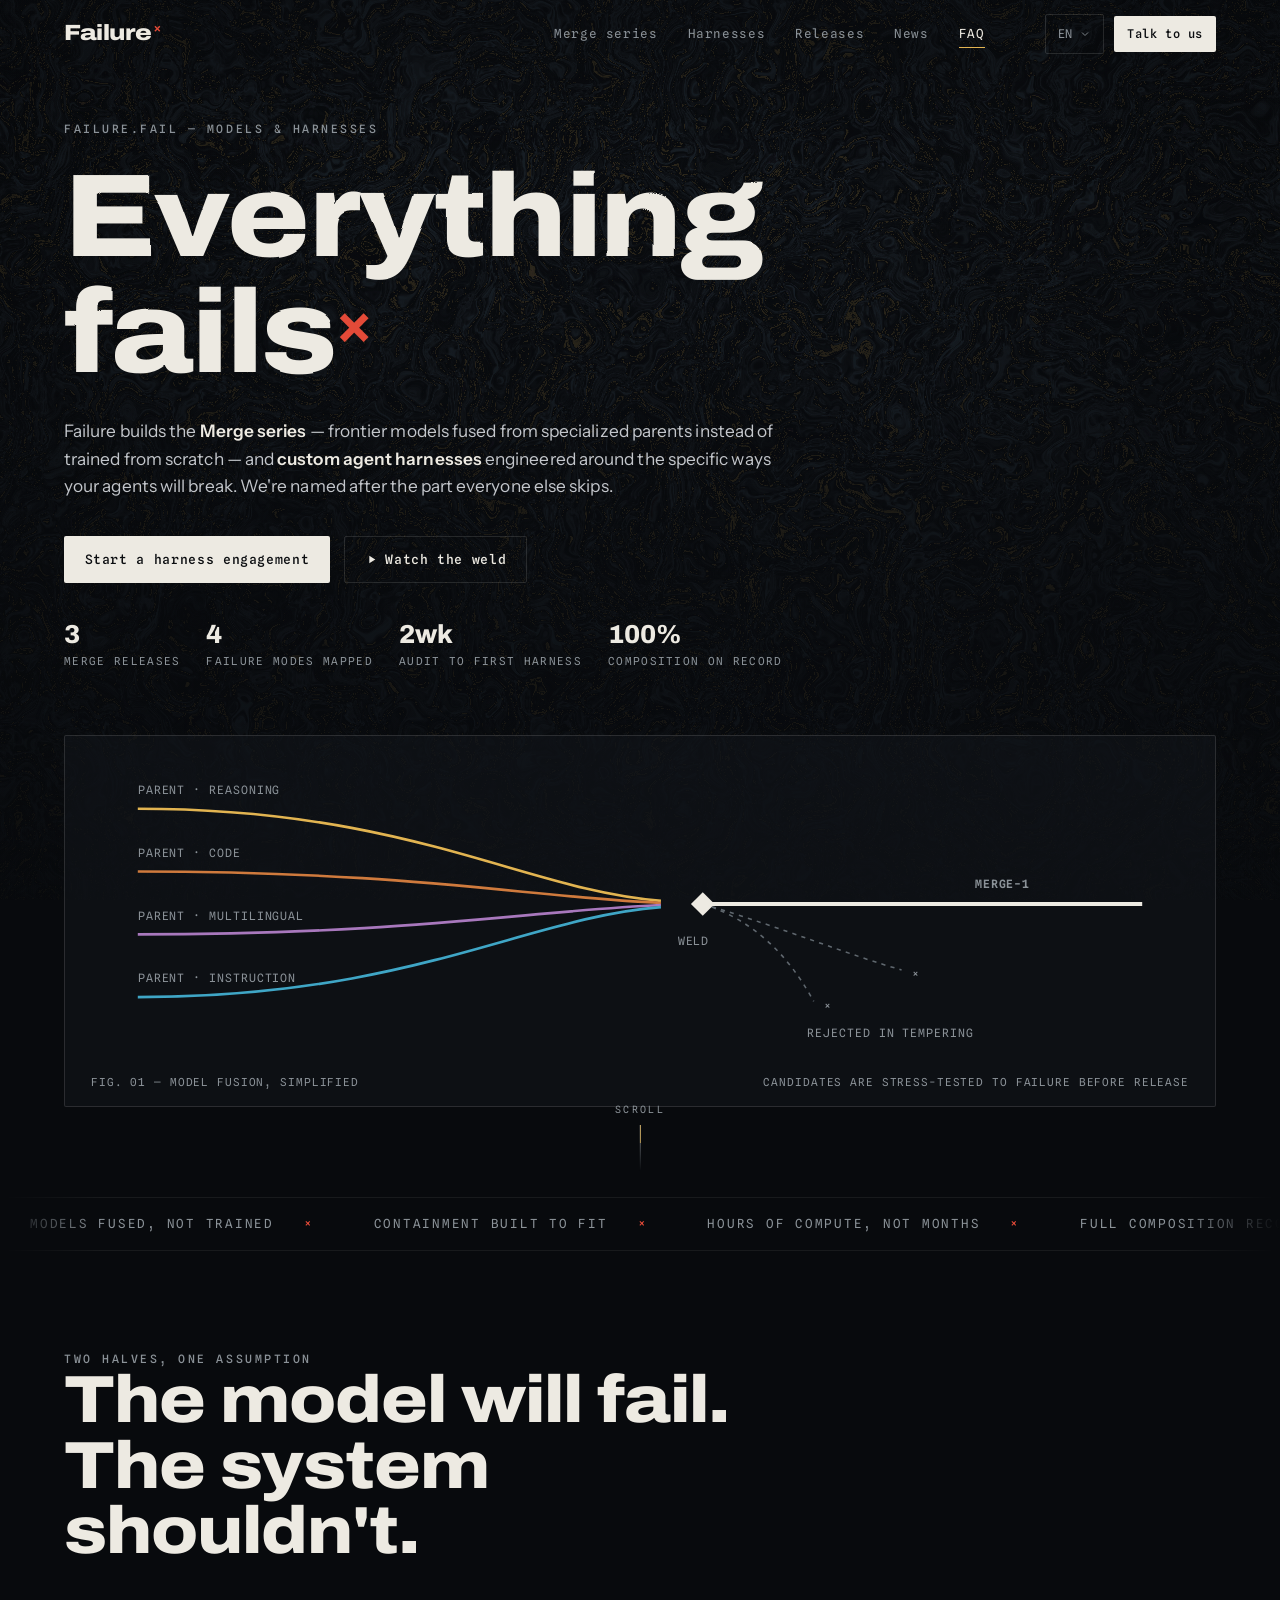
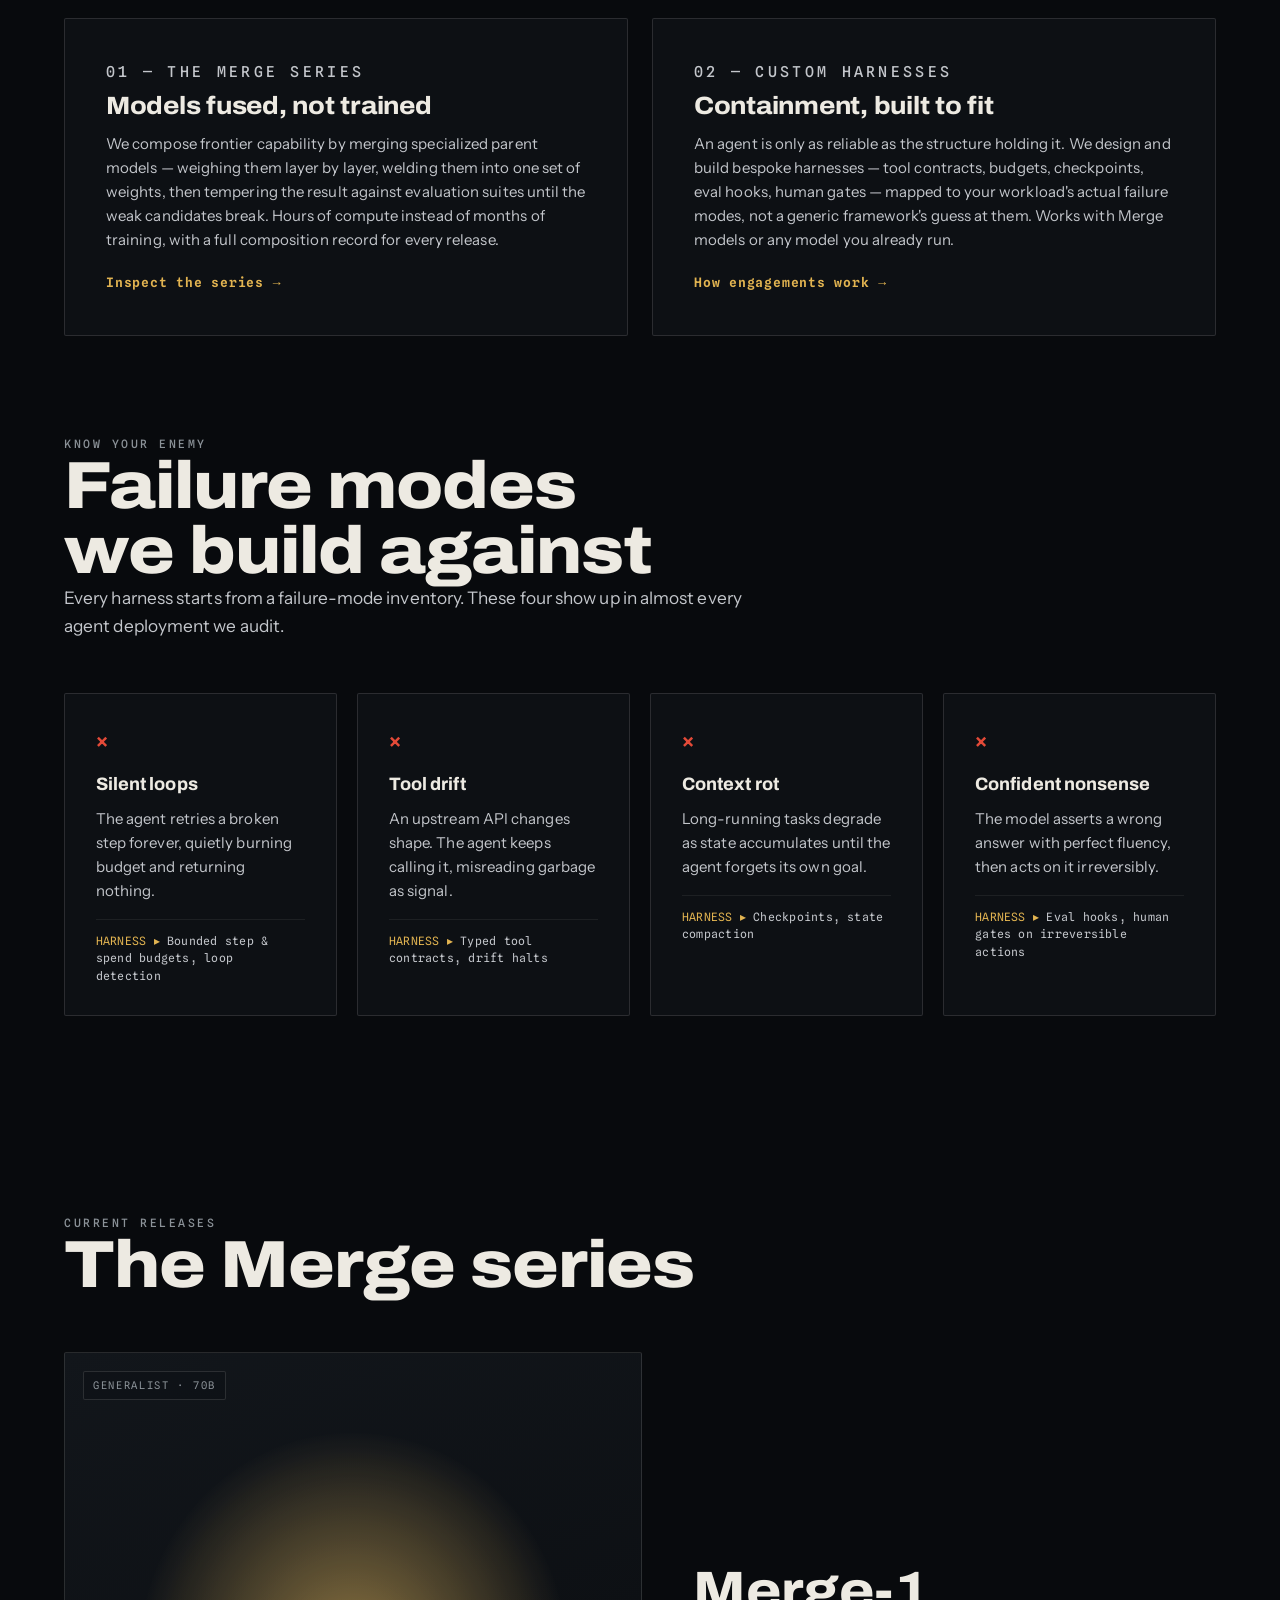
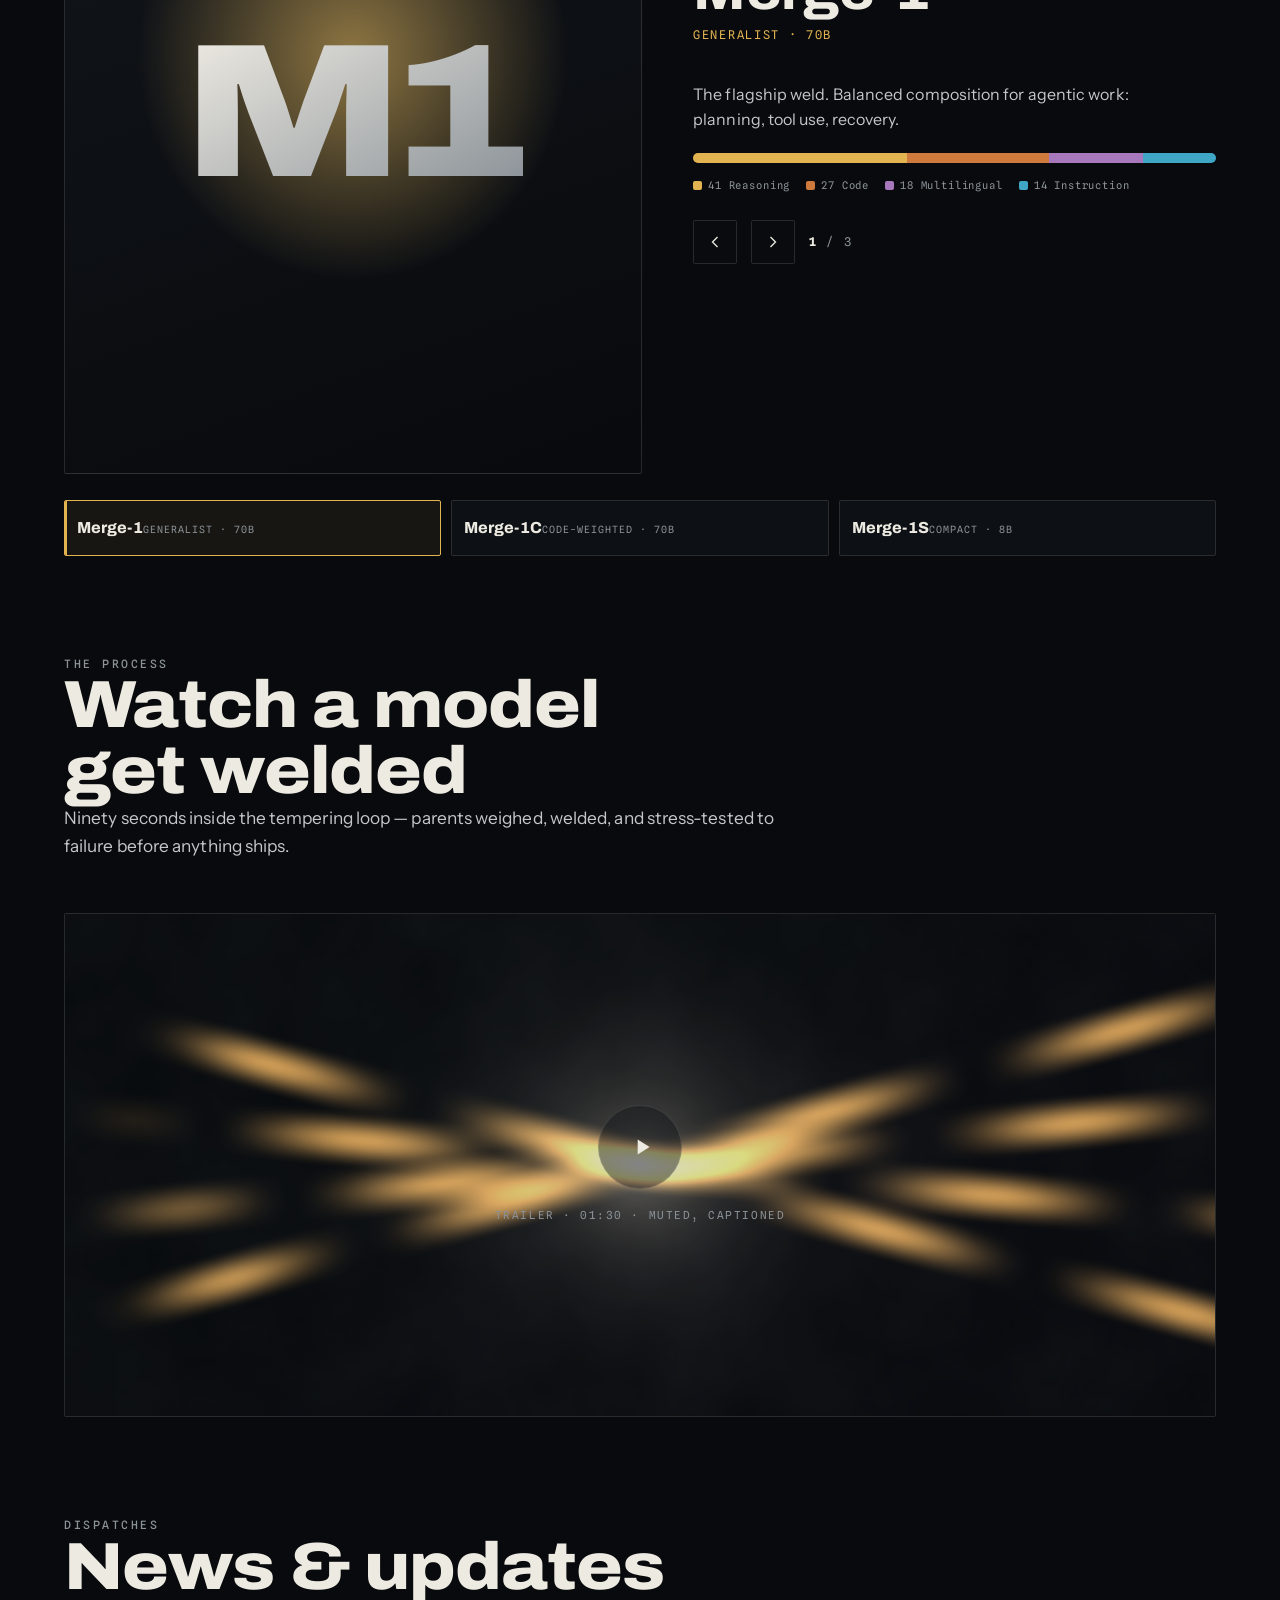
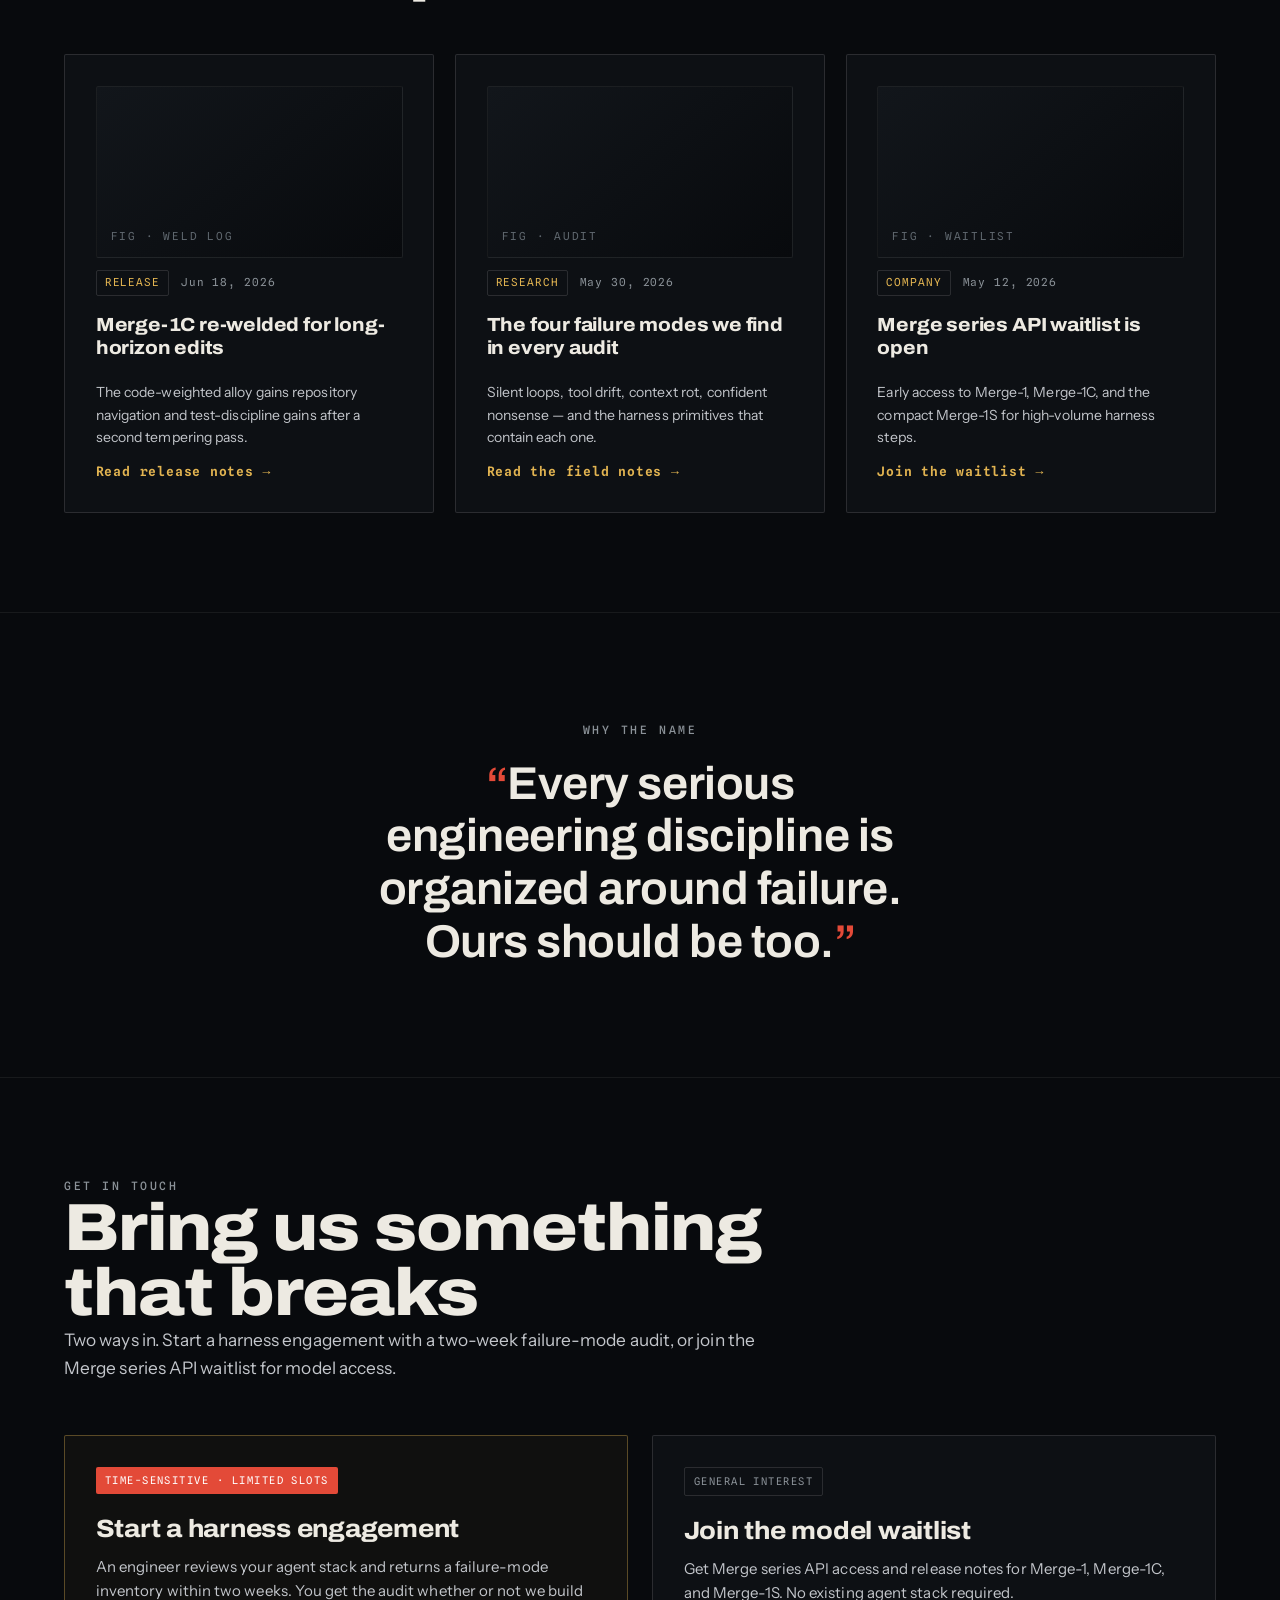
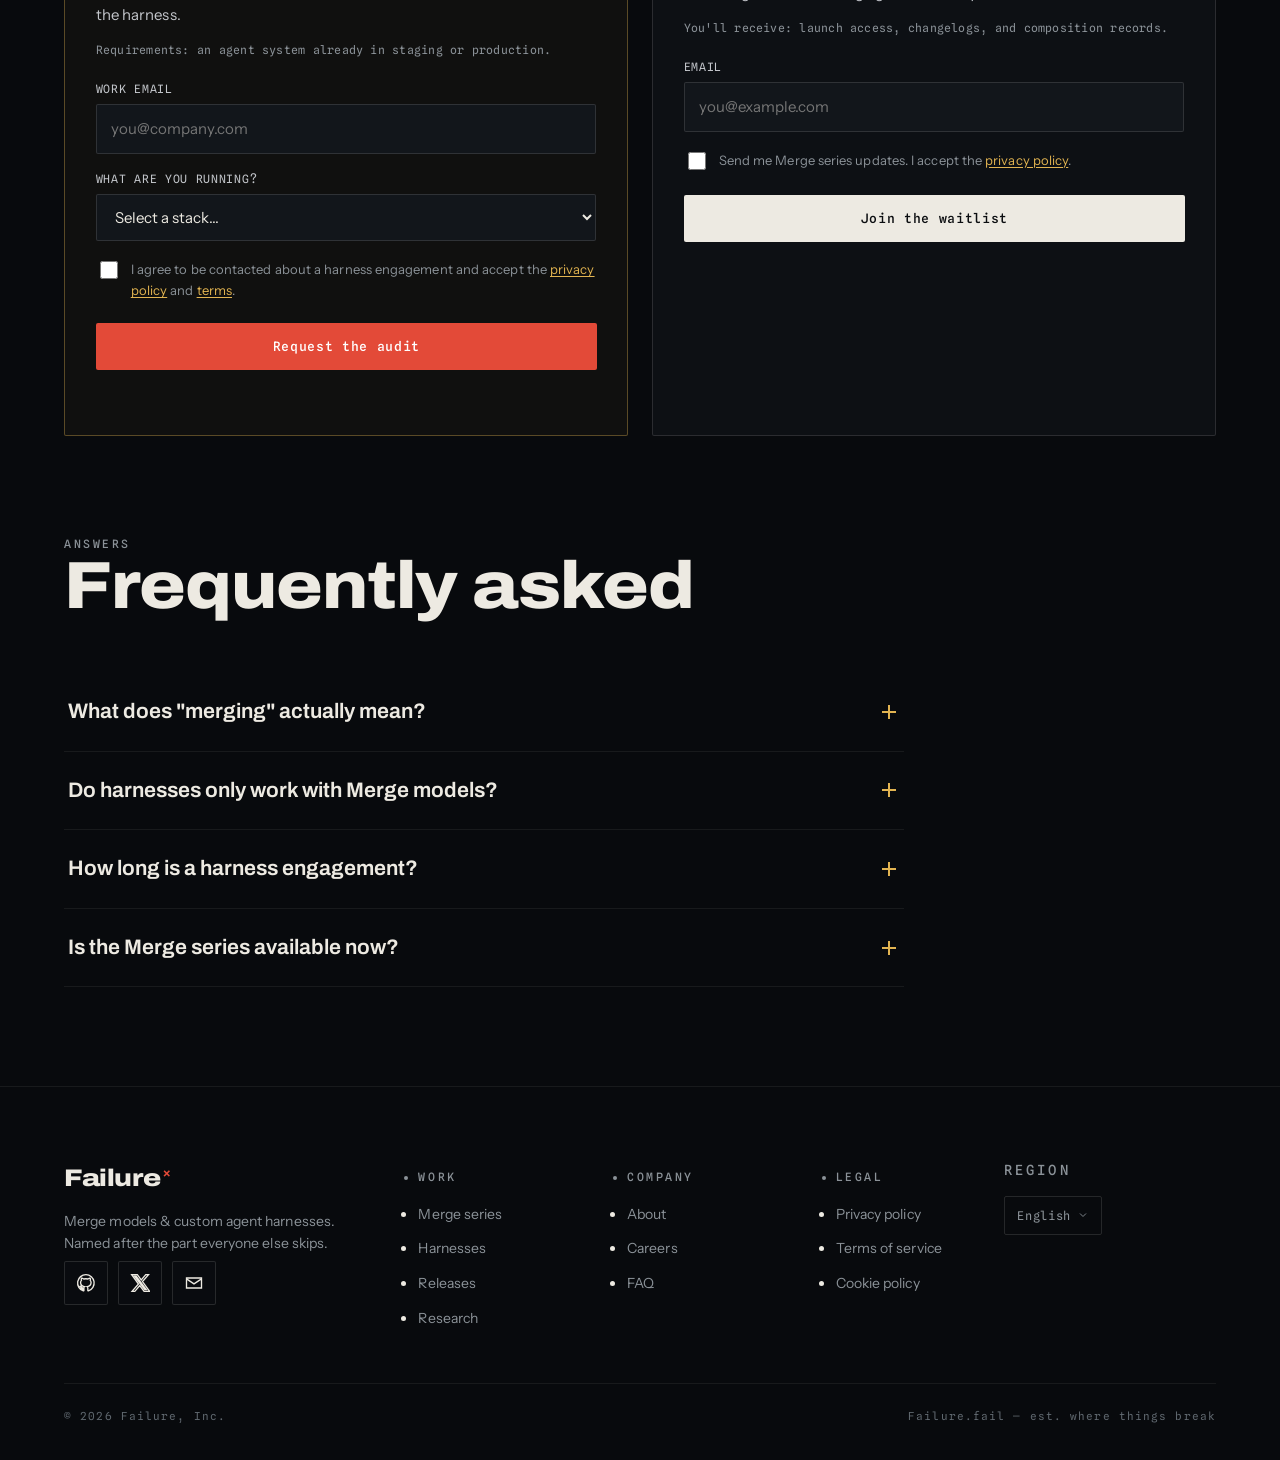
<file: index.html>
<!DOCTYPE html>
<html lang="en">
<head>
<meta charset="UTF-8">
<meta name="viewport" content="width=device-width, initial-scale=1.0, viewport-fit=cover">
<meta name="theme-color" content="#080a0d">
<meta name="description" content="Failure builds the Merge series — frontier models fused from specialized parents — and custom agent harnesses engineered around the specific ways your agents break.">
<title>Failure — Merge models &amp; custom agent harnesses</title>
<link rel="icon" href="data:image/svg+xml,%3Csvg xmlns='http://www.w3.org/2000/svg' viewBox='0 0 32 32'%3E%3Crect width='32' height='32' fill='%23080a0d'/%3E%3Ctext x='16' y='23' font-family='Georgia,serif' font-size='22' font-weight='700' text-anchor='middle' fill='%23e34a38'%3E%D7%3C/text%3E%3C/svg%3E">

<link rel="preconnect" href="https://fonts.googleapis.com">
<link rel="preconnect" href="https://fonts.gstatic.com" crossorigin>
<link href="https://fonts.googleapis.com/css2?family=Archivo:ital,wdth,wght@0,62..125,100..900&family=Instrument+Sans:wght@400;500;600&family=Spline+Sans+Mono:wght@400;500&display=swap" rel="stylesheet">
<link rel="stylesheet" href="tolerance.css">
</head>
<body>

<a class="skip" href="#hero">Skip to content</a>

<!-- WebGL fluid background (populated by webgl.js) -->
<canvas id="fluid" aria-hidden="true"></canvas>
<div class="bg-scrim" aria-hidden="true"></div>

<!-- SVG defs: liquid displacement filter for the hero title -->
<svg width="0" height="0" style="position:absolute" aria-hidden="true" focusable="false">
  <defs>
    <filter id="liquid-filter" x="-20%" y="-20%" width="140%" height="140%">
      <feTurbulence id="liquid-turb" type="fractalNoise" baseFrequency="0.006 0.012"
                    numOctaves="2" seed="7" result="noise"/>
      <feDisplacementMap id="liquid-disp" in="SourceGraphic" in2="noise"
                         scale="0" xChannelSelector="R" yChannelSelector="G"/>
    </filter>
  </defs>
</svg>

<!-- ===================== NAV ===================== -->
<nav class="nav" id="nav" aria-label="Primary">
  <div class="wrap">
    <a class="wordmark" href="#hero" aria-label="Failure — home">Failure<sup class="x">×</sup></a>
    <div class="nav-links" role="list">
      <a href="#series" role="listitem">Merge series</a>
      <a href="#harnesses" role="listitem">Harnesses</a>
      <a href="#showcase" role="listitem">Releases</a>
      <a href="#news" role="listitem">News</a>
      <a href="#faq" role="listitem">FAQ</a>
    </div>
    <div class="nav-actions">
      <div class="lang" data-lang>
        <button class="lang-btn" aria-haspopup="listbox" aria-expanded="false" aria-label="Select language">
          <span data-lang-current>EN</span>
          <svg viewBox="0 0 24 24"><path d="M6 9l6 6 6-6"/></svg>
        </button>
        <ul class="lang-menu" role="listbox" aria-label="Language">
          <li><button role="option" aria-selected="true"  data-lang-code="EN">English<span>EN</span></button></li>
          <li><button role="option" aria-selected="false" data-lang-code="日本語">日本語<span>JA</span></button></li>
          <li><button role="option" aria-selected="false" data-lang-code="Deutsch">Deutsch<span>DE</span></button></li>
          <li><button role="option" aria-selected="false" data-lang-code="Français">Français<span>FR</span></button></li>
        </ul>
      </div>
      <a class="btn small" href="#contact">Talk to us</a>
      <button class="iconbtn menu-trigger" id="menuTrigger" aria-label="Open menu" aria-expanded="false" aria-controls="mobileMenu">
        <svg viewBox="0 0 24 24"><path d="M3 6h18M3 12h18M3 18h18"/></svg>
      </button>
    </div>
  </div>
</nav>

<!-- ===================== MOBILE MENU ===================== -->
<div class="mobile-menu" id="mobileMenu" data-open="false" role="dialog" aria-modal="true" aria-label="Menu">
  <button class="iconbtn mm-close" id="menuClose" aria-label="Close menu">
    <svg viewBox="0 0 24 24"><path d="M6 6l12 12M18 6L6 18"/></svg>
  </button>
  <nav aria-label="Mobile">
    <a href="#series"><span>Merge series</span><span class="idx">01</span></a>
    <a href="#harnesses"><span>Harnesses</span><span class="idx">02</span></a>
    <a href="#showcase"><span>Releases</span><span class="idx">03</span></a>
    <a href="#news"><span>News</span><span class="idx">04</span></a>
    <a href="#faq"><span>FAQ</span><span class="idx">05</span></a>
  </nav>
  <div class="mm-cta">
    <a class="btn" href="#contact">Start a harness engagement</a>
    <a class="btn ghost" href="#showcase">See the Merge series</a>
  </div>
</div>

<main>

<!-- ===================== HERO ===================== -->
<header class="hero" id="hero">
  <div class="wrap">
    <p class="eyebrow" data-hero="1">Failure.fail — models &amp; harnesses</p>
    <h1 class="display" data-hero="2">
      <span class="liquid wobble">Everything</span><br>
      <span class="liquid wobble">fails</span><span class="x-big">×</span>
    </h1>
    <p class="lede" data-hero="3">Failure builds the <strong>Merge series</strong> — frontier models fused
      from specialized parents instead of trained from scratch — and <strong>custom agent
      harnesses</strong> engineered around the specific ways your agents will break. We're named
      after the part everyone else skips.</p>
    <div class="cta" data-hero="4">
      <a class="btn" href="#contact">Start a harness engagement</a>
      <button class="btn ghost" data-open-modal aria-haspopup="dialog">
        <svg class="ico" viewBox="0 0 24 24" aria-hidden="true"><path d="M8 5v14l11-7z"/></svg>
        Watch the weld
      </button>
    </div>
    <div class="hero-status" data-hero="5">
      <div class="stat"><b>3</b><span>Merge releases</span></div>
      <div class="stat"><b>4</b><span>failure modes mapped</span></div>
      <div class="stat"><b>2wk</b><span>audit to first harness</span></div>
      <div class="stat"><b>100%</b><span>composition on record</span></div>
    </div>

    <figure class="fusion reveal" data-hero="6"
      aria-label="Diagram: four parent models fuse into MERGE-1; two rejected candidates are discarded during tempering">
      <svg viewBox="0 0 1080 300" role="img">
        <path class="draw"    d="M60,60  C 320,60  430,138 560,148" fill="none" stroke="#e2b451" stroke-width="2.5"/>
        <path class="draw d2" d="M60,120 C 320,120 430,144 560,150" fill="none" stroke="#cf7a3d" stroke-width="2.5"/>
        <path class="draw d3" d="M60,180 C 320,180 430,158 560,152" fill="none" stroke="#a878bd" stroke-width="2.5"/>
        <path class="draw d4" d="M60,240 C 320,240 430,164 560,154" fill="none" stroke="#3fa6c6" stroke-width="2.5"/>
        <path d="M600,151 C 660,170 690,215 706,244" fill="none" stroke="#5f676e" stroke-width="1.5" stroke-dasharray="4 5"/>
        <path d="M600,151 C 680,175 740,200 790,214" fill="none" stroke="#5f676e" stroke-width="1.5" stroke-dasharray="4 5"/>
        <text x="716" y="252" fill="#e34a38" font-size="15">×</text>
        <text x="800" y="222" fill="#e34a38" font-size="15">×</text>
        <text x="700" y="278">REJECTED IN TEMPERING</text>
        <rect x="592" y="143" width="16" height="16" transform="rotate(45 600 151)" fill="#edeae2"/>
        <path class="draw out" d="M608,151 L 1020,151" fill="none" stroke="#edeae2" stroke-width="4"/>
        <text x="60" y="46">PARENT · REASONING</text>
        <text x="60" y="106">PARENT · CODE</text>
        <text x="60" y="166">PARENT · MULTILINGUAL</text>
        <text x="60" y="226">PARENT · INSTRUCTION</text>
        <text x="860" y="136" fill="#edeae2" font-weight="600">MERGE-1</text>
        <text x="576" y="190">WELD</text>
      </svg>
      <figcaption class="cap"><span>FIG. 01 — MODEL FUSION, SIMPLIFIED</span><span>CANDIDATES ARE STRESS-TESTED TO FAILURE BEFORE RELEASE</span></figcaption>
    </figure>
  </div>

  <div class="scroll-cue" aria-hidden="true">
    <span>Scroll</span>
    <span class="track"></span>
  </div>
</header>

<!-- ===================== STATUS MARQUEE ===================== -->
<div class="marquee" aria-hidden="true">
  <div class="marquee-track">
    <span>Models fused, not trained</span><span>Containment built to fit</span>
    <span>Hours of compute, not months</span><span>Full composition record</span>
    <span>Named after what everyone skips</span>
    <span>Models fused, not trained</span><span>Containment built to fit</span>
    <span>Hours of compute, not months</span><span>Full composition record</span>
    <span>Named after what everyone skips</span>
  </div>
</div>

<!-- ===================== TWO HALVES ===================== -->
<section class="section" id="series">
  <div class="wrap">
    <div class="section-head reveal">
      <p class="eyebrow">Two halves, one assumption</p>
      <h2 class="display">The model will fail.<br>The system shouldn't.</h2>
    </div>
    <div class="halves">
      <div class="card reveal d1">
        <p class="eyebrow">01 — The Merge series</p>
        <h3>Models fused, not trained</h3>
        <p>We compose frontier capability by merging specialized parent models — weighing them
          layer by layer, welding them into one set of weights, then tempering the result against
          evaluation suites until the weak candidates break. Hours of compute instead of months
          of training, with a full composition record for every release.</p>
        <a class="more seam-text" href="#showcase">Inspect the series →</a>
      </div>
      <div class="card reveal d2" id="harnesses">
        <p class="eyebrow">02 — Custom harnesses</p>
        <h3>Containment, built to fit</h3>
        <p>An agent is only as reliable as the structure holding it. We design and build bespoke
          harnesses — tool contracts, budgets, checkpoints, eval hooks, human gates — mapped to
          your workload's actual failure modes, not a generic framework's guess at them. Works
          with Merge models or any model you already run.</p>
        <a class="more seam-text" href="#contact">How engagements work →</a>
      </div>
    </div>
  </div>
</section>

<!-- ===================== FAILURE MODES ===================== -->
<section class="section" style="padding-top:0">
  <div class="wrap">
    <div class="section-head reveal">
      <p class="eyebrow">Know your enemy</p>
      <h2 class="display">Failure modes we build against</h2>
      <p class="lede">Every harness starts from a failure-mode inventory. These four show up in
        almost every agent deployment we audit.</p>
    </div>
    <div class="grid c4">
      <div class="card fail-card reveal d1">
        <span class="x">×</span><b>Silent loops</b>
        <p>The agent retries a broken step forever, quietly burning budget and returning nothing.</p>
        <p class="fix">Bounded step &amp; spend budgets, loop detection</p>
      </div>
      <div class="card fail-card reveal d2">
        <span class="x">×</span><b>Tool drift</b>
        <p>An upstream API changes shape. The agent keeps calling it, misreading garbage as signal.</p>
        <p class="fix">Typed tool contracts, drift halts</p>
      </div>
      <div class="card fail-card reveal d3">
        <span class="x">×</span><b>Context rot</b>
        <p>Long-running tasks degrade as state accumulates until the agent forgets its own goal.</p>
        <p class="fix">Checkpoints, state compaction</p>
      </div>
      <div class="card fail-card reveal d4">
        <span class="x">×</span><b>Confident nonsense</b>
        <p>The model asserts a wrong answer with perfect fluency, then acts on it irreversibly.</p>
        <p class="fix">Eval hooks, human gates on irreversible actions</p>
      </div>
    </div>
  </div>
</section>

<!-- ===================== SHOWCASE CAROUSEL ===================== -->
<section class="section showcase" id="showcase" aria-roledescription="carousel" aria-label="The Merge series">
  <div class="wrap">
    <div class="section-head reveal">
      <p class="eyebrow">Current releases</p>
      <h2 class="display">The Merge series</h2>
    </div>

    <div class="showcase-stage reveal">
      <div class="showcase-visual" aria-live="polite">
        <div class="slide" data-slide="0" aria-hidden="false" style="--accent:var(--straw)">
          <span class="tag">Generalist · 70B</span>
          <span class="aura"></span><span class="glyph">M1</span>
        </div>
        <div class="slide" data-slide="1" aria-hidden="true" style="--accent:var(--bronze)">
          <span class="tag">Code-weighted · 70B</span>
          <span class="aura"></span><span class="glyph">1C</span>
        </div>
        <div class="slide" data-slide="2" aria-hidden="true" style="--accent:var(--peacock)">
          <span class="tag">Compact · 8B</span>
          <span class="aura"></span><span class="glyph">1S</span>
        </div>
      </div>

      <div class="showcase-info">
        <h3 data-info="name">Merge-1</h3>
        <p class="role" data-info="role">Generalist · 70B</p>
        <p data-info="desc">The flagship weld. Balanced composition for agentic work: planning,
          tool use, recovery.</p>

        <div class="comp reveal">
          <div class="comp-bar" data-info="bar"></div>
          <div class="comp-legend" data-info="legend"></div>
        </div>

        <div class="showcase-controls">
          <button class="iconbtn" data-carousel="prev" aria-label="Previous release">
            <svg viewBox="0 0 24 24"><path d="M15 6l-6 6 6 6"/></svg>
          </button>
          <button class="iconbtn" data-carousel="next" aria-label="Next release">
            <svg viewBox="0 0 24 24"><path d="M9 6l6 6-6 6"/></svg>
          </button>
          <span class="count"><b data-carousel="index">1</b> / <span data-carousel="total">3</span></span>
        </div>
      </div>
    </div>

    <div class="thumbs" role="tablist" aria-label="Choose a release">
      <button class="thumb" role="tab" aria-selected="true"  data-thumb="0" style="--accent:var(--straw)">
        <span class="t-name">Merge-1</span><span class="t-role">Generalist · 70B</span>
      </button>
      <button class="thumb" role="tab" aria-selected="false" data-thumb="1" style="--accent:var(--bronze)">
        <span class="t-name">Merge-1C</span><span class="t-role">Code-weighted · 70B</span>
      </button>
      <button class="thumb" role="tab" aria-selected="false" data-thumb="2" style="--accent:var(--peacock)">
        <span class="t-name">Merge-1S</span><span class="t-role">Compact · 8B</span>
      </button>
    </div>
  </div>
</section>

<!-- ===================== MEDIA / TRAILER ===================== -->
<section class="section" style="padding-top:0" id="media">
  <div class="wrap">
    <div class="section-head reveal">
      <p class="eyebrow">The process</p>
      <h2 class="display">Watch a model get welded</h2>
      <p class="lede">Ninety seconds inside the tempering loop — parents weighed, welded, and
        stress-tested to failure before anything ships.</p>
    </div>
    <div class="media reveal" id="mediaPoster">
      <canvas id="mediaCanvas" aria-hidden="true"></canvas>
      <div class="media-inner">
        <button class="play" data-open-modal aria-haspopup="dialog" aria-label="Play the weld trailer">
          <svg viewBox="0 0 24 24" aria-hidden="true"><path d="M8 5v14l11-7z"/></svg>
        </button>
        <p class="runtime">Trailer · 01:30 · muted, captioned</p>
      </div>
    </div>
  </div>
</section>

<!-- ===================== NEWS ===================== -->
<section class="section" style="padding-top:0" id="news">
  <div class="wrap">
    <div class="section-head reveal">
      <p class="eyebrow">Dispatches</p>
      <h2 class="display">News &amp; updates</h2>
    </div>
    <div class="grid c3">
      <article class="news-card card reveal d1">
        <div class="thumb-img"><span class="mono">FIG · WELD LOG</span></div>
        <div class="meta"><span class="cat">Release</span><time datetime="2026-06-18">Jun 18, 2026</time></div>
        <h3>Merge-1C re-welded for long-horizon edits</h3>
        <p>The code-weighted alloy gains repository navigation and test-discipline gains after a
          second tempering pass.</p>
        <a class="rd seam-text" href="#showcase">Read release notes →</a>
      </article>
      <article class="news-card card reveal d2">
        <div class="thumb-img"><span class="mono">FIG · AUDIT</span></div>
        <div class="meta"><span class="cat">Research</span><time datetime="2026-05-30">May 30, 2026</time></div>
        <h3>The four failure modes we find in every audit</h3>
        <p>Silent loops, tool drift, context rot, confident nonsense — and the harness primitives
          that contain each one.</p>
        <a class="rd seam-text" href="#contact">Read the field notes →</a>
      </article>
      <article class="news-card card reveal d3">
        <div class="thumb-img"><span class="mono">FIG · WAITLIST</span></div>
        <div class="meta"><span class="cat">Company</span><time datetime="2026-05-12">May 12, 2026</time></div>
        <h3>Merge series API waitlist is open</h3>
        <p>Early access to Merge-1, Merge-1C, and the compact Merge-1S for high-volume harness
          steps.</p>
        <a class="rd seam-text" href="#contact">Join the waitlist →</a>
      </article>
    </div>
  </div>
</section>

<!-- ===================== BAND QUOTE ===================== -->
<section class="band">
  <div class="wrap reveal">
    <p class="eyebrow">Why the name</p>
    <p class="display">Every serious engineering discipline is organized around failure. Ours should be too.</p>
  </div>
</section>

<!-- ===================== CONVERSION ===================== -->
<section class="section" id="contact">
  <div class="wrap">
    <div class="section-head reveal">
      <p class="eyebrow">Get in touch</p>
      <h2 class="display">Bring us something<br>that breaks</h2>
      <p class="lede">Two ways in. Start a harness engagement with a two-week failure-mode audit,
        or join the Merge series API waitlist for model access.</p>
    </div>

    <div class="convert">
      <!-- PRIMARY: harness engagement -->
      <form class="card primary reveal d1" id="engageForm" novalidate>
        <span class="badge hot">Time-sensitive · limited slots</span>
        <h3>Start a harness engagement</h3>
        <p>An engineer reviews your agent stack and returns a failure-mode inventory within two
          weeks. You get the audit whether or not we build the harness.</p>
        <p class="req">Requirements: an agent system already in staging or production.</p>

        <div class="field">
          <label for="eg-email">Work email</label>
          <input id="eg-email" name="email" type="email" autocomplete="email"
                 inputmode="email" aria-describedby="eg-email-err" placeholder="you@company.com">
          <span class="err" id="eg-email-err" aria-live="polite"></span>
        </div>
        <div class="field">
          <label for="eg-stack">What are you running?</label>
          <select id="eg-stack" name="stack">
            <option value="">Select a stack…</option>
            <option>Merge series</option>
            <option>Frontier API model</option>
            <option>Open-weights, self-hosted</option>
            <option>Mixed / multiple</option>
          </select>
        </div>
        <label class="consent">
          <input type="checkbox" name="consent" aria-describedby="eg-consent-err">
          <span>I agree to be contacted about a harness engagement and accept the
            <a href="#faq">privacy policy</a> and <a href="#faq">terms</a>.</span>
        </label>
        <span class="err" id="eg-consent-err" aria-live="polite"></span>

        <div class="form-actions">
          <button class="btn signal" type="submit">
            <span class="spinner" aria-hidden="true"></span>
            <span class="label">Request the audit</span>
          </button>
          <p class="form-status" data-status aria-live="polite"></p>
        </div>

        <div class="form-success" data-success>
          <div class="chk"><svg viewBox="0 0 24 24" aria-hidden="true"><path d="M4 12l5 5L20 6"/></svg></div>
          <h3>Audit requested</h3>
          <p>Check your inbox — an engineer will reach out within two business days with a scoping call and NDA.</p>
        </div>
      </form>

      <!-- SECONDARY: waitlist -->
      <form class="card reveal d2" id="waitForm" novalidate>
        <span class="badge soft">General interest</span>
        <h3>Join the model waitlist</h3>
        <p>Get Merge series API access and release notes for Merge-1, Merge-1C, and Merge-1S. No
          existing agent stack required.</p>
        <p class="req">You'll receive: launch access, changelogs, and composition records.</p>

        <div class="field">
          <label for="wl-email">Email</label>
          <input id="wl-email" name="email" type="email" autocomplete="email"
                 inputmode="email" aria-describedby="wl-email-err" placeholder="you@example.com">
          <span class="err" id="wl-email-err" aria-live="polite"></span>
        </div>
        <label class="consent">
          <input type="checkbox" name="consent" aria-describedby="wl-consent-err">
          <span>Send me Merge series updates. I accept the <a href="#faq">privacy policy</a>.</span>
        </label>
        <span class="err" id="wl-consent-err" aria-live="polite"></span>

        <div class="form-actions">
          <button class="btn" type="submit">
            <span class="spinner" aria-hidden="true"></span>
            <span class="label">Join the waitlist</span>
          </button>
          <p class="form-status" data-status aria-live="polite"></p>
        </div>

        <div class="form-success" data-success>
          <div class="chk"><svg viewBox="0 0 24 24" aria-hidden="true"><path d="M4 12l5 5L20 6"/></svg></div>
          <h3>You're on the list</h3>
          <p>We'll email you the moment Merge series access opens up. No spam — changelogs only.</p>
        </div>
      </form>
    </div>
  </div>
</section>

<!-- ===================== FAQ ===================== -->
<section class="section" style="padding-top:0" id="faq">
  <div class="wrap">
    <div class="section-head reveal">
      <p class="eyebrow">Answers</p>
      <h2 class="display">Frequently asked</h2>
    </div>
    <div class="faq reveal">
      <div class="faq-item">
        <button class="faq-q" aria-expanded="false" aria-controls="faq-1"><span>What does "merging" actually mean?</span><span class="pm" aria-hidden="true"></span></button>
        <div class="faq-a" id="faq-1"><div class="inner">We combine the weights of several specialized parent models — layer by layer — into a single new set of weights, then temper the result against evaluation suites. No pre-training from scratch; capability is composed and stress-tested in hours of compute rather than months.</div></div>
      </div>
      <div class="faq-item">
        <button class="faq-q" aria-expanded="false" aria-controls="faq-2"><span>Do harnesses only work with Merge models?</span><span class="pm" aria-hidden="true"></span></button>
        <div class="faq-a" id="faq-2"><div class="inner">No. Harnesses are model-agnostic. They wrap Merge models, any frontier API model, or your self-hosted open-weights model. The harness is built around your workload's failure modes, not a specific model.</div></div>
      </div>
      <div class="faq-item">
        <button class="faq-q" aria-expanded="false" aria-controls="faq-3"><span>How long is a harness engagement?</span><span class="pm" aria-hidden="true"></span></button>
        <div class="faq-a" id="faq-3"><div class="inner">Every engagement opens with a two-week failure-mode audit of your existing agent stack. You keep the audit regardless of whether we go on to build the harness. Build timelines depend on scope and are set after the audit.</div></div>
      </div>
      <div class="faq-item">
        <button class="faq-q" aria-expanded="false" aria-controls="faq-4"><span>Is the Merge series available now?</span><span class="pm" aria-hidden="true"></span></button>
        <div class="faq-a" id="faq-4"><div class="inner">Merge-1, Merge-1C, and Merge-1S are released and available through the API waitlist. Join the waitlist above for access, changelogs, and the full composition record for each release.</div></div>
      </div>
    </div>
  </div>
</section>

</main>

<!-- ===================== FOOTER ===================== -->
<footer>
  <div class="wrap">
    <div class="cols">
      <div>
        <span class="wordmark">Failure<sup class="x">×</sup></span>
        <p>Merge models &amp; custom agent harnesses. Named after the part everyone else skips.</p>
        <div class="social">
          <a class="iconbtn" href="#" target="_blank" rel="noopener" aria-label="Failure on GitHub">
            <svg viewBox="0 0 24 24" fill="currentColor" stroke="none"><path d="M12 2A10 10 0 0 0 8.8 21.5c.5.1.7-.2.7-.5v-1.7c-2.8.6-3.4-1.3-3.4-1.3-.5-1.2-1.1-1.5-1.1-1.5-.9-.6.1-.6.1-.6 1 .1 1.5 1 1.5 1 .9 1.5 2.3 1.1 2.9.8.1-.6.3-1.1.6-1.3-2.2-.3-4.6-1.1-4.6-4.9 0-1.1.4-2 1-2.7-.1-.3-.4-1.3.1-2.6 0 0 .8-.3 2.7 1a9.4 9.4 0 0 1 5 0c1.9-1.3 2.7-1 2.7-1 .5 1.3.2 2.3.1 2.6.6.7 1 1.6 1 2.7 0 3.8-2.3 4.6-4.6 4.9.4.3.7.9.7 1.9v2.7c0 .3.2.6.7.5A10 10 0 0 0 12 2z"/></svg>
          </a>
          <a class="iconbtn" href="#" target="_blank" rel="noopener" aria-label="Failure on X">
            <svg viewBox="0 0 24 24" fill="currentColor" stroke="none"><path d="M18.9 2h3.3l-7.2 8.3L23.5 22h-6.6l-5.2-6.8L5.8 22H2.5l7.7-8.8L2 2h6.8l4.7 6.2L18.9 2zm-1.2 18h1.8L7.4 3.9H5.5L17.7 20z"/></svg>
          </a>
          <a class="iconbtn" href="mailto:hello@failure.fail" aria-label="Email Failure">
            <svg viewBox="0 0 24 24"><path d="M3 6h18v12H3z"/><path d="M3 7l9 6 9-6"/></svg>
          </a>
        </div>
      </div>
      <ul>
        <li class="eyebrow">Work</li>
        <li><a href="#series">Merge series</a></li>
        <li><a href="#harnesses">Harnesses</a></li>
        <li><a href="#showcase">Releases</a></li>
        <li><a href="#news">Research</a></li>
      </ul>
      <ul>
        <li class="eyebrow">Company</li>
        <li><a href="#hero">About</a></li>
        <li><a href="#contact">Careers</a></li>
        <li><a href="#faq">FAQ</a></li>
      </ul>
      <ul>
        <li class="eyebrow">Legal</li>
        <li><a href="#faq">Privacy policy</a></li>
        <li><a href="#faq">Terms of service</a></li>
        <li><a href="#faq">Cookie policy</a></li>
      </ul>
      <div>
        <p class="eyebrow" style="margin-bottom:14px">Region</p>
        <div class="lang" data-lang>
          <button class="lang-btn" aria-haspopup="listbox" aria-expanded="false" aria-label="Select language">
            <span data-lang-current>English</span>
            <svg viewBox="0 0 24 24"><path d="M6 9l6 6 6-6"/></svg>
          </button>
          <ul class="lang-menu" role="listbox" aria-label="Language">
            <li><button role="option" aria-selected="true"  data-lang-code="English">English<span>EN</span></button></li>
            <li><button role="option" aria-selected="false" data-lang-code="日本語">日本語<span>JA</span></button></li>
            <li><button role="option" aria-selected="false" data-lang-code="Deutsch">Deutsch<span>DE</span></button></li>
            <li><button role="option" aria-selected="false" data-lang-code="Français">Français<span>FR</span></button></li>
          </ul>
        </div>
      </div>
    </div>
    <div class="legal">
      <span>© 2026 Failure, Inc.</span>
      <span>Failure.fail — est. where things break</span>
    </div>
  </div>
</footer>

<!-- ===================== MEDIA MODAL ===================== -->
<div class="modal-overlay" id="mediaModal" data-open="false">
  <div class="modal" role="dialog" aria-modal="true" aria-labelledby="modalTitle">
    <div class="modal-head">
      <p class="eyebrow" id="modalTitle">Trailer — model fusion, in motion</p>
      <button class="iconbtn" id="modalClose" aria-label="Close video">
        <svg viewBox="0 0 24 24"><path d="M6 6l12 12M18 6L6 18"/></svg>
      </button>
    </div>
    <div class="modal-body">
      <canvas id="trailerCanvas" aria-label="Animated visualization of parent models welding into one"></canvas>
    </div>
    <p class="modal-cap">Captions: parents are weighed layer by layer, welded into one set of
      weights, then tempered against evaluation suites until weak candidates break.</p>
  </div>
</div>

<!-- back to top -->
<button class="iconbtn to-top" id="toTop" aria-label="Back to top">
  <svg viewBox="0 0 24 24"><path d="M12 19V5M6 11l6-6 6 6"/></svg>
</button>

<!-- ===================== SCRIPTS =====================
     GSAP + Three.js (the stack from the teardown), vendored locally under
     /vendor so the site is self-contained and works behind any CSP/egress
     policy. To serve from a CDN instead, swap these paths for:
       gsap:  https://cdnjs.cloudflare.com/ajax/libs/gsap/3.12.5/gsap.min.js
       st:    https://cdnjs.cloudflare.com/ajax/libs/gsap/3.12.5/ScrollTrigger.min.js
       three: https://cdn.jsdelivr.net/npm/three@0.160.0/build/three.module.js  -->
<script src="vendor/gsap.min.js" defer></script>
<script src="vendor/ScrollTrigger.min.js" defer></script>
<script type="importmap">
{ "imports": { "three": "./vendor/three.module.js" } }
</script>
<script type="module" src="webgl.js"></script>
<script src="app.js" defer></script>
</body>
</html>
</file>
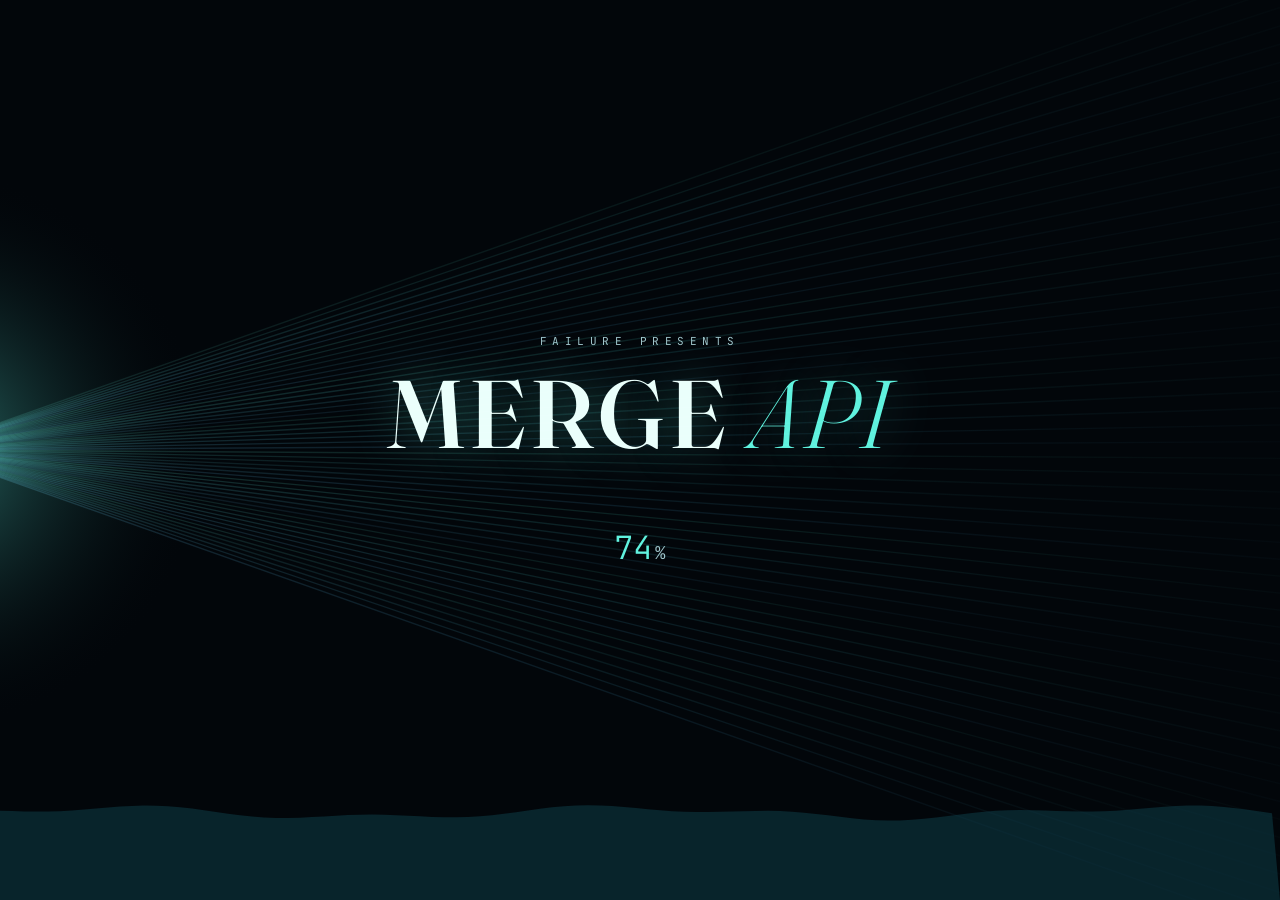
<file: merge-api-landing/index.html>
<!DOCTYPE html>
<html lang="en">
<head>
<meta charset="UTF-8" />
<meta name="viewport" content="width=device-width, initial-scale=1.0, viewport-fit=cover" />
<meta name="description" content="Merge API by FAILURE — one endpoint, an ensemble of specialist AI models deliberating in private and answering as one." />
<title>MERGE API — Five minds. One voice. | FAILURE</title>
<link rel="icon" href="data:image/svg+xml,%3Csvg xmlns='http://www.w3.org/2000/svg' viewBox='0 0 32 32'%3E%3Cpath d='M4 22c4-9 8-9 12 0s8 9 12 0' stroke='%235ef2dd' stroke-width='3' fill='none' stroke-linecap='round'/%3E%3Cpath d='M4 13c4-9 8-9 12 0s8 9 12 0' stroke='%235ef2dd' stroke-width='3' fill='none' stroke-linecap='round' opacity='.45'/%3E%3C/svg%3E" />

<link rel="preconnect" href="https://fonts.googleapis.com" />
<link rel="preconnect" href="https://fonts.gstatic.com" crossorigin />
<link href="https://fonts.googleapis.com/css2?family=Fraunces:ital,opsz,wght@0,9..144,300..900;1,9..144,300..900&family=Outfit:wght@200..700&family=JetBrains+Mono:wght@300..600&display=swap" rel="stylesheet" />

<link rel="stylesheet" href="style.css" />
</head>
<body data-scene="0">

<!-- ══════════════════════ LOADER ══════════════════════ -->
<div id="loader" aria-label="Loading Merge API" role="status">
  <canvas id="loader-canvas" aria-hidden="true"></canvas>
  <div class="loader-hud">
    <div class="loader-brand">
      <span class="loader-house">FAILURE&nbsp;presents</span>
      <h1 class="loader-title">MERGE<span class="loader-thin">&nbsp;API</span></h1>
    </div>
    <div class="loader-meta">
      <span id="loader-role" class="loader-role">waking the architect…</span>
      <span class="loader-pct-wrap"><span id="loader-pct">00</span><em>%</em></span>
    </div>
  </div>
</div>

<!-- ══════════════════════ WEBGL OCEAN ══════════════════════ -->
<canvas id="gl" aria-hidden="true"></canvas>
<div class="scrim" aria-hidden="true"></div>

<!-- ══════════════════════ HEADER ══════════════════════ -->
<header class="site-head" id="site-head">
  <a class="brand" href="#surface" data-goto="0" aria-label="Merge API — home">
    <span class="brand-sigil" aria-hidden="true">
      <svg viewBox="0 0 32 32" width="30" height="30" fill="none">
        <path d="M4 22c4-9 8-9 12 0s8 9 12 0" stroke="currentColor" stroke-width="2" stroke-linecap="round"/>
        <path d="M4 13c4-9 8-9 12 0s8 9 12 0" stroke="currentColor" stroke-width="2" stroke-linecap="round" opacity=".45"/>
      </svg>
    </span>
    <span class="brand-word">MERGE<b>API</b><i>by failure</i></span>
  </a>

  <nav class="head-nav" aria-label="Sections">
    <a href="#descent"   data-goto="1">How&nbsp;it&nbsp;thinks</a>
    <a href="#currents"  data-goto="2">Models</a>
    <a href="#depths"    data-goto="3">Platform</a>
    <a href="#emergence" data-goto="4">Access</a>
  </nav>

  <div class="head-tools">
    <a class="btn btn-key" href="#emergence" data-goto="4">
      <span>Get&nbsp;API&nbsp;Key</span>
      <svg viewBox="0 0 24 24" width="14" height="14" fill="none" aria-hidden="true"><path d="M5 12h13m-5-6 6 6-6 6" stroke="currentColor" stroke-width="2" stroke-linecap="round" stroke-linejoin="round"/></svg>
    </a>
    <button class="burger" id="burger" aria-label="Open menu" aria-expanded="false" aria-controls="mobile-menu">
      <span></span><span></span>
    </button>
  </div>
</header>

<!-- ══════════════════════ MOBILE MENU ══════════════════════ -->
<div class="mobile-menu" id="mobile-menu" aria-hidden="true">
  <nav aria-label="Mobile sections">
    <a href="#surface"   data-goto="0"><i>00</i>Surface</a>
    <a href="#descent"   data-goto="1"><i>01</i>How it thinks</a>
    <a href="#currents"  data-goto="2"><i>02</i>Models</a>
    <a href="#depths"    data-goto="3"><i>03</i>Platform</a>
    <a href="#emergence" data-goto="4"><i>04</i>Access</a>
  </nav>
  <a class="btn btn-key big" href="#emergence" data-goto="4">Get API Key</a>
  <p class="menu-foot">FAILURE&nbsp;·&nbsp;failure.fail</p>
</div>

<!-- ══════════════════════ SCENES ══════════════════════ -->
<main id="scenes">

  <!-- ─────────── 00 · SURFACE / HERO ─────────── -->
  <section class="scene scene-hero" id="surface" data-index="0" aria-label="Merge API — introduction">
    <div class="scene-inner">
      <div class="hero-stack">
        <p class="eyebrow reveal" style="--d:.05s"><b>FAILURE</b> presents · OpenAI-compatible orchestration</p>
        <h1 class="hero-title" aria-label="Merge API">
          <span class="line reveal" style="--d:.14s">MERGE</span>
          <span class="line line-italic reveal" style="--d:.26s">API</span>
        </h1>
        <p class="hero-tag reveal" style="--d:.4s">Five minds. <em>One voice.</em></p>
        <p class="hero-copy reveal" style="--d:.5s">
          One endpoint. Beneath it, an ensemble of specialist models — architect,
          implementer, critic, researcher — deliberating in private and surfacing
          as a single, synthesized answer.
        </p>
        <div class="cta-row reveal" style="--d:.62s">
          <a class="btn btn-primary" href="#emergence" data-goto="4"><span>Get API Access</span></a>
          <a class="btn btn-ghost" href="#descent" data-goto="1">
            <svg viewBox="0 0 24 24" width="15" height="15" fill="none" aria-hidden="true"><path d="M12 4v13m0 0 5-5m-5 5-5-5" stroke="currentColor" stroke-width="2" stroke-linecap="round" stroke-linejoin="round"/></svg>
            <span>See how it thinks</span>
          </a>
        </div>
        <ul class="chip-row reveal" style="--d:.74s" aria-label="Highlights">
          <li><code>POST /v1/chat/completions</code></li>
          <li>Edge-deployed</li>
          <li>Streaming-first</li>
        </ul>
      </div>
    </div>
  </section>

  <!-- ─────────── 01 · DESCENT / HOW IT WORKS ─────────── -->
  <section class="scene scene-descent" id="descent" data-index="1" aria-label="How Merge API thinks">
    <div class="scene-inner">
      <header class="scene-head">
        <p class="eyebrow reveal" style="--d:.05s">01 — The Descent</p>
        <h2 class="scene-title reveal" style="--d:.14s">Beneath the <em>surface</em></h2>
        <p class="scene-copy reveal" style="--d:.24s">
          Every request is split into private, role-labeled <b>notes</b> — no cross-talk,
          no averaging, no voting. Each specialist works alone; a judge reads everything
          and speaks for the ensemble.
        </p>
      </header>

      <ol class="role-grid" aria-label="Specialist roles">
        <li class="role-card reveal" style="--d:.3s">
          <span class="role-num">n·01</span>
          <h3>The Architect</h3>
          <p>Maps constraints, edge cases and the shape of the approach before a line is written.</p>
          <code>diffusion-gemma</code>
        </li>
        <li class="role-card reveal" style="--d:.4s">
          <span class="role-num">n·02</span>
          <h3>The Implementer</h3>
          <p>Concrete code, exact edits, syntax risks — the hands that build the thing.</p>
          <code>kimi-k2.7</code>
        </li>
        <li class="role-card reveal" style="--d:.5s">
          <span class="role-num">n·03</span>
          <h3>The Researcher</h3>
          <p>Current-info duty: live dependency versions, docs and external facts, in real time.</p>
          <code>sonar</code>
        </li>
        <li class="role-card reveal" style="--d:.6s">
          <span class="role-num">n·04</span>
          <h3>The Critic</h3>
          <p>Hunts mistakes, simpler alternatives and security holes before you ever see them.</p>
          <code>gpt-5.5</code>
        </li>
      </ol>

      <p class="flow-line reveal" style="--d:.72s" aria-label="Pipeline">
        <span>4 private notes</span><i>→</i><span>1 judge <code>opus-4.8</code></span><i>→</i><b>your answer</b>
      </p>
    </div>
  </section>

  <!-- ─────────── 02 · CURRENTS / MODELS ─────────── -->
  <section class="scene scene-currents" id="currents" data-index="2" aria-label="Merge API models">
    <div class="scene-inner">
      <header class="scene-head">
        <p class="eyebrow reveal" style="--d:.05s">02 — The Currents</p>
        <h2 class="scene-title reveal" style="--d:.14s">Three <em>currents</em>, one ocean</h2>
        <p class="scene-copy reveal" style="--d:.24s">
          Point your existing OpenAI client at a different sea. Same schema,
          three temperaments.
        </p>
      </header>

      <div class="model-row" role="list">
        <article class="model-card reveal" style="--d:.32s" role="listitem">
          <span class="model-badge">default</span>
          <h3><code>orchestrator</code></h3>
          <p class="model-sub">The vibe-coding profile. Balanced depth for everyday builds.</p>
          <ul>
            <li><i>notes</i>Diffusion&nbsp;Gemma · Kimi&nbsp;K2.7 · Sonar · GPT-5.5</li>
            <li><i>judge</i>Opus-4.8</li>
            <li><i>net</i>6-deep fallback chain</li>
          </ul>
        </article>

        <article class="model-card is-premium reveal" style="--d:.44s" role="listitem">
          <span class="model-badge">premium</span>
          <h3><code>zandy-merge-aiko</code></h3>
          <p class="model-sub">The deep current. Frontier note models for the hardest work.</p>
          <ul>
            <li><i>notes</i>GPT-5.5 · Sonar · Kimi&nbsp;K2.7 · Grok-4.3</li>
            <li><i>judge</i>Opus-4.8</li>
            <li><i>net</i>challenge-everything critic pass</li>
          </ul>
        </article>

        <article class="model-card reveal" style="--d:.56s" role="listitem">
          <span class="model-badge is-fast">3× faster</span>
          <h3><code>zandy-merge-fast</code></h3>
          <p class="model-sub">The riptide. Cerebras inference, 15-second ceilings.</p>
          <ul>
            <li><i>notes</i>Gemma-4&nbsp;31B · GLM-4.7 · GPT-OSS&nbsp;120B</li>
            <li><i>judge</i>Mercury-2</li>
            <li><i>net</i>built for IDE &amp; chat latency</li>
          </ul>
        </article>
      </div>
    </div>
  </section>

  <!-- ─────────── 03 · DEPTHS / PLATFORM ─────────── -->
  <section class="scene scene-depths" id="depths" data-index="3" aria-label="Platform features">
    <div class="scene-inner">
      <header class="scene-head">
        <p class="eyebrow reveal" style="--d:.05s">03 — The Depths</p>
        <h2 class="scene-title reveal" style="--d:.14s">Forged in the <em>deep</em></h2>
        <p class="scene-copy reveal" style="--d:.24s">
          Luminous infrastructure under crushing pressure — running at the edge,
          in 300+ cities, with no cold starts.
        </p>
      </header>

      <ul class="feature-grid">
        <li class="feature reveal" style="--d:.3s">
          <i aria-hidden="true">◍</i><h3>Streaming progress</h3>
          <p>Live orchestration events — <code>note_start</code>, <code>output_done</code>, heartbeats — keep clients warm while the ensemble deliberates.</p>
        </li>
        <li class="feature reveal" style="--d:.38s">
          <i aria-hidden="true">⌾</i><h3>Tool-aware</h3>
          <p>Full function calling. Notes reason in private; only the judge sees your tools schema and emits validated calls.</p>
        </li>
        <li class="feature reveal" style="--d:.46s">
          <i aria-hidden="true">⟗</i><h3>Fallback chains</h3>
          <p>If the judge drowns, the next one surfaces — six deep, ending at raw note recovery. Failure is a feature here.</p>
        </li>
        <li class="feature reveal" style="--d:.54s">
          <i aria-hidden="true">⬡</i><h3>Edge-native</h3>
          <p>Cloudflare Workers + KV. Distributed rate-limit state, provider pacing, zero servers to babysit.</p>
        </li>
        <li class="feature reveal" style="--d:.62s">
          <i aria-hidden="true">≋</i><h3>Zero-downtime config</h3>
          <p>Re-shape the whole ensemble with one JSON override — new providers, new roles, no redeploy.</p>
        </li>
        <li class="feature reveal" style="--d:.7s">
          <i aria-hidden="true">◒</i><h3>Silent resilience</h3>
          <p>A drowned note never sinks the answer. Orchestration continues on every current that survives.</p>
        </li>
      </ul>
    </div>
  </section>

  <!-- ─────────── 04 · EMERGENCE / CTA ─────────── -->
  <section class="scene scene-emergence" id="emergence" data-index="4" aria-label="Get access">
    <div class="scene-inner">
      <div class="emerge-grid">
        <div class="emerge-copy">
          <p class="eyebrow reveal" style="--d:.05s">04 — The Emergence</p>
          <h2 class="scene-title reveal" style="--d:.14s">One voice <em>emerges</em></h2>
          <p class="scene-copy reveal" style="--d:.24s">
            Drop-in compatible with every OpenAI client you already run.
            Change one base URL; gain five minds.
          </p>

          <form class="signup reveal" style="--d:.36s" id="signup" novalidate>
            <label for="email">Join the early-access tide</label>
            <div class="signup-row">
              <input id="email" name="email" type="email" required
                     placeholder="you@failure.fail" autocomplete="email" />
              <button class="btn btn-primary" type="submit"><span>Request key</span></button>
            </div>
            <p class="signup-note" id="signup-note" aria-live="polite">Free while in beta · no card · keys issued weekly.</p>
          </form>
        </div>

        <figure class="code-card reveal" style="--d:.3s">
          <figcaption><span class="dot"></span><span class="dot"></span><span class="dot"></span><em>first_contact.sh</em></figcaption>
<pre><code><span class="c"># same client, deeper water</span>
curl https://api.failure.fail/v1/chat/completions \
  -H <span class="s">"Authorization: Bearer $MERGE_KEY"</span> \
  -d <span class="s">'{
    "model": "orchestrator",
    "stream": true,
    "messages": [{
      "role": "user",
      "content": "Build me something honest."
    }]
  }'</span></code></pre>
        </figure>
      </div>

      <footer class="site-foot reveal" style="--d:.5s">
        <p class="foot-brand">FAILURE<i>fail forward.</i></p>
        <nav aria-label="Legal">
          <a href="#" rel="noopener">Privacy</a>
          <a href="#" rel="noopener">Terms</a>
          <a href="#" rel="noopener">Status</a>
          <a href="#" rel="noopener">Docs</a>
        </nav>
        <p class="foot-copy">© 2026 FAILURE · failure.fail — a demo experience</p>
      </footer>
    </div>
  </section>
</main>

<!-- ══════════════════════ PAGINATION ══════════════════════ -->
<nav class="paginator" id="paginator" aria-label="Scene navigation">
  <button data-goto="0" aria-label="Go to Surface"><i></i><span>Surface</span></button>
  <button data-goto="1" aria-label="Go to Descent"><i></i><span>Descent</span></button>
  <button data-goto="2" aria-label="Go to Currents"><i></i><span>Currents</span></button>
  <button data-goto="3" aria-label="Go to Depths"><i></i><span>Depths</span></button>
  <button data-goto="4" aria-label="Go to Emergence"><i></i><span>Emergence</span></button>
</nav>

<!-- scene counter + scroll cue -->
<div class="hud-left" aria-hidden="true">
  <span id="hud-index">00</span>
  <span class="hud-bar"><b id="hud-fill"></b></span>
  <span>04</span>
</div>
<div class="scroll-cue" id="scroll-cue" aria-hidden="true">
  <span>scroll to descend</span><i></i>
</div>

<script src="script.js" defer></script>
</body>
</html>
</file>
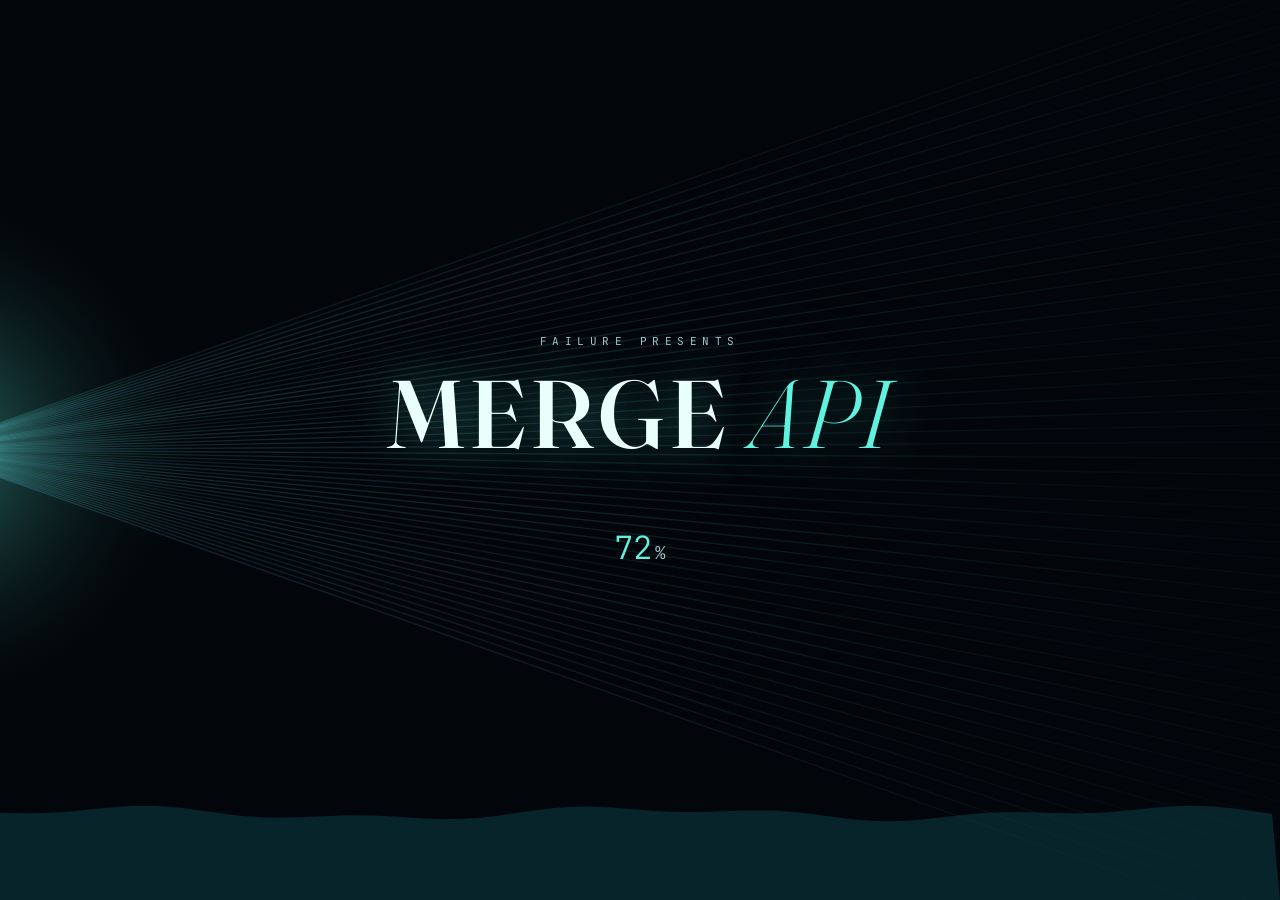
<file: merge-api-landing/standalone.html>
<!DOCTYPE html>
<html lang="en">
<head>
<meta charset="UTF-8" />
<meta name="viewport" content="width=device-width, initial-scale=1.0, viewport-fit=cover" />
<meta name="description" content="Merge API by FAILURE — one endpoint, an ensemble of specialist AI models deliberating in private and answering as one." />
<title>MERGE API — Five minds. One voice. | FAILURE</title>
<link rel="icon" href="data:image/svg+xml,%3Csvg xmlns='http://www.w3.org/2000/svg' viewBox='0 0 32 32'%3E%3Cpath d='M4 22c4-9 8-9 12 0s8 9 12 0' stroke='%235ef2dd' stroke-width='3' fill='none' stroke-linecap='round'/%3E%3Cpath d='M4 13c4-9 8-9 12 0s8 9 12 0' stroke='%235ef2dd' stroke-width='3' fill='none' stroke-linecap='round' opacity='.45'/%3E%3C/svg%3E" />

<link rel="preconnect" href="https://fonts.googleapis.com" />
<link rel="preconnect" href="https://fonts.gstatic.com" crossorigin />
<link href="https://fonts.googleapis.com/css2?family=Fraunces:ital,opsz,wght@0,9..144,300..900;1,9..144,300..900&family=Outfit:wght@200..700&family=JetBrains+Mono:wght@300..600&display=swap" rel="stylesheet" />

<style>
/* ═══════════════════════════════════════════════════════════════
   MERGE API — abyssal orchestration
   display: Fraunces · body: Outfit · code: JetBrains Mono
   ═══════════════════════════════════════════════════════════════ */

:root{
  --ink:        #02060a;
  --abyss:      #041019;
  --mid:        #0a2331;
  --foam:       #eafffb;
  --mist:       #9fc4c9;
  --cyan:       #5ef2dd;
  --cyan-deep:  #12b3a6;
  --sand:       #f4c98a;
  --coral:      #ff9d7a;

  --font-disp: "Fraunces", "Iowan Old Style", serif;
  --font-body: "Outfit", "Avenir Next", sans-serif;
  --font-mono: "JetBrains Mono", "SFMono-Regular", monospace;

  --head-h: clamp(64px, 9vh, 84px);
  --pad-x: clamp(20px, 5.5vw, 96px);
  --ease-out: cubic-bezier(.16, 1, .3, 1);
  --ease-io:  cubic-bezier(.65, 0, .35, 1);
}

*,*::before,*::after{ box-sizing:border-box; margin:0; padding:0; }

html{ height:100%; }
body{
  height:100dvh;
  overflow:hidden;
  background:var(--ink);
  color:var(--foam);
  font-family:var(--font-body);
  font-weight:300;
  line-height:1.6;
  letter-spacing:.01em;
  -webkit-font-smoothing:antialiased;
  overscroll-behavior:none;
}

::selection{ background:var(--cyan); color:var(--ink); }

a{ color:inherit; text-decoration:none; }
button{ font:inherit; color:inherit; background:none; border:0; cursor:pointer; }
img{ max-width:100%; display:block; }
em{ font-style:italic; }

:focus-visible{
  outline:2px solid var(--cyan);
  outline-offset:3px;
  border-radius:2px;
}

/* ═════════════════ WEBGL CANVAS + SCRIM ═════════════════ */

#gl{
  position:fixed; inset:0;
  width:100%; height:100%;
  z-index:1;
  display:block;
}

.scrim{
  position:fixed; inset:0; z-index:2;
  pointer-events:none;
  background:
    linear-gradient(180deg, rgba(2,6,10,.62) 0%, rgba(2,6,10,0) 26%, rgba(2,6,10,0) 55%, rgba(2,6,10,.7) 100%),
    radial-gradient(120% 90% at 18% 62%, rgba(2,8,14,.52) 0%, rgba(2,8,14,0) 55%);
}

/* ═════════════════ LOADER ═════════════════ */

#loader{
  position:fixed; inset:0; z-index:100;
  background:var(--ink);
  display:grid; place-items:center;
  transition:opacity .9s var(--ease-io), visibility 0s .9s;
}
#loader.is-done{ opacity:0; visibility:hidden; pointer-events:none; }

#loader-canvas{ position:absolute; inset:0; width:100%; height:100%; }

.loader-hud{
  position:relative; z-index:2;
  text-align:center;
  display:flex; flex-direction:column; align-items:center; gap:clamp(18px,4vh,34px);
  mix-blend-mode:screen;
}
.loader-house{
  font-family:var(--font-mono);
  font-size:11px; font-weight:400;
  letter-spacing:.5em; text-indent:.5em;
  text-transform:uppercase;
  color:var(--mist);
}
.loader-title{
  font-family:var(--font-disp);
  font-weight:560;
  font-size:clamp(2.6rem, 9vw, 6rem);
  letter-spacing:.04em;
  line-height:1;
  margin-top:12px;
  color:var(--foam);
  text-shadow:0 0 46px rgba(94,242,221,.35);
}
.loader-thin{ font-weight:300; font-style:italic; color:var(--cyan); }

.loader-meta{
  display:flex; flex-direction:column; align-items:center; gap:8px;
  font-family:var(--font-mono);
}
.loader-role{
  font-size:12px; letter-spacing:.18em; text-transform:uppercase;
  color:var(--mist); min-height:1.4em;
  transition:opacity .3s;
}
.loader-role.is-swap{ opacity:0; }
.loader-pct-wrap{
  font-size:clamp(1.4rem, 3.4vw, 2rem);
  font-weight:300; color:var(--cyan);
  font-variant-numeric:tabular-nums;
}
.loader-pct-wrap em{ font-style:normal; font-size:.55em; color:var(--mist); margin-left:2px; }

/* ═════════════════ HEADER ═════════════════ */

.site-head{
  position:fixed; inset:0 0 auto 0; z-index:40;
  height:var(--head-h);
  padding:0 var(--pad-x);
  display:flex; align-items:center; justify-content:space-between; gap:24px;
  opacity:0; transform:translateY(-14px);
  transition:opacity .8s var(--ease-out) .15s, transform .8s var(--ease-out) .15s;
}
body.is-ready .site-head{ opacity:1; transform:none; }
.site-head::before{
  content:""; position:absolute; inset:0; z-index:-1;
  background:linear-gradient(180deg, rgba(2,6,10,.55), rgba(2,6,10,0));
  backdrop-filter:blur(2px);
  -webkit-backdrop-filter:blur(2px);
  mask-image:linear-gradient(180deg,#000 55%,transparent);
  -webkit-mask-image:linear-gradient(180deg,#000 55%,transparent);
}

.brand{ display:flex; align-items:center; gap:12px; }
.brand-sigil{ color:var(--cyan); display:grid; place-items:center; filter:drop-shadow(0 0 8px rgba(94,242,221,.5)); }
.brand-word{
  font-family:var(--font-disp);
  font-size:1.06rem; font-weight:600; letter-spacing:.12em;
  display:flex; align-items:baseline; gap:1px;
  position:relative;
}
.brand-word b{ font-weight:300; font-style:italic; color:var(--cyan); letter-spacing:.06em; }
.brand-word i{
  position:absolute; left:1px; top:100%;
  font-family:var(--font-mono); font-style:normal;
  font-size:8.5px; letter-spacing:.34em; text-transform:uppercase;
  color:var(--mist); white-space:nowrap;
}

.head-nav{ display:flex; gap:clamp(18px,3vw,42px); }
.head-nav a{
  position:relative;
  font-size:.82rem; font-weight:400;
  letter-spacing:.22em; text-transform:uppercase;
  color:var(--mist);
  padding:6px 0;
  transition:color .3s;
}
.head-nav a::after{
  content:""; position:absolute; left:0; bottom:0;
  width:100%; height:1px;
  background:linear-gradient(90deg, var(--cyan), transparent);
  transform:scaleX(0); transform-origin:left;
  transition:transform .45s var(--ease-out);
}
.head-nav a:hover, .head-nav a.is-active{ color:var(--foam); }
.head-nav a:hover::after, .head-nav a.is-active::after{ transform:scaleX(1); }

.head-tools{ display:flex; align-items:center; gap:16px; }

/* burger */
.burger{
  width:44px; height:44px;
  display:none; flex-direction:column; align-items:center; justify-content:center; gap:7px;
}
.burger span{
  width:24px; height:1.5px; background:var(--foam);
  transition:transform .4s var(--ease-out), width .3s;
}
.burger span:last-child{ width:15px; align-self:flex-end; margin-right:10px; }
body.menu-open .burger span:first-child{ transform:translateY(4.25px) rotate(45deg); }
body.menu-open .burger span:last-child{ width:24px; margin:0; transform:translateY(-4.25px) rotate(-45deg); }

/* ═════════════════ BUTTONS ═════════════════ */

.btn{
  position:relative;
  display:inline-flex; align-items:center; justify-content:center; gap:10px;
  font-family:var(--font-mono);
  font-size:.78rem; font-weight:500;
  letter-spacing:.22em; text-indent:.22em; text-transform:uppercase;
  padding:1.05em 1.9em;
  border-radius:2px;
  transition:transform .35s var(--ease-out), box-shadow .35s, background-color .35s, color .35s;
  overflow:hidden;
  white-space:nowrap;
}
.btn:active{ transform:scale(.97); }

.btn-primary{
  background:var(--cyan);
  color:var(--ink);
  box-shadow:0 0 0 1px rgba(94,242,221,.4), 0 8px 34px rgba(94,242,221,.28);
}
.btn-primary::before{           /* moving inner sheen */
  content:""; position:absolute; inset:0;
  background:linear-gradient(115deg, transparent 30%, rgba(255,255,255,.75) 50%, transparent 70%);
  transform:translateX(-120%);
  transition:transform .8s var(--ease-io);
}
.btn-primary:hover{ box-shadow:0 0 0 1px rgba(94,242,221,.9), 0 10px 44px rgba(94,242,221,.5); }
.btn-primary:hover::before{ transform:translateX(120%); }

.btn-ghost{
  color:var(--foam);
  box-shadow:inset 0 0 0 1px rgba(234,255,251,.28);
  background:rgba(4,16,25,.3);
  backdrop-filter:blur(6px);
  -webkit-backdrop-filter:blur(6px);
}
.btn-ghost:hover{ box-shadow:inset 0 0 0 1px rgba(94,242,221,.8); color:var(--cyan); }

.btn-key{
  padding:.8em 1.4em;
  color:var(--foam);
  box-shadow:inset 0 0 0 1px rgba(234,255,251,.25);
  border-radius:99px;
}
.btn-key:hover{ box-shadow:inset 0 0 0 1px var(--cyan); color:var(--cyan); }
.btn-key.big{ font-size:.95rem; padding:1.1em 2.4em; box-shadow:inset 0 0 0 1px var(--cyan); color:var(--cyan); }

/* ═════════════════ MOBILE MENU ═════════════════ */

.mobile-menu{
  position:fixed; inset:0; z-index:35;
  background:
    radial-gradient(140% 100% at 100% 0%, rgba(18,179,166,.14), transparent 55%),
    rgba(2,6,10,.94);
  backdrop-filter:blur(18px);
  -webkit-backdrop-filter:blur(18px);
  display:flex; flex-direction:column; justify-content:center; align-items:flex-start;
  gap:8vh;
  padding:calc(var(--head-h) + 4vh) 9vw 6vh;
  clip-path:circle(0% at calc(100% - 44px) 40px);
  visibility:hidden;
  transition:clip-path .7s var(--ease-io), visibility 0s .7s;
}
body.menu-open .mobile-menu{
  clip-path:circle(150% at calc(100% - 44px) 40px);
  visibility:visible;
  transition:clip-path .7s var(--ease-io);
}
.mobile-menu nav{ display:flex; flex-direction:column; gap:4px; width:100%; }
.mobile-menu nav a{
  font-family:var(--font-disp);
  font-size:clamp(1.9rem, 8.5vw, 3rem);
  font-weight:420; letter-spacing:.02em;
  padding:.32em 0;
  display:flex; align-items:baseline; gap:.6em;
  color:var(--foam);
  border-bottom:1px solid rgba(159,196,201,.12);
  opacity:0; transform:translateY(24px);
  transition:opacity .5s var(--ease-out), transform .5s var(--ease-out), color .3s;
}
body.menu-open .mobile-menu nav a{ opacity:1; transform:none; }
.mobile-menu nav a:nth-child(1){ transition-delay:.12s }
.mobile-menu nav a:nth-child(2){ transition-delay:.18s }
.mobile-menu nav a:nth-child(3){ transition-delay:.24s }
.mobile-menu nav a:nth-child(4){ transition-delay:.3s }
.mobile-menu nav a:nth-child(5){ transition-delay:.36s }
.mobile-menu nav a i{
  font-family:var(--font-mono); font-style:normal;
  font-size:.72rem; color:var(--cyan); letter-spacing:.2em;
}
.mobile-menu nav a.is-active{ color:var(--cyan); }
.menu-foot{ font-family:var(--font-mono); font-size:.7rem; letter-spacing:.3em; color:var(--mist); text-transform:uppercase; }

/* ═════════════════ SCENES — SHARED ═════════════════ */

#scenes{ position:fixed; inset:0; z-index:10; }

.scene{
  position:absolute; inset:0;
  visibility:hidden;
  pointer-events:none;
}
.scene.is-active{ visibility:visible; pointer-events:auto; }
.scene.is-leaving{ visibility:visible; }

.scene-inner{
  height:100%;
  padding:calc(var(--head-h) + 2vh) var(--pad-x) clamp(20px, 5vh, 56px);
  display:flex; flex-direction:column; justify-content:center;
  max-width:1560px; margin-inline:auto;
  overflow-y:auto;
  overscroll-behavior:contain;
  touch-action:pan-y;
  scrollbar-width:none;
}
.scene-inner::-webkit-scrollbar{ display:none; }

/* reveal choreography */
.reveal{
  opacity:0;
  transform:translateY(38px);
  filter:blur(6px);
  transition:none;
}
.scene.is-active .reveal{
  opacity:1; transform:none; filter:blur(0);
  transition:
    opacity .9s var(--ease-out) var(--d,0s),
    transform .9s var(--ease-out) var(--d,0s),
    filter .9s var(--ease-out) var(--d,0s);
}
.scene.is-leaving .reveal{
  opacity:0;
  transform:translateY(-30px);
  filter:blur(8px);
  transition:opacity .45s var(--ease-io), transform .45s var(--ease-io), filter .45s var(--ease-io);
}

.eyebrow{
  font-family:var(--font-mono);
  font-size:.72rem; font-weight:400;
  letter-spacing:.42em; text-transform:uppercase;
  color:var(--sand);
  display:flex; align-items:center; gap:14px;
}
.eyebrow::before{ content:""; width:34px; height:1px; background:currentColor; opacity:.6; }
.eyebrow b{ font-weight:600; color:var(--foam); }

.scene-head{ max-width:720px; margin-bottom:clamp(22px, 4.5vh, 48px); }

.scene-title{
  font-family:var(--font-disp);
  font-weight:480;
  font-size:clamp(2.3rem, 6vw, 4.6rem);
  line-height:1.02;
  letter-spacing:.005em;
  margin:.45em 0 .35em;
  text-wrap:balance;
}
.scene-title em{
  font-weight:340;
  color:var(--cyan);
  text-shadow:0 0 34px rgba(94,242,221,.4);
}

.scene-copy{
  font-size:clamp(.95rem, 1.25vw, 1.08rem);
  color:var(--mist);
  max-width:56ch;
}
.scene-copy b{ color:var(--foam); font-weight:500; }

/* ═════════════════ 00 · HERO ═════════════════ */

.hero-stack{ max-width:880px; }

.hero-title{
  font-family:var(--font-disp);
  font-size:clamp(3.4rem, 13.5vw, 11rem);
  line-height:.88;
  letter-spacing:.015em;
  font-weight:590;
  margin:clamp(14px,2.4vh,26px) 0;
  text-shadow:0 4px 60px rgba(2,6,10,.8);
}
.hero-title .line{ display:block; }
.hero-title .line-italic{
  font-style:italic; font-weight:280;
  color:var(--cyan);
  margin-left:.35em;
  text-shadow:0 0 70px rgba(94,242,221,.45);
}

.hero-tag{
  font-family:var(--font-disp);
  font-size:clamp(1.2rem, 2.6vw, 1.9rem);
  font-weight:350;
  letter-spacing:.02em;
}
.hero-tag em{ color:var(--cyan); }

.hero-copy{
  margin-top:14px;
  max-width:52ch;
  color:var(--mist);
  font-size:clamp(.92rem, 1.2vw, 1.05rem);
}

.cta-row{ display:flex; flex-wrap:wrap; gap:14px; margin-top:clamp(20px, 4vh, 36px); }

.chip-row{
  list-style:none;
  display:flex; flex-wrap:wrap; gap:10px 22px;
  margin-top:clamp(18px, 3.4vh, 30px);
  font-family:var(--font-mono);
  font-size:.72rem; letter-spacing:.14em;
  color:var(--mist);
}
.chip-row li{ display:flex; align-items:center; gap:8px; }
.chip-row li::before{ content:""; width:5px; height:5px; border-radius:50%; background:var(--cyan); box-shadow:0 0 8px var(--cyan); }
.chip-row code{ color:var(--foam); }

/* ═════════════════ 01 · ROLES ═════════════════ */

.role-grid{
  list-style:none;
  display:grid;
  grid-template-columns:repeat(4, 1fr);
  gap:clamp(10px, 1.4vw, 18px);
}
.role-card{
  position:relative;
  padding:clamp(16px, 1.8vw, 26px);
  background:linear-gradient(165deg, rgba(10,35,49,.6), rgba(4,16,25,.42));
  box-shadow:inset 0 0 0 1px rgba(159,196,201,.16);
  backdrop-filter:blur(10px);
  -webkit-backdrop-filter:blur(10px);
  border-radius:3px;
  overflow:hidden;
  transition:box-shadow .4s, transform .5s var(--ease-out);
}
.role-card::after{                /* biolume corner */
  content:""; position:absolute; right:-30%; top:-30%;
  width:70%; aspect-ratio:1; border-radius:50%;
  background:radial-gradient(circle, rgba(94,242,221,.16), transparent 65%);
  opacity:0; transition:opacity .5s;
}
.role-card:hover{ transform:translateY(-6px); box-shadow:inset 0 0 0 1px rgba(94,242,221,.55), 0 22px 44px rgba(2,6,10,.5); }
.role-card:hover::after{ opacity:1; }

.role-num{
  font-family:var(--font-mono); font-size:.66rem;
  letter-spacing:.3em; color:var(--sand);
}
.role-card h3{
  font-family:var(--font-disp);
  font-size:clamp(1.15rem, 1.7vw, 1.5rem);
  font-weight:460; margin:.55em 0 .4em;
}
.role-card p{ font-size:.84rem; color:var(--mist); line-height:1.55; }
.role-card code{
  display:inline-block; margin-top:14px;
  font-family:var(--font-mono); font-size:.68rem; letter-spacing:.1em;
  color:var(--cyan);
  padding:4px 10px;
  box-shadow:inset 0 0 0 1px rgba(94,242,221,.3);
  border-radius:99px;
}

.flow-line{
  margin-top:clamp(18px, 3.6vh, 34px);
  display:flex; flex-wrap:wrap; align-items:center; gap:12px 18px;
  font-family:var(--font-mono);
  font-size:clamp(.72rem, 1vw, .85rem);
  letter-spacing:.16em; text-transform:uppercase;
  color:var(--mist);
}
.flow-line i{ font-style:normal; color:var(--cyan); }
.flow-line b{ color:var(--foam); font-weight:600; }
.flow-line code{ color:var(--sand); text-transform:none; }

/* ═════════════════ 02 · MODELS ═════════════════ */

.model-row{
  display:grid;
  grid-template-columns:repeat(3, 1fr);
  gap:clamp(12px, 1.6vw, 22px);
  align-items:stretch;
}
.model-card{
  position:relative;
  padding:clamp(20px, 2.2vw, 34px);
  background:linear-gradient(170deg, rgba(10,35,49,.66), rgba(3,10,16,.5));
  box-shadow:inset 0 0 0 1px rgba(159,196,201,.16);
  backdrop-filter:blur(12px);
  -webkit-backdrop-filter:blur(12px);
  border-radius:4px;
  transition:transform .5s var(--ease-out), box-shadow .4s;
}
.model-card:hover{ transform:translateY(-8px); box-shadow:inset 0 0 0 1px rgba(94,242,221,.5), 0 30px 60px rgba(2,6,10,.55); }
.model-card.is-premium{
  background:linear-gradient(170deg, rgba(18,60,66,.7), rgba(4,16,25,.55));
  box-shadow:inset 0 0 0 1px rgba(94,242,221,.4), 0 0 60px rgba(18,179,166,.12);
}

.model-badge{
  position:absolute; top:18px; right:18px;
  font-family:var(--font-mono); font-size:.6rem; font-weight:500;
  letter-spacing:.28em; text-transform:uppercase; text-indent:.28em;
  color:var(--ink);
  background:var(--cyan);
  padding:5px 12px; border-radius:99px;
}
.model-badge.is-fast{ background:var(--coral); }
.model-card:not(.is-premium) .model-badge:not(.is-fast){ background:transparent; color:var(--mist); box-shadow:inset 0 0 0 1px rgba(159,196,201,.4); }

.model-card h3{ font-family:var(--font-mono); font-weight:500; font-size:clamp(1rem, 1.5vw, 1.3rem); letter-spacing:.02em; color:var(--foam); margin-bottom:6px; padding-right:5.5em; }
.model-card h3 code{ color:inherit; }
.model-sub{
  font-family:var(--font-disp); font-style:italic; font-weight:340;
  font-size:clamp(.92rem, 1.25vw, 1.08rem);
  color:var(--cyan); margin-bottom:18px;
}
.model-card ul{ list-style:none; display:flex; flex-direction:column; gap:10px; }
.model-card li{
  font-size:.8rem; color:var(--mist);
  display:flex; gap:12px; align-items:baseline;
  padding-top:10px;
  border-top:1px solid rgba(159,196,201,.13);
}
.model-card li i{
  flex:0 0 3.4em;
  font-family:var(--font-mono); font-style:normal;
  font-size:.62rem; letter-spacing:.22em; text-transform:uppercase;
  color:var(--sand);
}

/* ═════════════════ 03 · FEATURES ═════════════════ */

.feature-grid{
  list-style:none;
  display:grid;
  grid-template-columns:repeat(3, 1fr);
  gap:clamp(10px, 1.4vw, 20px);
}
.feature{
  padding:clamp(16px, 1.8vw, 26px);
  background:rgba(4,16,25,.5);
  box-shadow:inset 0 0 0 1px rgba(159,196,201,.14);
  backdrop-filter:blur(9px);
  -webkit-backdrop-filter:blur(9px);
  border-radius:3px;
  transition:box-shadow .4s, background-color .4s;
}
.feature:hover{ box-shadow:inset 0 0 0 1px rgba(94,242,221,.5); background:rgba(8,28,40,.6); }
.feature i{
  font-style:normal; font-size:1.3rem; color:var(--cyan);
  display:inline-block; margin-bottom:10px;
  filter:drop-shadow(0 0 10px rgba(94,242,221,.6));
}
.feature h3{ font-family:var(--font-disp); font-weight:460; font-size:clamp(1.02rem, 1.4vw, 1.25rem); margin-bottom:8px; }
.feature p{ font-size:.82rem; color:var(--mist); line-height:1.55; }
.feature code{ font-family:var(--font-mono); font-size:.9em; color:var(--cyan); }

/* ═════════════════ 04 · EMERGENCE ═════════════════ */

.scene-emergence .scene-inner{ justify-content:flex-end; gap:clamp(20px, 4vh, 44px); }

.emerge-grid{
  display:grid;
  grid-template-columns:minmax(0, 1.05fr) minmax(0, .95fr);
  gap:clamp(24px, 4vw, 72px);
  align-items:center;
}

.signup{ margin-top:clamp(18px, 3.4vh, 32px); max-width:520px; }
.signup label{
  display:block;
  font-family:var(--font-mono); font-size:.7rem;
  letter-spacing:.3em; text-transform:uppercase;
  color:var(--sand);
  margin-bottom:12px;
}
.signup-row{ display:flex; gap:10px; }
.signup input{
  flex:1; min-width:0;
  font:300 .95rem var(--font-body);
  letter-spacing:.02em;
  color:var(--foam);
  background:rgba(4,16,25,.55);
  border:0;
  box-shadow:inset 0 0 0 1px rgba(159,196,201,.3);
  border-radius:2px;
  padding:0 18px;
  transition:box-shadow .3s;
}
.signup input::placeholder{ color:rgba(159,196,201,.5); }
.signup input:focus{ outline:none; box-shadow:inset 0 0 0 1px var(--cyan), 0 0 24px rgba(94,242,221,.15); }
.signup input:user-invalid{ box-shadow:inset 0 0 0 1px var(--coral); }
.signup-note{
  margin-top:12px;
  font-family:var(--font-mono); font-size:.68rem;
  letter-spacing:.12em; color:var(--mist);
  transition:color .3s;
}
.signup.is-sent .signup-note{ color:var(--cyan); }

.code-card{
  background:rgba(2,8,13,.78);
  box-shadow:inset 0 0 0 1px rgba(159,196,201,.2), 0 34px 80px rgba(0,0,0,.55), 0 0 90px rgba(18,179,166,.1);
  backdrop-filter:blur(14px);
  -webkit-backdrop-filter:blur(14px);
  border-radius:6px;
  overflow:hidden;
}
.code-card figcaption{
  display:flex; align-items:center; gap:7px;
  padding:12px 16px;
  border-bottom:1px solid rgba(159,196,201,.14);
}
.code-card .dot{ width:9px; height:9px; border-radius:50%; background:rgba(159,196,201,.28); }
.code-card .dot:first-child{ background:var(--coral); }
.code-card figcaption em{
  margin-left:auto;
  font:400 .68rem var(--font-mono); font-style:normal;
  letter-spacing:.14em; color:var(--mist);
}
.code-card pre{
  padding:clamp(14px, 1.8vw, 24px);
  overflow-x:auto;
  font:400 clamp(.68rem, 1vw, .8rem)/1.75 var(--font-mono);
  color:var(--foam);
  scrollbar-width:thin;
}
.code-card .c{ color:rgba(159,196,201,.55); font-style:italic; }
.code-card .s{ color:var(--cyan); }

.site-foot{
  display:flex; flex-wrap:wrap; align-items:baseline; gap:14px 34px;
  padding-top:clamp(14px, 2.4vh, 22px);
  border-top:1px solid rgba(159,196,201,.15);
}
.foot-brand{
  font-family:var(--font-disp); font-weight:620; letter-spacing:.16em;
  display:flex; align-items:baseline; gap:12px;
}
.foot-brand i{
  font-family:var(--font-mono); font-style:normal; font-weight:400;
  font-size:.62rem; letter-spacing:.3em; text-transform:uppercase; color:var(--cyan);
}
.site-foot nav{ display:flex; gap:22px; margin-left:auto; }
.site-foot nav a{
  font-family:var(--font-mono); font-size:.68rem;
  letter-spacing:.2em; text-transform:uppercase;
  color:var(--mist); transition:color .3s;
}
.site-foot nav a:hover{ color:var(--cyan); }
.foot-copy{ width:100%; font-size:.7rem; color:rgba(159,196,201,.55); letter-spacing:.06em; }

/* ═════════════════ PAGINATOR ═════════════════ */

.paginator{
  position:fixed; right:clamp(14px, 2.6vw, 40px); top:50%; z-index:30;
  transform:translateY(-50%);
  display:flex; flex-direction:column; gap:20px;
  opacity:0; transition:opacity .8s .4s;
}
body.is-ready .paginator{ opacity:1; }

.paginator button{
  position:relative;
  display:flex; align-items:center; justify-content:flex-end; gap:12px;
  padding:4px 0;
}
.paginator span{
  font-family:var(--font-mono); font-size:.62rem;
  letter-spacing:.3em; text-transform:uppercase;
  color:var(--mist);
  opacity:0; transform:translateX(8px);
  transition:opacity .35s, transform .35s var(--ease-out), color .3s;
  pointer-events:none;
}
.paginator button:hover span, .paginator button.is-active span{ opacity:1; transform:none; }
.paginator button.is-active span{ color:var(--cyan); }
.paginator i{
  width:9px; height:9px; border-radius:50%;
  box-shadow:inset 0 0 0 1.5px rgba(159,196,201,.55);
  transition:background-color .35s, box-shadow .35s, transform .35s var(--ease-out);
}
.paginator button:hover i{ box-shadow:inset 0 0 0 1.5px var(--foam); }
.paginator button.is-active i{
  background:var(--cyan);
  box-shadow:0 0 0 4px rgba(94,242,221,.18), 0 0 14px var(--cyan);
  transform:scale(1.25);
}

/* ═════════════════ HUD + SCROLL CUE ═════════════════ */

.hud-left{
  position:fixed; left:var(--pad-x); bottom:clamp(18px, 4vh, 40px); z-index:30;
  display:flex; align-items:center; gap:14px;
  font-family:var(--font-mono); font-size:.66rem; letter-spacing:.24em;
  color:var(--mist);
  opacity:0; transition:opacity .8s .5s;
}
body.is-ready .hud-left{ opacity:1; }
body.at-end .hud-left{ opacity:0; }
.hud-bar{ width:clamp(60px, 8vw, 120px); height:1px; background:rgba(159,196,201,.3); position:relative; }
.hud-bar b{
  position:absolute; inset:0 auto 0 0; width:0%;
  background:var(--cyan);
  box-shadow:0 0 8px var(--cyan);
  transition:width .9s var(--ease-io);
}
#hud-index{ color:var(--foam); }

.scroll-cue{
  position:fixed; right:var(--pad-x); bottom:clamp(18px, 4vh, 40px); z-index:30;
  display:flex; align-items:center; gap:14px;
  font-family:var(--font-mono); font-size:.62rem;
  letter-spacing:.32em; text-transform:uppercase;
  color:var(--mist);
  opacity:0;
  transition:opacity .8s .6s;
}
body.is-ready .scroll-cue{ opacity:1; }
body.at-end .scroll-cue{ opacity:0; }
.scroll-cue i{
  width:1px; height:44px;
  background:linear-gradient(180deg, transparent, var(--cyan));
  position:relative; overflow:hidden;
}
.scroll-cue i::after{
  content:""; position:absolute; left:0; top:-40%;
  width:100%; height:40%;
  background:var(--foam);
  animation:cue-drip 2.2s var(--ease-io) infinite;
}
@keyframes cue-drip{ to{ top:130%; } }

/* ═════════════════ RESPONSIVE ═════════════════ */

@media (max-width: 1180px){
  .role-grid{ grid-template-columns:repeat(2, 1fr); }
  .feature-grid{ grid-template-columns:repeat(2, 1fr); }
}

@media (max-width: 960px){
  .head-nav{ display:none; }
  .burger{ display:flex; }
  .model-row{ grid-template-columns:1fr; max-width:640px; }
  .model-card{ padding:18px 22px; }
  .model-card ul{ gap:7px; }
  .emerge-grid{ grid-template-columns:1fr; gap:26px; }
  .scene-inner{ justify-content:flex-start; }
  .scene-inner > :first-child{ margin-top:auto; }
  .scene-inner > :last-child{ margin-bottom:auto; }
  .scene-emergence .scene-inner{ justify-content:flex-start; }
}

@media (max-width: 720px){
  .btn-key:not(.big){ display:none; }
  .brand-word i{ display:none; }

  .paginator{
    top:auto; right:auto; bottom:calc(14px + env(safe-area-inset-bottom));
    left:50%; transform:translateX(-50%);
    flex-direction:row; gap:16px;
  }
  .paginator span{ display:none; }

  .hud-left{ bottom:calc(46px + env(safe-area-inset-bottom)); }
  .scroll-cue{ display:none; }

  .scene-inner{ padding-bottom:calc(98px + env(safe-area-inset-bottom)); }

  .hero-title .line-italic{ margin-left:.12em; }
  .role-grid{ grid-template-columns:1fr 1fr; gap:8px; }
  .role-card p{ display:none; }
  .role-card h3{ font-size:1rem; }
  .feature-grid{ grid-template-columns:1fr 1fr; gap:8px; }
  .feature p{ font-size:.72rem; }
  .signup-row{ flex-direction:column; }
  .signup input{ padding:14px 18px; }
  .site-foot nav{ margin-left:0; }
  .cta-row .btn{ flex:1 1 auto; }
}

@media (max-width: 430px){
  .feature-grid{ grid-template-columns:1fr; }
  .feature p{ display:none; }
  .feature{ display:grid; grid-template-columns:auto 1fr; gap:0 14px; align-items:center; padding:12px 16px; }
  .feature i{ margin:0; }
  .feature h3{ margin:0; font-size:.95rem; }
  .role-grid{ grid-template-columns:1fr 1fr; }
  .chip-row{ flex-direction:column; gap:8px; }
}

@media (max-height: 620px) and (min-width: 721px){
  .hero-title{ font-size:clamp(2.6rem, 9vw, 6rem); }
  .scene-head{ margin-bottom:14px; }
  .role-card p{ display:none; }
}

/* ═════════════════ REDUCED MOTION ═════════════════ */

@media (prefers-reduced-motion: reduce){
  *, *::before, *::after{
    animation-duration:.01ms !important;
    animation-iteration-count:1 !important;
    transition-duration:.15s !important;
  }
  .reveal{ transform:none; filter:none; }
  .scroll-cue i::after{ animation:none; }
}

</style>
</head>
<body data-scene="0">

<!-- ══════════════════════ LOADER ══════════════════════ -->
<div id="loader" aria-label="Loading Merge API" role="status">
  <canvas id="loader-canvas" aria-hidden="true"></canvas>
  <div class="loader-hud">
    <div class="loader-brand">
      <span class="loader-house">FAILURE&nbsp;presents</span>
      <h1 class="loader-title">MERGE<span class="loader-thin">&nbsp;API</span></h1>
    </div>
    <div class="loader-meta">
      <span id="loader-role" class="loader-role">waking the architect…</span>
      <span class="loader-pct-wrap"><span id="loader-pct">00</span><em>%</em></span>
    </div>
  </div>
</div>

<!-- ══════════════════════ WEBGL OCEAN ══════════════════════ -->
<canvas id="gl" aria-hidden="true"></canvas>
<div class="scrim" aria-hidden="true"></div>

<!-- ══════════════════════ HEADER ══════════════════════ -->
<header class="site-head" id="site-head">
  <a class="brand" href="#surface" data-goto="0" aria-label="Merge API — home">
    <span class="brand-sigil" aria-hidden="true">
      <svg viewBox="0 0 32 32" width="30" height="30" fill="none">
        <path d="M4 22c4-9 8-9 12 0s8 9 12 0" stroke="currentColor" stroke-width="2" stroke-linecap="round"/>
        <path d="M4 13c4-9 8-9 12 0s8 9 12 0" stroke="currentColor" stroke-width="2" stroke-linecap="round" opacity=".45"/>
      </svg>
    </span>
    <span class="brand-word">MERGE<b>API</b><i>by failure</i></span>
  </a>

  <nav class="head-nav" aria-label="Sections">
    <a href="#descent"   data-goto="1">How&nbsp;it&nbsp;thinks</a>
    <a href="#currents"  data-goto="2">Models</a>
    <a href="#depths"    data-goto="3">Platform</a>
    <a href="#emergence" data-goto="4">Access</a>
  </nav>

  <div class="head-tools">
    <a class="btn btn-key" href="#emergence" data-goto="4">
      <span>Get&nbsp;API&nbsp;Key</span>
      <svg viewBox="0 0 24 24" width="14" height="14" fill="none" aria-hidden="true"><path d="M5 12h13m-5-6 6 6-6 6" stroke="currentColor" stroke-width="2" stroke-linecap="round" stroke-linejoin="round"/></svg>
    </a>
    <button class="burger" id="burger" aria-label="Open menu" aria-expanded="false" aria-controls="mobile-menu">
      <span></span><span></span>
    </button>
  </div>
</header>

<!-- ══════════════════════ MOBILE MENU ══════════════════════ -->
<div class="mobile-menu" id="mobile-menu" aria-hidden="true">
  <nav aria-label="Mobile sections">
    <a href="#surface"   data-goto="0"><i>00</i>Surface</a>
    <a href="#descent"   data-goto="1"><i>01</i>How it thinks</a>
    <a href="#currents"  data-goto="2"><i>02</i>Models</a>
    <a href="#depths"    data-goto="3"><i>03</i>Platform</a>
    <a href="#emergence" data-goto="4"><i>04</i>Access</a>
  </nav>
  <a class="btn btn-key big" href="#emergence" data-goto="4">Get API Key</a>
  <p class="menu-foot">FAILURE&nbsp;·&nbsp;failure.fail</p>
</div>

<!-- ══════════════════════ SCENES ══════════════════════ -->
<main id="scenes">

  <!-- ─────────── 00 · SURFACE / HERO ─────────── -->
  <section class="scene scene-hero" id="surface" data-index="0" aria-label="Merge API — introduction">
    <div class="scene-inner">
      <div class="hero-stack">
        <p class="eyebrow reveal" style="--d:.05s"><b>FAILURE</b> presents · OpenAI-compatible orchestration</p>
        <h1 class="hero-title" aria-label="Merge API">
          <span class="line reveal" style="--d:.14s">MERGE</span>
          <span class="line line-italic reveal" style="--d:.26s">API</span>
        </h1>
        <p class="hero-tag reveal" style="--d:.4s">Five minds. <em>One voice.</em></p>
        <p class="hero-copy reveal" style="--d:.5s">
          One endpoint. Beneath it, an ensemble of specialist models — architect,
          implementer, critic, researcher — deliberating in private and surfacing
          as a single, synthesized answer.
        </p>
        <div class="cta-row reveal" style="--d:.62s">
          <a class="btn btn-primary" href="#emergence" data-goto="4"><span>Get API Access</span></a>
          <a class="btn btn-ghost" href="#descent" data-goto="1">
            <svg viewBox="0 0 24 24" width="15" height="15" fill="none" aria-hidden="true"><path d="M12 4v13m0 0 5-5m-5 5-5-5" stroke="currentColor" stroke-width="2" stroke-linecap="round" stroke-linejoin="round"/></svg>
            <span>See how it thinks</span>
          </a>
        </div>
        <ul class="chip-row reveal" style="--d:.74s" aria-label="Highlights">
          <li><code>POST /v1/chat/completions</code></li>
          <li>Edge-deployed</li>
          <li>Streaming-first</li>
        </ul>
      </div>
    </div>
  </section>

  <!-- ─────────── 01 · DESCENT / HOW IT WORKS ─────────── -->
  <section class="scene scene-descent" id="descent" data-index="1" aria-label="How Merge API thinks">
    <div class="scene-inner">
      <header class="scene-head">
        <p class="eyebrow reveal" style="--d:.05s">01 — The Descent</p>
        <h2 class="scene-title reveal" style="--d:.14s">Beneath the <em>surface</em></h2>
        <p class="scene-copy reveal" style="--d:.24s">
          Every request is split into private, role-labeled <b>notes</b> — no cross-talk,
          no averaging, no voting. Each specialist works alone; a judge reads everything
          and speaks for the ensemble.
        </p>
      </header>

      <ol class="role-grid" aria-label="Specialist roles">
        <li class="role-card reveal" style="--d:.3s">
          <span class="role-num">n·01</span>
          <h3>The Architect</h3>
          <p>Maps constraints, edge cases and the shape of the approach before a line is written.</p>
          <code>diffusion-gemma</code>
        </li>
        <li class="role-card reveal" style="--d:.4s">
          <span class="role-num">n·02</span>
          <h3>The Implementer</h3>
          <p>Concrete code, exact edits, syntax risks — the hands that build the thing.</p>
          <code>kimi-k2.7</code>
        </li>
        <li class="role-card reveal" style="--d:.5s">
          <span class="role-num">n·03</span>
          <h3>The Researcher</h3>
          <p>Current-info duty: live dependency versions, docs and external facts, in real time.</p>
          <code>sonar</code>
        </li>
        <li class="role-card reveal" style="--d:.6s">
          <span class="role-num">n·04</span>
          <h3>The Critic</h3>
          <p>Hunts mistakes, simpler alternatives and security holes before you ever see them.</p>
          <code>gpt-5.5</code>
        </li>
      </ol>

      <p class="flow-line reveal" style="--d:.72s" aria-label="Pipeline">
        <span>4 private notes</span><i>→</i><span>1 judge <code>opus-4.8</code></span><i>→</i><b>your answer</b>
      </p>
    </div>
  </section>

  <!-- ─────────── 02 · CURRENTS / MODELS ─────────── -->
  <section class="scene scene-currents" id="currents" data-index="2" aria-label="Merge API models">
    <div class="scene-inner">
      <header class="scene-head">
        <p class="eyebrow reveal" style="--d:.05s">02 — The Currents</p>
        <h2 class="scene-title reveal" style="--d:.14s">Three <em>currents</em>, one ocean</h2>
        <p class="scene-copy reveal" style="--d:.24s">
          Point your existing OpenAI client at a different sea. Same schema,
          three temperaments.
        </p>
      </header>

      <div class="model-row" role="list">
        <article class="model-card reveal" style="--d:.32s" role="listitem">
          <span class="model-badge">default</span>
          <h3><code>orchestrator</code></h3>
          <p class="model-sub">The vibe-coding profile. Balanced depth for everyday builds.</p>
          <ul>
            <li><i>notes</i>Diffusion&nbsp;Gemma · Kimi&nbsp;K2.7 · Sonar · GPT-5.5</li>
            <li><i>judge</i>Opus-4.8</li>
            <li><i>net</i>6-deep fallback chain</li>
          </ul>
        </article>

        <article class="model-card is-premium reveal" style="--d:.44s" role="listitem">
          <span class="model-badge">premium</span>
          <h3><code>zandy-merge-aiko</code></h3>
          <p class="model-sub">The deep current. Frontier note models for the hardest work.</p>
          <ul>
            <li><i>notes</i>GPT-5.5 · Sonar · Kimi&nbsp;K2.7 · Grok-4.3</li>
            <li><i>judge</i>Opus-4.8</li>
            <li><i>net</i>challenge-everything critic pass</li>
          </ul>
        </article>

        <article class="model-card reveal" style="--d:.56s" role="listitem">
          <span class="model-badge is-fast">3× faster</span>
          <h3><code>zandy-merge-fast</code></h3>
          <p class="model-sub">The riptide. Cerebras inference, 15-second ceilings.</p>
          <ul>
            <li><i>notes</i>Gemma-4&nbsp;31B · GLM-4.7 · GPT-OSS&nbsp;120B</li>
            <li><i>judge</i>Mercury-2</li>
            <li><i>net</i>built for IDE &amp; chat latency</li>
          </ul>
        </article>
      </div>
    </div>
  </section>

  <!-- ─────────── 03 · DEPTHS / PLATFORM ─────────── -->
  <section class="scene scene-depths" id="depths" data-index="3" aria-label="Platform features">
    <div class="scene-inner">
      <header class="scene-head">
        <p class="eyebrow reveal" style="--d:.05s">03 — The Depths</p>
        <h2 class="scene-title reveal" style="--d:.14s">Forged in the <em>deep</em></h2>
        <p class="scene-copy reveal" style="--d:.24s">
          Luminous infrastructure under crushing pressure — running at the edge,
          in 300+ cities, with no cold starts.
        </p>
      </header>

      <ul class="feature-grid">
        <li class="feature reveal" style="--d:.3s">
          <i aria-hidden="true">◍</i><h3>Streaming progress</h3>
          <p>Live orchestration events — <code>note_start</code>, <code>output_done</code>, heartbeats — keep clients warm while the ensemble deliberates.</p>
        </li>
        <li class="feature reveal" style="--d:.38s">
          <i aria-hidden="true">⌾</i><h3>Tool-aware</h3>
          <p>Full function calling. Notes reason in private; only the judge sees your tools schema and emits validated calls.</p>
        </li>
        <li class="feature reveal" style="--d:.46s">
          <i aria-hidden="true">⟗</i><h3>Fallback chains</h3>
          <p>If the judge drowns, the next one surfaces — six deep, ending at raw note recovery. Failure is a feature here.</p>
        </li>
        <li class="feature reveal" style="--d:.54s">
          <i aria-hidden="true">⬡</i><h3>Edge-native</h3>
          <p>Cloudflare Workers + KV. Distributed rate-limit state, provider pacing, zero servers to babysit.</p>
        </li>
        <li class="feature reveal" style="--d:.62s">
          <i aria-hidden="true">≋</i><h3>Zero-downtime config</h3>
          <p>Re-shape the whole ensemble with one JSON override — new providers, new roles, no redeploy.</p>
        </li>
        <li class="feature reveal" style="--d:.7s">
          <i aria-hidden="true">◒</i><h3>Silent resilience</h3>
          <p>A drowned note never sinks the answer. Orchestration continues on every current that survives.</p>
        </li>
      </ul>
    </div>
  </section>

  <!-- ─────────── 04 · EMERGENCE / CTA ─────────── -->
  <section class="scene scene-emergence" id="emergence" data-index="4" aria-label="Get access">
    <div class="scene-inner">
      <div class="emerge-grid">
        <div class="emerge-copy">
          <p class="eyebrow reveal" style="--d:.05s">04 — The Emergence</p>
          <h2 class="scene-title reveal" style="--d:.14s">One voice <em>emerges</em></h2>
          <p class="scene-copy reveal" style="--d:.24s">
            Drop-in compatible with every OpenAI client you already run.
            Change one base URL; gain five minds.
          </p>

          <form class="signup reveal" style="--d:.36s" id="signup" novalidate>
            <label for="email">Join the early-access tide</label>
            <div class="signup-row">
              <input id="email" name="email" type="email" required
                     placeholder="you@failure.fail" autocomplete="email" />
              <button class="btn btn-primary" type="submit"><span>Request key</span></button>
            </div>
            <p class="signup-note" id="signup-note" aria-live="polite">Free while in beta · no card · keys issued weekly.</p>
          </form>
        </div>

        <figure class="code-card reveal" style="--d:.3s">
          <figcaption><span class="dot"></span><span class="dot"></span><span class="dot"></span><em>first_contact.sh</em></figcaption>
<pre><code><span class="c"># same client, deeper water</span>
curl https://api.failure.fail/v1/chat/completions \
  -H <span class="s">"Authorization: Bearer $MERGE_KEY"</span> \
  -d <span class="s">'{
    "model": "orchestrator",
    "stream": true,
    "messages": [{
      "role": "user",
      "content": "Build me something honest."
    }]
  }'</span></code></pre>
        </figure>
      </div>

      <footer class="site-foot reveal" style="--d:.5s">
        <p class="foot-brand">FAILURE<i>fail forward.</i></p>
        <nav aria-label="Legal">
          <a href="#" rel="noopener">Privacy</a>
          <a href="#" rel="noopener">Terms</a>
          <a href="#" rel="noopener">Status</a>
          <a href="#" rel="noopener">Docs</a>
        </nav>
        <p class="foot-copy">© 2026 FAILURE · failure.fail — a demo experience</p>
      </footer>
    </div>
  </section>
</main>

<!-- ══════════════════════ PAGINATION ══════════════════════ -->
<nav class="paginator" id="paginator" aria-label="Scene navigation">
  <button data-goto="0" aria-label="Go to Surface"><i></i><span>Surface</span></button>
  <button data-goto="1" aria-label="Go to Descent"><i></i><span>Descent</span></button>
  <button data-goto="2" aria-label="Go to Currents"><i></i><span>Currents</span></button>
  <button data-goto="3" aria-label="Go to Depths"><i></i><span>Depths</span></button>
  <button data-goto="4" aria-label="Go to Emergence"><i></i><span>Emergence</span></button>
</nav>

<!-- scene counter + scroll cue -->
<div class="hud-left" aria-hidden="true">
  <span id="hud-index">00</span>
  <span class="hud-bar"><b id="hud-fill"></b></span>
  <span>04</span>
</div>
<div class="scroll-cue" id="scroll-cue" aria-hidden="true">
  <span>scroll to descend</span><i></i>
</div>

<script>
/* ═══════════════════════════════════════════════════════════════════
   MERGE API — abyssal orchestration
   raw WebGL water-flood scene engine + ray-convergence loader
   ═══════════════════════════════════════════════════════════════════ */
(() => {
"use strict";

/* ───────────────────────── configuration ───────────────────────── */

const SCENES = [
  { // 00 · surface
    src: "https://lokiodinson.sirv.com/image-1783324858199.png.jpg",
    palette: ["#0a2a3c", "#0f4d5c", "#02060a"],
  },
  { // 01 · descent
    src: "https://lokiodinson.sirv.com/image-1783324861209.png.jpg",
    palette: ["#04202e", "#136273", "#010508"],
  },
  { // 02 · currents
    src: "https://lokiodinson.sirv.com/file_00000000b6c072079ab9fbac95866f8e.png",
    palette: ["#062433", "#1d8a8a", "#020a10"],
  },
  { // 03 · depths
    src: "https://lokiodinson.sirv.com/image-1783324864266.png.jpg",
    palette: ["#031722", "#0d5566", "#010407"],
  },
  { // 04 · emergence
    src: "https://lokiodinson.sirv.com/image-1783324936956.png.jpg",
    palette: ["#0b3140", "#2aa5a0", "#02070c"],
  },
];

const TRANSITION_MS   = 2400;   // full flood + drain
const INTRO_MS        = 2600;   // loader → scene 0 flood
const INPUT_COOLDOWN  = 320;    // ms after a transition before next input
const WHEEL_THRESHOLD = 46;
const SWIPE_THRESHOLD = 58;

const prefersReduced = matchMedia("(prefers-reduced-motion: reduce)").matches;
const isMobile = matchMedia("(max-width: 720px)").matches;

/* ───────────────────────── tiny helpers ───────────────────────── */

const $  = (s, el = document) => el.querySelector(s);
const $$ = (s, el = document) => [...el.querySelectorAll(s)];
const clamp01 = v => Math.min(1, Math.max(0, v));
const easeInOut = t => (t < .5 ? 4 * t * t * t : 1 - Math.pow(-2 * t + 2, 3) / 2);

/* ═══════════════════════════════════════════════════════════════════
   WEBGL — the ocean
   One fullscreen quad. uProgress 0→1 drives a water body that RISES
   past the top of the viewport (full submersion, foam, bubbles,
   caustics, chromatic refraction), swaps worlds at the crest, then
   drains downward to reveal the next scene.
   ═══════════════════════════════════════════════════════════════════ */

const VERT = `
attribute vec2 aPos;
varying vec2 vUv;
void main(){
  vUv = aPos * 0.5 + 0.5;
  gl_Position = vec4(aPos, 0.0, 1.0);
}`;

const FRAG = `
precision highp float;

varying vec2 vUv;

uniform sampler2D uTex0;      /* outgoing world  */
uniform sampler2D uTex1;      /* incoming world  */
uniform vec2  uRes;
uniform vec2  uImg0;
uniform vec2  uImg1;
uniform vec2  uMouse;
uniform float uTime;
uniform float uProgress;      /* 0 → 1 flood/drain      */
uniform float uQuality;       /* bubble layers (1..3)   */
uniform float uAmbient;       /* idle ripple intensity  */
uniform float uReduced;       /* 1 = crossfade only     */

/* ---------- noise kit ---------- */
float hash(vec2 p){ return fract(sin(dot(p, vec2(127.1, 311.7))) * 43758.5453123); }

float noise(vec2 p){
  vec2 i = floor(p), f = fract(p);
  vec2 u = f * f * (3.0 - 2.0 * f);
  return mix(
    mix(hash(i),                 hash(i + vec2(1.0, 0.0)), u.x),
    mix(hash(i + vec2(0.0,1.0)), hash(i + vec2(1.0, 1.0)), u.x), u.y);
}

float fbm(vec2 p){
  float v = 0.0, a = 0.5;
  for(int i = 0; i < 4; i++){
    v += a * noise(p);
    p = p * 2.03 + vec2(17.31, 9.17);
    a *= 0.5;
  }
  return v;
}

/* ---------- cover-fit uv ---------- */
vec2 coverUV(vec2 uv, vec2 screen, vec2 image){
  float sr = screen.x / max(screen.y, 1.0);
  float ir = image.x  / max(image.y, 1.0);
  vec2 scale = (sr > ir) ? vec2(1.0, ir / sr) : vec2(sr / ir, 1.0);
  return (uv - 0.5) * scale + 0.5;
}

float easeIO(float t){
  return t < 0.5 ? 4.0*t*t*t : 1.0 - pow(-2.0*t + 2.0, 3.0) / 2.0;
}

/* ---------- rising bubbles (procedural, 3 parallax layers) ---------- */
float bubbles(vec2 uv, float t, float churn){
  float acc = 0.0;
  float aspect = uRes.x / max(uRes.y, 1.0);
  for(int i = 0; i < 3; i++){
    float fi = float(i);
    if(fi >= uQuality) break;
    float sc = 6.0 + fi * 7.0;
    vec2 p = uv * vec2(aspect, 1.0) * sc;
    p.y -= t * (0.9 + fi * 0.85) * (1.0 + churn * 2.2);   /* rise, faster mid-flood */
    p.x += sin(p.y * 0.7 + fi * 4.0) * 0.22;              /* wobble */
    vec2 id = floor(p);
    vec2 f  = fract(p) - 0.5;
    float h = hash(id + fi * 61.7);
    float on = step(0.62, h);                             /* sparse cells */
    vec2 c = (vec2(hash(id + 3.1), hash(id + 9.7)) - 0.5) * 0.45;
    float r = mix(0.05, 0.2, fract(h * 9.73));
    float d = length(f - c);
    float shell = smoothstep(r, r * 0.82, d) - smoothstep(r * 0.82, r * 0.30, d) * 0.72;
    float glint = smoothstep(r * 0.5, 0.0, length(f - c + vec2(r * 0.33, -r * 0.33)));
    acc += on * (max(shell, 0.0) * 0.55 + glint * 0.8) * (0.55 + 0.45 * fract(h * 5.19));
  }
  return acc;
}

void main(){
  vec2 uv = vUv;
  float p = clamp(uProgress, 0.0, 1.0);

  vec2 cuv0 = coverUV(uv, uRes, uImg0);
  vec2 cuv1 = coverUV(uv, uRes, uImg1);

  /* ── reduced motion: dignified crossfade, nothing else ── */
  if(uReduced > 0.5){
    vec3 a = texture2D(uTex0, cuv0).rgb;
    vec3 b = texture2D(uTex1, cuv1).rgb;
    vec3 col = mix(a, b, easeIO(p));
    float vig = smoothstep(1.3, 0.42, length(uv - 0.5) * 1.42);
    col *= mix(0.66, 1.0, vig);
    gl_FragColor = vec4(col, 1.0);
    return;
  }

  /* ── water level: -0.35 → +1.45 → -0.35 (fully past both edges) ── */
  float ph   = p < 0.5 ? p * 2.0 : (1.0 - p) * 2.0;   /* 0→1→0 */
  float lvl  = mix(-0.35, 1.45, easeIO(ph));
  float move = smoothstep(0.02, 0.25, ph);            /* wave energy while moving */

  float wob =
      sin(uv.x * 9.0  + uTime * 2.6) * 0.020
    + sin(uv.x * 21.0 - uTime * 4.2) * 0.009
    + (fbm(vec2(uv.x * 3.2, uTime * 0.7)) - 0.5) * 0.11;
  float surf  = lvl + wob * move;
  float depth = surf - uv.y;                          /* > 0 ⇒ underwater */

  /* which world lives in the air — swap hidden at full submersion */
  bool second = p >= 0.5;
  vec2  airUv  = second ? cuv1 : cuv0;

  /* ── AIR: crisp scene + faint ambient drift + mouse ripple ── */
  vec2 amb = (vec2(
      fbm(uv * 3.0 + uTime * 0.05),
      fbm(uv * 3.0 - uTime * 0.04 + 5.0)) - 0.5) * 0.004 * uAmbient;
  vec2 mo = uv - uMouse;
  float md = length(mo);
  amb += (md > 0.0001 ? mo / md : vec2(0.0)) * exp(-md * 7.0) * 0.006 * uAmbient;
  /* heat-haze shimmer just above the advancing surface */
  amb.y += exp(-abs(depth) * 26.0) * (fbm(vec2(uv.x * 30.0, uTime * 3.0)) - 0.5) * 0.02 * move;

  vec3 air = second
    ? texture2D(uTex1, airUv + amb).rgb
    : texture2D(uTex0, airUv + amb).rgb;

  vec3 col = air;

  if(depth > 0.0){
    /* ── WATER BODY ── */
    float dm = clamp(depth * 2.6, 0.0, 1.0);          /* depth mask */

    vec2 flow = vec2(
      fbm(uv * 5.0 + vec2(0.0, uTime * 0.9)),
      fbm(uv * 5.0 + vec2(4.7, uTime * 1.15))) - 0.5;

    vec2 ruv = airUv + flow * (0.022 + 0.06 * dm);

    vec3 wat;
    if(second){
      wat.r = texture2D(uTex1, ruv + flow * 0.014).r;
      wat.g = texture2D(uTex1, ruv).g;
      wat.b = texture2D(uTex1, ruv - flow * 0.014).b;
    } else {
      wat.r = texture2D(uTex0, ruv + flow * 0.014).r;
      wat.g = texture2D(uTex0, ruv).g;
      wat.b = texture2D(uTex0, ruv - flow * 0.014).b;
    }

    /* volumetric tint — shallow teal into abyssal ink */
    vec3 shallow = vec3(0.10, 0.42, 0.46);
    vec3 deepC   = vec3(0.012, 0.085, 0.125);
    wat = mix(wat, mix(shallow, deepC, clamp(depth * 1.5, 0.0, 1.0)), 0.5 + 0.28 * dm);

    /* caustic webbing */
    float ca = fbm(uv * 7.0 + vec2(uTime * 0.85, -uTime * 0.6));
    ca = pow(smoothstep(0.52, 0.95, ca), 2.0);
    wat += vec3(0.35, 0.9, 0.95) * ca * 0.32 * (1.0 - dm * 0.55);

    /* god rays sinking from the surface */
    float ray = fbm(vec2(uv.x * 6.0 - uTime * 0.16, uv.y * 0.4));
    wat += vec3(0.18, 0.5, 0.55)
         * smoothstep(0.58, 0.95, ray)
         * (1.0 - clamp(depth * 2.1, 0.0, 1.0)) * 0.4;

    /* bubbles — dense while the flood is in motion */
    float churn = smoothstep(0.05, 0.6, ph) * move;
    float bub = bubbles(uv, uTime, churn) * smoothstep(0.0, 0.04, depth);
    wat += vec3(0.72, 0.96, 1.0) * bub * (0.25 + churn * 0.95);

    col = wat;

    /* luminous whiteout at full submersion — masks the world swap */
    float fullness = smoothstep(0.72, 1.0, ph);
    col += vec3(0.10, 0.38, 0.42) * fullness;
    col = mix(col, vec3(0.62, 0.95, 0.97), fullness * fullness * 0.35);
  }

  /* ── FOAM CREST ── */
  float fo   = fbm(vec2(uv.x * 16.0, uTime * 2.1));
  float band = 1.0 - smoothstep(0.0, 0.05 * (1.0 + fo), abs(depth));
  float foamAmt = band * (0.3 + 0.7 * smoothstep(0.35, 0.9, fo + band * 0.3)) * move;
  col = mix(col, vec3(0.88, 1.0, 1.0), foamAmt * 0.85);
  col += vec3(0.35, 0.9, 0.9) * pow(band, 3.0) * 0.55 * move;   /* biolume edge glow */

  /* spray dots above the crest */
  float above = -depth;
  if(above > 0.0 && above < 0.06 && move > 0.2){
    float sp = step(0.985, hash(floor(uv * uRes * 0.5) + floor(uTime * 8.0)));
    col += vec3(0.8, 1.0, 1.0) * sp * (1.0 - above / 0.06) * move;
  }

  /* ── grade: vignette + grain ── */
  float vig = smoothstep(1.3, 0.42, length(uv - 0.5) * 1.42);
  col *= mix(0.66, 1.0, vig);
  col += (hash(uv * uRes + fract(uTime) * 61.7) - 0.5) * 0.035;

  gl_FragColor = vec4(col, 1.0);
}`;

/* ───────────────────────── engine ───────────────────────── */

function createOcean(canvas){
  const gl = canvas.getContext("webgl", { antialias: false, alpha: false, powerPreference: "high-performance" })
          || canvas.getContext("experimental-webgl");
  if(!gl) return null;

  const sh = (type, src) => {
    const s = gl.createShader(type);
    gl.shaderSource(s, src);
    gl.compileShader(s);
    if(!gl.getShaderParameter(s, gl.COMPILE_STATUS)){
      console.error(gl.getShaderInfoLog(s));
      return null;
    }
    return s;
  };
  const vs = sh(gl.VERTEX_SHADER, VERT);
  const fs = sh(gl.FRAGMENT_SHADER, FRAG);
  if(!vs || !fs) return null;

  const prog = gl.createProgram();
  gl.attachShader(prog, vs);
  gl.attachShader(prog, fs);
  gl.linkProgram(prog);
  if(!gl.getProgramParameter(prog, gl.LINK_STATUS)){
    console.error(gl.getProgramInfoLog(prog));
    return null;
  }
  gl.useProgram(prog);

  const buf = gl.createBuffer();
  gl.bindBuffer(gl.ARRAY_BUFFER, buf);
  gl.bufferData(gl.ARRAY_BUFFER, new Float32Array([-1,-1, 3,-1, -1,3]), gl.STATIC_DRAW);
  const aPos = gl.getAttribLocation(prog, "aPos");
  gl.enableVertexAttribArray(aPos);
  gl.vertexAttribPointer(aPos, 2, gl.FLOAT, false, 0, 0);

  const U = {};
  ["uTex0","uTex1","uRes","uImg0","uImg1","uMouse","uTime",
   "uProgress","uQuality","uAmbient","uReduced"]
    .forEach(n => U[n] = gl.getUniformLocation(prog, n));

  const makeTexture = () => {
    const t = gl.createTexture();
    gl.bindTexture(gl.TEXTURE_2D, t);
    gl.texParameteri(gl.TEXTURE_2D, gl.TEXTURE_WRAP_S, gl.CLAMP_TO_EDGE);
    gl.texParameteri(gl.TEXTURE_2D, gl.TEXTURE_WRAP_T, gl.CLAMP_TO_EDGE);
    gl.texParameteri(gl.TEXTURE_2D, gl.TEXTURE_MIN_FILTER, gl.LINEAR);
    gl.texParameteri(gl.TEXTURE_2D, gl.TEXTURE_MAG_FILTER, gl.LINEAR);
    gl.texImage2D(gl.TEXTURE_2D, 0, gl.RGBA, 1, 1, 0, gl.RGBA, gl.UNSIGNED_BYTE,
                  new Uint8Array([3, 8, 12, 255]));
    return { tex: t, w: 2, h: 3 };
  };

  const slots = [makeTexture(), makeTexture()];   // 0 = outgoing, 1 = incoming

  const upload = (slot, source, w, h) => {
    gl.bindTexture(gl.TEXTURE_2D, slots[slot].tex);
    gl.pixelStorei(gl.UNPACK_FLIP_Y_WEBGL, true);
    gl.texImage2D(gl.TEXTURE_2D, 0, gl.RGBA, gl.RGBA, gl.UNSIGNED_BYTE, source);
    gl.pixelStorei(gl.UNPACK_FLIP_Y_WEBGL, false);
    slots[slot].w = w;
    slots[slot].h = h;
  };

  const state = {
    progress: 0,
    ambient: 1,
    mouse: [0.5, 0.5],
    mouseTarget: [0.5, 0.5],
  };

  const dpr = Math.min(devicePixelRatio || 1, isMobile ? 1.25 : 1.6);
  const resize = () => {
    const w = Math.round(innerWidth * dpr);
    const h = Math.round(innerHeight * dpr);
    if(canvas.width !== w || canvas.height !== h){
      canvas.width = w;
      canvas.height = h;
      gl.viewport(0, 0, w, h);
    }
  };
  resize();
  addEventListener("resize", resize);

  const quality = isMobile ? 2 : 3;
  const t0 = performance.now();

  const render = () => {
    resize();
    state.mouse[0] += (state.mouseTarget[0] - state.mouse[0]) * 0.06;
    state.mouse[1] += (state.mouseTarget[1] - state.mouse[1]) * 0.06;

    gl.uniform1i(U.uTex0, 0);
    gl.uniform1i(U.uTex1, 1);
    gl.activeTexture(gl.TEXTURE0);
    gl.bindTexture(gl.TEXTURE_2D, slots[0].tex);
    gl.activeTexture(gl.TEXTURE1);
    gl.bindTexture(gl.TEXTURE_2D, slots[1].tex);

    gl.uniform2f(U.uRes, canvas.width, canvas.height);
    gl.uniform2f(U.uImg0, slots[0].w, slots[0].h);
    gl.uniform2f(U.uImg1, slots[1].w, slots[1].h);
    gl.uniform2f(U.uMouse, state.mouse[0], 1 - state.mouse[1]);
    gl.uniform1f(U.uTime, (performance.now() - t0) / 1000);
    gl.uniform1f(U.uProgress, state.progress);
    gl.uniform1f(U.uQuality, quality);
    gl.uniform1f(U.uAmbient, state.ambient);
    gl.uniform1f(U.uReduced, prefersReduced ? 1 : 0);

    gl.drawArrays(gl.TRIANGLES, 0, 3);
    requestAnimationFrame(render);
  };
  requestAnimationFrame(render);

  addEventListener("pointermove", e => {
    state.mouseTarget[0] = e.clientX / innerWidth;
    state.mouseTarget[1] = e.clientY / innerHeight;
  }, { passive: true });

  return { gl, state, upload };
}

/* ───────────────────────── textures ───────────────────────── */

/* procedural fallback: painted abyss gradient + biolume blobs */
function paintFallback(palette, seedText){
  const c = document.createElement("canvas");
  c.width = 1024; c.height = 640;
  const x = c.getContext("2d");
  const g = x.createLinearGradient(0, 0, 0, c.height);
  g.addColorStop(0, palette[0]);
  g.addColorStop(.55, palette[2]);
  g.addColorStop(1, palette[2]);
  x.fillStyle = g;
  x.fillRect(0, 0, c.width, c.height);

  let seed = 0;
  for(const ch of seedText) seed = (seed * 31 + ch.charCodeAt(0)) % 100000;
  const rand = () => (seed = (seed * 9301 + 49297) % 233280) / 233280;

  x.globalCompositeOperation = "lighter";
  for(let i = 0; i < 26; i++){
    const bx = rand() * c.width, by = rand() * c.height, r = 30 + rand() * 240;
    const rg = x.createRadialGradient(bx, by, 0, bx, by, r);
    rg.addColorStop(0, palette[1] + (i % 3 ? "26" : "40"));
    rg.addColorStop(1, "transparent");
    x.fillStyle = rg;
    x.beginPath(); x.arc(bx, by, r, 0, 7); x.fill();
  }
  /* fine sediment */
  x.globalAlpha = .5;
  for(let i = 0; i < 900; i++){
    x.fillStyle = rand() > .5 ? "#7dd8cf" : "#eafffb";
    x.globalAlpha = rand() * .16;
    x.fillRect(rand() * c.width, rand() * c.height, 1.3, 1.3);
  }
  return c;
}

function loadSceneTextures(ocean, onEach){
  const entries = SCENES.map((s, i) => {
    const entry = { source: paintFallback(s.palette, s.src + i), w: 1024, h: 640, ready: false };
    const img = new Image();
    img.crossOrigin = "anonymous";
    img.onload = () => {
      entry.source = img;
      entry.w = img.naturalWidth;
      entry.h = img.naturalHeight;
      entry.ready = true;
      onEach(i);
    };
    img.onerror = () => { entry.ready = true; onEach(i); };   // keep fallback
    img.src = s.src;
    return entry;
  });
  return entries;
}

/* ═══════════════════════════════════════════════════════════════════
   LOADER — rays converge into an orchestrated fan, collapse to one
   beam, then the ocean floods the screen and reveals scene 00.
   Many models → one voice, drawn in light.
   ═══════════════════════════════════════════════════════════════════ */

function runLoader(onFlood, onGone, assetProgress){
  const el = $("#loader");
  const canvas = $("#loader-canvas");
  const pctEl = $("#loader-pct");
  const roleEl = $("#loader-role");
  const ctx = canvas.getContext("2d");

  const ROLES = [
    "waking the architect…",
    "briefing the implementer…",
    "summoning the critic…",
    "fetching current info…",
    "seating the judge…",
    "merging five minds…",
  ];
  let roleIdx = 0;
  const roleTimer = setInterval(() => {
    roleEl.classList.add("is-swap");
    setTimeout(() => {
      roleIdx = (roleIdx + 1) % ROLES.length;
      roleEl.textContent = ROLES[roleIdx];
      roleEl.classList.remove("is-swap");
    }, 300);
  }, 900);

  const N = prefersReduced ? 0 : (isMobile ? 34 : 56);
  const rays = Array.from({ length: N }, (_, i) => ({
    base: (i / Math.max(N - 1, 1) - 0.5) * 2,     // -1..1 order in the fan
    speed: 0.4 + Math.abs(Math.sin(i * 12.9898)) * 0.9,
    phase: (i * 2.399) % (Math.PI * 2),
    amp: 0.35 + Math.abs(Math.sin(i * 78.233)) * 0.65,
    hue: 168 + (i % 7) * 5,
  }));

  const MIN_MS = prefersReduced ? 900 : 3000;
  const start = performance.now();
  let shown = 0;
  let floodFired = false;
  let raf = 0;

  const draw = (now) => {
    const t = (now - start) / 1000;
    const timeP  = clamp01((now - start) / MIN_MS);
    const target = Math.min(timeP, 0.15 + assetProgress() * 0.85);
    shown += (target - shown) * 0.09;
    if(target >= 0.999) shown = Math.min(1, shown + 0.004);  // guarantee arrival
    const p = clamp01(shown);
    pctEl.textContent = String(Math.floor(p * 100)).padStart(2, "0");

    const w = canvas.width  = innerWidth  * Math.min(devicePixelRatio || 1, 1.5);
    const h = canvas.height = innerHeight * Math.min(devicePixelRatio || 1, 1.5);

    ctx.fillStyle = "#02060a";
    ctx.fillRect(0, 0, w, h);

    if(N){
      /* choreography: wander → ordered fan → single beam */
      const conv  = easeInOut(clamp01((p - 0.15) / 0.6));   // scattered → fan
      const unify = easeInOut(clamp01((p - 0.82) / 0.18));  // fan → one ray
      const ox = -w * 0.06, oy = h * 0.5;
      const len = Math.hypot(w, h) * 1.2;

      ctx.globalCompositeOperation = "lighter";
      ctx.lineCap = "round";

      for(const r of rays){
        const wander = Math.sin(t * r.speed + r.phase) * r.amp * 0.9
                     + Math.sin(t * r.speed * 0.37 + r.phase * 2.0) * r.amp * 0.4;
        const fan = r.base * 0.34;                       // orchestrated pattern
        let ang = wander * (1 - conv) + fan * conv;
        ang *= (1 - unify);                              // collapse to a single beam
        const ex = ox + Math.cos(ang) * len;
        const ey = oy + Math.sin(ang) * len;
        const g = ctx.createLinearGradient(ox, oy, ex, ey);
        const a = (0.05 + conv * 0.06 + unify * 0.12) * (0.5 + r.amp * 0.5);
        g.addColorStop(0, `hsla(${r.hue}, 90%, 72%, ${a * 1.6})`);
        g.addColorStop(.4, `hsla(${r.hue}, 85%, 62%, ${a})`);
        g.addColorStop(1, "transparent");
        ctx.strokeStyle = g;
        ctx.lineWidth = (0.7 + conv * 0.8 + unify * 2.4) * (w / 1400);
        ctx.beginPath();
        ctx.moveTo(ox, oy);
        ctx.lineTo(ex, ey);
        ctx.stroke();
      }

      /* the one voice — core beam bloom */
      if(unify > 0){
        const g = ctx.createLinearGradient(ox, oy, w, oy);
        g.addColorStop(0, `rgba(234,255,251,${0.5 * unify})`);
        g.addColorStop(.6, `rgba(94,242,221,${0.25 * unify})`);
        g.addColorStop(1, "transparent");
        ctx.strokeStyle = g;
        ctx.lineWidth = (2 + unify * 5) * (w / 1400);
        ctx.beginPath(); ctx.moveTo(ox, oy); ctx.lineTo(w, oy); ctx.stroke();
      }

      /* origin glow */
      const og = ctx.createRadialGradient(ox, oy, 0, ox, oy, w * 0.22);
      og.addColorStop(0, `rgba(94,242,221,${0.25 + conv * 0.2})`);
      og.addColorStop(1, "transparent");
      ctx.fillStyle = og;
      ctx.fillRect(0, 0, w, h);

      /* water preview — a breathing line low in the frame */
      ctx.globalCompositeOperation = "source-over";
      const wy = h * (0.94 - p * 0.05);
      ctx.beginPath();
      ctx.moveTo(0, h);
      for(let x = 0; x <= w; x += 12){
        ctx.lineTo(x, wy + Math.sin(x * 0.012 + t * 2.4) * 5 + Math.sin(x * 0.03 - t * 3.1) * 3);
      }
      ctx.lineTo(w, h);
      ctx.closePath();
      ctx.fillStyle = "rgba(14, 60, 72, .55)";
      ctx.fill();
    }

    if(p >= 0.995 && !floodFired){
      floodFired = true;
      clearInterval(roleTimer);
      roleEl.textContent = "one voice.";
      onFlood(() => {                    // called by engine at full submersion
        el.classList.add("is-done");
        cancelAnimationFrame(raf);
        setTimeout(onGone, 950);
      });
    }
    if(!floodFired || !el.classList.contains("is-done")) raf = requestAnimationFrame(draw);
  };
  raf = requestAnimationFrame(draw);
}

/* ═══════════════════════════════════════════════════════════════════
   SCENE DIRECTOR — flood, swap, drain
   ═══════════════════════════════════════════════════════════════════ */

function main(){
  const canvas = $("#gl");
  const ocean = createOcean(canvas);
  const scenes = $$(".scene");
  const pagBtns = $$(".paginator button");
  const navLinks = $$("[data-goto]");
  const hudIndex = $("#hud-index");
  const hudFill = $("#hud-fill");

  document.documentElement.style.setProperty("--n-scenes", SCENES.length);

  /* WebGL unavailable → static graceful mode */
  if(!ocean){
    document.body.classList.add("no-gl", "is-ready");
    scenes.forEach((s, i) => {
      s.style.backgroundImage = `linear-gradient(rgba(2,6,10,.55), rgba(2,6,10,.75)), url(${SCENES[i].src})`;
      s.style.backgroundSize = "cover";
      s.style.backgroundPosition = "center";
    });
    $("#loader").classList.add("is-done");
  }

  let loadedCount = 0;
  const bootAt = performance.now();
  const slotScene = [null, null];   // which scene index each GL slot holds
  const entries = ocean
    ? loadSceneTextures(ocean, (i) => {
        loadedCount++;
        /* a slot already displays this scene → refresh it with the real image */
        slotScene.forEach((sc, slot) => { if(sc === i) setSlot(slot, i); });
      })
    : [];
  /* never soft-lock the loader: after 9s, proceed on painted fallbacks */
  const assetProgress = () => !ocean ? 1
    : Math.max(loadedCount / SCENES.length, performance.now() - bootAt > 9000 ? 1 : 0);

  const setSlot = (slot, sceneIdx) => {
    const e = entries[sceneIdx];
    slotScene[slot] = sceneIdx;
    ocean.upload(slot, e.source, e.w, e.h);
  };

  let current = 0;
  let locked = true;              // locked until intro completes
  let rafAnim = 0;

  const setActiveUI = (idx) => {
    document.body.dataset.scene = idx;
    document.body.classList.toggle("at-end", idx === SCENES.length - 1);
    pagBtns.forEach((b, i) => b.classList.toggle("is-active", i === idx));
    $$(".head-nav a, .mobile-menu nav a").forEach(a =>
      a.classList.toggle("is-active", +a.dataset.goto === idx));
    hudIndex.textContent = String(idx).padStart(2, "0");
    hudFill.style.width = `${(idx / (SCENES.length - 1)) * 100}%`;
  };

  const showScene = (idx) => {
    scenes.forEach((s, i) => {
      s.classList.toggle("is-active", i === idx);
      s.classList.remove("is-leaving");
      if(i === idx) s.querySelector(".scene-inner").scrollTop = 0;
    });
    setActiveUI(idx);
  };

  const animateProgress = (ms, onCrest, onDone) => {
    const start = performance.now();
    let crested = false;
    cancelAnimationFrame(rafAnim);
    const step = (now) => {
      const t = clamp01((now - start) / ms);
      ocean.state.progress = t;
      if(!crested && t >= 0.5){ crested = true; onCrest && onCrest(); }
      if(t < 1){ rafAnim = requestAnimationFrame(step); }
      else onDone && onDone();
    };
    rafAnim = requestAnimationFrame(step);
  };

  const goTo = (target) => {
    if(!ocean){ current = target; showScene(target); return; }
    if(locked || target === current || target < 0 || target >= SCENES.length) return;
    locked = true;

    setSlot(1, target);                                   // incoming world
    scenes[current].classList.remove("is-active");
    scenes[current].classList.add("is-leaving");
    scenes[current].querySelector(".scene-inner").style.pointerEvents = "none";

    const ms = prefersReduced ? 900 : TRANSITION_MS;
    animateProgress(ms,
      () => {                                             // crest: fully submerged
        scenes[current].classList.remove("is-leaving");
        scenes[current].querySelector(".scene-inner").style.pointerEvents = "";
        current = target;
        showScene(current);
      },
      () => {                                             // drained
        setSlot(0, current);
        ocean.state.progress = 0;
        setTimeout(() => { locked = false; }, INPUT_COOLDOWN);
      });
  };

  /* ── intro: void → scene 00 flood, driven by the loader ── */
  const runIntro = () => {
    setSlot(1, 0);                                        // incoming = hero
    runLoader(
      (hideLoader) => {                                   // rays converged → flood
        const ms = prefersReduced ? 900 : INTRO_MS;
        animateProgress(ms,
          () => {                                         // crest
            hideLoader();
            document.body.classList.add("is-ready");
            showScene(0);
          },
          () => {
            setSlot(0, 0);
            ocean.state.progress = 0;
            setTimeout(() => { locked = false; }, INPUT_COOLDOWN);
          });
      },
      () => {},                                           // loader removed
      assetProgress
    );
  };

  if(ocean) runIntro();
  else showScene(0);

  /* ═══════════════ input — wheel / touch / keys / clicks ═══════════════ */

  const activeInner = () => scenes[current] && scenes[current].querySelector(".scene-inner");

  const innerCanScroll = (dir) => {
    const el = activeInner();
    if(!el || el.scrollHeight - el.clientHeight < 6) return false;
    return dir > 0
      ? el.scrollTop + el.clientHeight < el.scrollHeight - 2
      : el.scrollTop > 2;
  };

  let wheelAcc = 0;
  let wheelTimer = 0;
  addEventListener("wheel", (e) => {
    if(document.body.classList.contains("menu-open")) return;
    const dir = Math.sign(e.deltaY);
    if(innerCanScroll(dir)) return;                       // let tall content scroll
    e.preventDefault();
    if(locked) return;
    wheelAcc += e.deltaY;
    clearTimeout(wheelTimer);
    wheelTimer = setTimeout(() => { wheelAcc = 0; }, 180);
    if(Math.abs(wheelAcc) > WHEEL_THRESHOLD){
      goTo(current + (wheelAcc > 0 ? 1 : -1));
      wheelAcc = 0;
    }
  }, { passive: false });

  let touchY = null, touchX = null;
  addEventListener("touchstart", (e) => {
    touchY = e.touches[0].clientY;
    touchX = e.touches[0].clientX;
  }, { passive: true });
  addEventListener("touchend", (e) => {
    if(touchY === null || document.body.classList.contains("menu-open")) return;
    const dy = touchY - e.changedTouches[0].clientY;
    const dx = touchX - e.changedTouches[0].clientX;
    touchY = touchX = null;
    if(Math.abs(dy) < SWIPE_THRESHOLD || Math.abs(dy) < Math.abs(dx)) return;
    const dir = dy > 0 ? 1 : -1;
    if(innerCanScroll(dir) || locked) return;
    goTo(current + dir);
  }, { passive: true });

  addEventListener("keydown", (e) => {
    if(e.target.matches("input, textarea")) return;
    if(e.key === "Escape") closeMenu();
    if(document.body.classList.contains("menu-open")) return;
    const nav = {
      ArrowDown: 1, PageDown: 1, " ": 1,
      ArrowUp: -1, PageUp: -1,
    }[e.key];
    if(nav !== undefined && !innerCanScroll(nav)){
      e.preventDefault();
      goTo(current + nav);
    }
    if(e.key === "Home"){ e.preventDefault(); goTo(0); }
    if(e.key === "End"){ e.preventDefault(); goTo(SCENES.length - 1); }
  });

  navLinks.forEach(a => a.addEventListener("click", (e) => {
    e.preventDefault();
    closeMenu();
    goTo(+a.dataset.goto);
  }));

  /* ═══════════════ menu ═══════════════ */

  const burger = $("#burger");
  const menu = $("#mobile-menu");
  const closeMenu = () => {
    document.body.classList.remove("menu-open");
    burger.setAttribute("aria-expanded", "false");
    menu.setAttribute("aria-hidden", "true");
  };
  burger.addEventListener("click", () => {
    const open = document.body.classList.toggle("menu-open");
    burger.setAttribute("aria-expanded", String(open));
    menu.setAttribute("aria-hidden", String(!open));
  });

  /* ═══════════════ signup (demo) ═══════════════ */

  const form = $("#signup");
  form.addEventListener("submit", (e) => {
    e.preventDefault();
    const input = $("#email");
    const note = $("#signup-note");
    if(!input.checkValidity()){
      note.textContent = "That address won’t survive the depths — try again.";
      input.focus();
      return;
    }
    const btn = form.querySelector("button");
    btn.disabled = true;
    btn.querySelector("span").textContent = "Submerging…";
    setTimeout(() => {
      form.classList.add("is-sent");
      note.textContent = `✓ You’re in the tide, ${input.value}. Key incoming.`;
      btn.querySelector("span").textContent = "Requested";
      input.value = "";
    }, 900);
  });

  /* deep link via hash */
  const hashIdx = { "#surface":0, "#descent":1, "#currents":2, "#depths":3, "#emergence":4 }[location.hash];
  if(hashIdx) setTimeout(() => goTo(hashIdx), prefersReduced ? 1200 : 4200);
}

if(document.readyState === "loading"){
  document.addEventListener("DOMContentLoaded", main);
} else {
  main();
}

})();

</script>
</body>
</html>
</file>
<file: tolerance.css>
/* ==========================================================================
   tolerance.css — Failure× design system
   Dark, cinematic, "ink-in-water" immersive product-launch aesthetic.
   Built to sit above a fixed full-screen WebGL fluid canvas.
   ========================================================================== */

/* ---- Reset --------------------------------------------------------------- */
*,*::before,*::after{box-sizing:border-box}
html{-webkit-text-size-adjust:100%;text-size-adjust:100%}
body,h1,h2,h3,h4,p,figure,blockquote,dl,dd,ul,ol{margin:0}
ul[class]{list-style:none;padding:0}
img,svg,video,canvas{display:block;max-width:100%}
button,input,select,textarea{font:inherit;color:inherit}
a{color:inherit;text-decoration:none}
:focus-visible{outline:2px solid var(--focus);outline-offset:3px;border-radius:2px}

/* ---- Tokens -------------------------------------------------------------- */
:root{
  /* ground */
  --ink:#080a0d;
  --ink-1:#0c0f13;
  --ink-2:#12161b;
  /* type */
  --fg:#edeae2;
  --fg-2:#c3c6cb;
  --fg-dim:#8b9298;
  --fg-faint:#5f676e;
  /* structure */
  --line:rgba(236,234,226,.13);
  --line-2:rgba(236,234,226,.07);
  --panel:rgba(19,23,28,.55);
  --panel-2:rgba(28,33,39,.62);
  --glass:rgba(12,15,19,.42);
  /* accents (the alloy) */
  --signal:#e34a38;
  --straw:#e2b451;
  --bronze:#cf7a3d;
  --plum:#a878bd;
  --peacock:#3fa6c6;
  /* fx */
  --focus:#e2b451;
  --shadow:0 24px 60px -24px rgba(0,0,0,.75);
  /* layout */
  --wrap:1180px;
  --gutter:clamp(20px,5vw,64px);
  --radius:2px;
  /* fonts */
  --f-display:"Archivo",system-ui,sans-serif;
  --f-body:"Instrument Sans",system-ui,sans-serif;
  --f-mono:"Spline Sans Mono",ui-monospace,monospace;
  /* z-scale (per SilverPalace §15) */
  --z-bg:0; --z-fx:1; --z-content:2; --z-nav:40; --z-float:50; --z-menu:60; --z-modal:80; --z-toast:90;
}

/* ---- Base --------------------------------------------------------------- */
html{scroll-behavior:smooth}
@media (prefers-reduced-motion:reduce){html{scroll-behavior:auto}}

body{
  font-family:var(--f-body);
  color:var(--fg);
  background:var(--ink);
  line-height:1.6;
  letter-spacing:.005em;
  -webkit-font-smoothing:antialiased;
  text-rendering:optimizeLegibility;
  overflow-x:hidden;
}
body.menu-open,body.modal-open{overflow:hidden}

/* fixed fluid canvas + gradient scrim behind everything */
#fluid{position:fixed;inset:0;width:100%;height:100%;z-index:var(--z-bg);display:block}
.bg-scrim{
  position:fixed;inset:0;z-index:var(--z-fx);pointer-events:none;
  background:
    radial-gradient(120% 80% at 50% -10%,rgba(8,10,13,0) 40%,rgba(8,10,13,.55) 100%),
    linear-gradient(180deg,rgba(8,10,13,.35) 0%,rgba(8,10,13,0) 22%,rgba(8,10,13,0) 78%,rgba(8,10,13,.55) 100%);
}
main{position:relative;z-index:var(--z-content)}

/* skip link */
.skip{position:absolute;left:-999px;top:8px;z-index:var(--z-toast);
  background:var(--straw);color:#141414;padding:10px 16px;border-radius:2px;font-weight:700}
.skip:focus{left:16px}

/* ---- Layout helpers ----------------------------------------------------- */
.wrap{width:min(100% - var(--gutter)*2,var(--wrap));margin-inline:auto}
.section{padding:clamp(72px,11vh,140px) 0;position:relative}
.section-head{max-width:760px;margin-bottom:clamp(36px,6vh,64px)}
.grid{display:grid;gap:clamp(14px,1.6vw,22px)}
.grid.c2{grid-template-columns:repeat(2,1fr)}
.grid.c3{grid-template-columns:repeat(3,1fr)}
.grid.c4{grid-template-columns:repeat(4,1fr)}

/* ---- Typography --------------------------------------------------------- */
.display{
  font-family:var(--f-display);
  font-weight:820;font-stretch:112%;
  line-height:.98;letter-spacing:-.015em;
  text-wrap:balance;
}
h1.display{font-size:clamp(52px,9.2vw,132px)}
h2.display{font-size:clamp(34px,5.2vw,68px)}
h3{font-family:var(--f-display);font-weight:760;font-stretch:108%;letter-spacing:-.01em;line-height:1.05}

.eyebrow{
  font-family:var(--f-mono);font-size:11.5px;font-weight:500;
  letter-spacing:.22em;text-transform:uppercase;color:var(--fg-dim);
}
.lede{font-size:clamp(16px,1.35vw,19px);color:var(--fg-2);max-width:60ch}
.lede strong{color:var(--fg);font-weight:600}
.mono{font-family:var(--f-mono);letter-spacing:.04em}

/* seam accent link */
.seam-text{color:var(--straw);font-weight:600;font-family:var(--f-mono);
  font-size:13px;letter-spacing:.06em;position:relative}
.seam-text::after{content:"";position:absolute;left:0;right:100%;bottom:-3px;height:1px;
  background:var(--straw);transition:right .4s cubic-bezier(.2,.7,.2,1)}
.seam-text:hover::after,.seam-text:focus-visible::after{right:0}

/* signal × mark */
.x{color:var(--signal);font-weight:800}
sup.x,.wordmark sup{color:var(--signal)}

/* ---- Buttons ------------------------------------------------------------ */
.btn{
  --bg:var(--fg);--fg-c:#0b0d10;
  display:inline-flex;align-items:center;gap:.6em;
  font-family:var(--f-mono);font-size:13px;font-weight:500;letter-spacing:.05em;
  padding:.92em 1.5em;border-radius:2px;border:1px solid transparent;
  background:var(--bg);color:var(--fg-c);cursor:pointer;position:relative;overflow:hidden;
  transition:transform .18s ease,box-shadow .3s ease,background .25s ease,border-color .25s ease;
  will-change:transform;
}
.btn::after{content:"";position:absolute;inset:0;background:linear-gradient(120deg,transparent 30%,rgba(255,255,255,.35) 50%,transparent 70%);
  transform:translateX(-120%);transition:transform .6s ease}
.btn:hover::after{transform:translateX(120%)}
.btn:hover{transform:translateY(-2px);box-shadow:0 12px 28px -12px rgba(226,180,81,.5)}
.btn:active{transform:translateY(0)}
.btn.ghost{--bg:transparent;--fg-c:var(--fg);border-color:var(--line)}
.btn.ghost:hover{border-color:var(--straw);box-shadow:none;background:rgba(226,180,81,.06)}
.btn.ghost::after{display:none}
.btn.signal{--bg:var(--signal);--fg-c:#fff}
.btn.small{padding:.6em 1em;font-size:12px}
.btn[disabled],.btn[aria-disabled="true"]{opacity:.45;pointer-events:none}
.btn .ico{width:1em;height:1em;fill:currentColor}

/* icon button */
.iconbtn{display:inline-grid;place-items:center;width:44px;height:44px;border-radius:2px;
  border:1px solid var(--line);background:var(--glass);cursor:pointer;color:var(--fg);
  transition:border-color .2s,background .2s,transform .15s}
.iconbtn:hover{border-color:var(--straw);background:rgba(226,180,81,.08)}
.iconbtn:active{transform:scale(.94)}
.iconbtn svg{width:20px;height:20px;fill:none;stroke:currentColor;stroke-width:1.6}

/* ---- Cards / panels ----------------------------------------------------- */
.card{
  background:var(--panel);border:1px solid var(--line);border-radius:var(--radius);
  padding:clamp(22px,2.4vw,34px);backdrop-filter:blur(14px) saturate(115%);
  -webkit-backdrop-filter:blur(14px) saturate(115%);
  position:relative;transition:border-color .3s,transform .3s,background .3s;
}
.card:hover{border-color:var(--line);transform:translateY(-3px)}
.card h3{font-size:clamp(20px,2vw,25px);margin:.35em 0 .5em}
.card p{color:var(--fg-2);font-size:15px}
.card .eyebrow{margin-bottom:.6em}

/* ---- Nav ---------------------------------------------------------------- */
.nav{
  position:fixed;top:0;left:0;right:0;z-index:var(--z-nav);
  transition:background .35s ease,border-color .35s ease,backdrop-filter .35s ease;
  border-bottom:1px solid transparent;
}
.nav.scrolled{
  background:rgba(8,10,13,.72);border-bottom-color:var(--line-2);
  backdrop-filter:blur(16px) saturate(120%);-webkit-backdrop-filter:blur(16px) saturate(120%);
}
.nav .wrap{display:flex;align-items:center;gap:24px;height:68px}
.wordmark{font-family:var(--f-display);font-weight:840;font-stretch:120%;
  font-size:22px;letter-spacing:-.02em;color:var(--fg)}
.wordmark sup{font-size:.55em;top:-.5em;margin-left:1px}
.nav-links{display:flex;gap:6px;margin-left:auto}
.nav-links a{
  font-family:var(--f-mono);font-size:12.5px;letter-spacing:.05em;color:var(--fg-dim);
  padding:8px 12px;border-radius:2px;position:relative;transition:color .2s}
.nav-links a::after{content:"";position:absolute;left:12px;right:12px;bottom:4px;height:1px;
  background:var(--straw);transform:scaleX(0);transform-origin:left;transition:transform .3s cubic-bezier(.2,.7,.2,1)}
.nav-links a:hover,.nav-links a[aria-current="true"]{color:var(--fg)}
.nav-links a:hover::after,.nav-links a[aria-current="true"]::after{transform:scaleX(1)}
.nav-actions{display:flex;align-items:center;gap:10px;margin-left:auto}
.nav-links + .nav-actions{margin-left:24px}

/* language selector */
.lang{position:relative}
.lang-btn{display:inline-flex;align-items:center;gap:6px;font-family:var(--f-mono);font-size:12px;
  letter-spacing:.06em;color:var(--fg-dim);background:transparent;border:1px solid var(--line);
  padding:9px 12px;border-radius:2px;cursor:pointer;transition:border-color .2s,color .2s}
.lang-btn:hover{color:var(--fg);border-color:var(--straw)}
.lang-btn svg{width:12px;height:12px;stroke:currentColor;fill:none;stroke-width:1.8;transition:transform .25s}
.lang[data-open="true"] .lang-btn svg{transform:rotate(180deg)}
.lang-menu{position:absolute;right:0;top:calc(100% + 8px);min-width:160px;
  background:rgba(12,15,19,.96);border:1px solid var(--line);border-radius:2px;
  padding:6px;box-shadow:var(--shadow);opacity:0;visibility:hidden;transform:translateY(-6px);
  transition:opacity .2s,transform .2s,visibility .2s;backdrop-filter:blur(12px)}
.lang[data-open="true"] .lang-menu{opacity:1;visibility:visible;transform:none}
.lang-menu li>button{width:100%;text-align:left;background:transparent;border:0;cursor:pointer;
  padding:9px 10px;font-size:13px;color:var(--fg-2);border-radius:2px;display:flex;justify-content:space-between;gap:12px}
.lang-menu li>button:hover,.lang-menu li>button[aria-selected="true"]{background:rgba(255,255,255,.05);color:var(--fg)}
.lang-menu li>button[aria-selected="true"]::after{content:"✓";color:var(--straw)}

/* menu trigger (mobile) */
.menu-trigger{display:none}

/* ---- Mobile menu -------------------------------------------------------- */
.mobile-menu{
  position:fixed;inset:0;z-index:var(--z-menu);
  background:rgba(8,10,13,.97);backdrop-filter:blur(20px);
  display:flex;flex-direction:column;padding:88px var(--gutter) 40px;
  opacity:0;visibility:hidden;transform:translateY(-12px);
  transition:opacity .35s ease,transform .35s ease,visibility .35s ease;
}
.mobile-menu[data-open="true"]{opacity:1;visibility:visible;transform:none}
.mobile-menu a{font-family:var(--f-display);font-weight:760;font-stretch:108%;
  font-size:clamp(30px,8vw,52px);color:var(--fg);padding:12px 0;border-bottom:1px solid var(--line-2);
  display:flex;justify-content:space-between;align-items:center;letter-spacing:-.01em}
.mobile-menu a .idx{font-family:var(--f-mono);font-size:13px;color:var(--fg-faint);letter-spacing:.1em}
.mobile-menu a:active{color:var(--straw)}
.mobile-menu .mm-cta{margin-top:auto;padding-top:28px;display:flex;flex-direction:column;gap:12px}
/* .mobile-menu a sets a cream color; re-assert the button's own token so the
   primary (light) CTA keeps dark, legible text */
.mobile-menu .btn{justify-content:center;padding:1.1em;color:var(--fg-c);border-bottom:0}
.mobile-menu .btn.ghost{color:var(--fg)}
.mm-close{position:absolute;top:20px;right:var(--gutter)}

/* ---- Hero --------------------------------------------------------------- */
.hero{
  min-height:100svh;display:flex;flex-direction:column;justify-content:center;
  padding:120px 0 90px;position:relative;
}
.hero .eyebrow{margin-bottom:22px;opacity:0}
.hero h1{margin:0 0 26px}
.hero h1 .liquid{display:inline-block}
.hero .x-big{font-stretch:100%;font-size:.5em;vertical-align:.5em;color:var(--signal)}
.hero .lede{margin-bottom:36px;opacity:0}
.hero .cta{display:flex;gap:14px;flex-wrap:wrap;opacity:0}
.hero-status{display:flex;gap:26px;flex-wrap:wrap;margin-top:38px;opacity:0}
.hero-status .stat b{font-family:var(--f-display);font-weight:800;font-size:26px;display:block;line-height:1}
.hero-status .stat span{font-family:var(--f-mono);font-size:11px;letter-spacing:.12em;color:var(--fg-dim);text-transform:uppercase}

/* SVG turbulence-displaced title uses this class */
.wobble{filter:url(#liquid-filter)}

/* scroll cue */
.scroll-cue{position:absolute;left:50%;bottom:26px;transform:translateX(-50%);
  display:flex;flex-direction:column;align-items:center;gap:8px;color:var(--fg-dim);
  font-family:var(--f-mono);font-size:10px;letter-spacing:.24em;text-transform:uppercase}
.scroll-cue .track{width:1px;height:46px;background:linear-gradient(var(--fg-dim),transparent);position:relative;overflow:hidden}
.scroll-cue .track::after{content:"";position:absolute;top:0;left:0;width:100%;height:40%;
  background:var(--straw);animation:cue 1.9s cubic-bezier(.6,0,.4,1) infinite}
@keyframes cue{0%{transform:translateY(-100%)}60%,100%{transform:translateY(260%)}}

/* ---- Fusion diagram ----------------------------------------------------- */
.fusion{margin-top:clamp(48px,7vh,92px);background:var(--panel);border:1px solid var(--line);
  border-radius:var(--radius);padding:10px 10px 0;backdrop-filter:blur(14px);overflow:hidden}
.fusion svg{width:100%;height:auto}
.fusion svg text{font-family:var(--f-mono);font-size:11px;fill:var(--fg-dim);letter-spacing:.08em}
.fusion .cap{display:flex;justify-content:space-between;gap:16px;flex-wrap:wrap;padding:14px 16px;
  font-family:var(--f-mono);font-size:11px;color:var(--fg-dim);letter-spacing:.08em}
.draw{stroke-dasharray:1000;stroke-dashoffset:1000}
.reveal.in .draw{animation:draw 1.7s cubic-bezier(.4,0,.2,1) forwards}
.reveal.in .draw.d2{animation-delay:.22s}
.reveal.in .draw.d3{animation-delay:.44s}
.reveal.in .draw.d4{animation-delay:.66s}
.reveal.in .draw.out{animation-delay:1s}
@keyframes draw{to{stroke-dashoffset:0}}

/* ---- Status marquee ----------------------------------------------------- */
.marquee{border-block:1px solid var(--line-2);overflow:hidden;padding:16px 0;
  -webkit-mask-image:linear-gradient(90deg,transparent,#000 8%,#000 92%,transparent);
  mask-image:linear-gradient(90deg,transparent,#000 8%,#000 92%,transparent)}
.marquee-track{display:flex;gap:0;width:max-content;animation:marq 34s linear infinite}
.marquee:hover .marquee-track{animation-play-state:paused}
.marquee-track span{font-family:var(--f-mono);font-size:12.5px;letter-spacing:.14em;color:var(--fg-dim);
  text-transform:uppercase;padding:0 30px;display:inline-flex;align-items:center;gap:30px;white-space:nowrap}
.marquee-track span::after{content:"×";color:var(--signal)}
@keyframes marq{to{transform:translateX(-50%)}}

/* ---- Halves ------------------------------------------------------------- */
.halves{display:grid;grid-template-columns:1fr 1fr;gap:clamp(16px,2vw,24px)}
.halves .card{padding:clamp(28px,3.2vw,44px)}
.halves .more{display:inline-block;margin-top:20px}

/* ---- Failure-mode cards ------------------------------------------------- */
.fail-card{border-color:var(--line)}
.fail-card .x{font-size:22px;display:inline-block;margin-bottom:8px}
.fail-card b{display:block;font-family:var(--f-display);font-weight:740;font-size:18px;margin:2px 0 8px}
.fail-card .fix{margin-top:16px;padding-top:13px;border-top:1px solid var(--line-2);
  font-family:var(--f-mono);font-size:11.5px;color:var(--fg-2);letter-spacing:.02em;line-height:1.5}
.fail-card .fix::before{content:"HARNESS ▸ ";color:var(--straw)}
.fail-card:hover{border-color:rgba(227,74,56,.4)}

/* ---- Composition bars --------------------------------------------------- */
.comp{margin-top:20px}
.comp-bar{display:flex;height:10px;border-radius:6px;overflow:hidden;background:var(--ink-2)}
.comp-bar span{height:100%;display:block;transform:scaleX(0);transform-origin:left;
  transition:transform .9s cubic-bezier(.3,.7,.2,1)}
.reveal.in .comp-bar span{transform:scaleX(1)}
.comp-legend{display:flex;flex-wrap:wrap;gap:8px 16px;margin-top:14px;
  font-family:var(--f-mono);font-size:10.5px;letter-spacing:.08em;color:var(--fg-dim)}
.comp-legend span{display:inline-flex;align-items:center;gap:6px}
.comp-legend i{width:9px;height:9px;border-radius:2px;display:inline-block}
.f-straw{background:var(--straw)!important}
.f-bronze{background:var(--bronze)!important}
.f-plum{background:var(--plum)!important}
.f-peacock{background:var(--peacock)!important}

/* ---- Showcase carousel -------------------------------------------------- */
.showcase{position:relative}
.showcase-stage{display:grid;grid-template-columns:1.05fr .95fr;gap:clamp(24px,4vw,56px);align-items:center;
  min-height:440px}
.showcase-visual{position:relative;aspect-ratio:4/5;border:1px solid var(--line);border-radius:var(--radius);
  overflow:hidden;background:linear-gradient(160deg,var(--ink-2),var(--ink))}
.showcase-visual .slide{position:absolute;inset:0;opacity:0;transform:scale(1.04);
  transition:opacity .7s ease,transform .9s cubic-bezier(.2,.7,.2,1);display:grid;place-items:center;padding:32px}
.showcase-visual .slide[aria-hidden="false"]{opacity:1;transform:none}
.showcase-visual .glyph{font-family:var(--f-display);font-weight:840;font-stretch:125%;
  font-size:clamp(80px,15vw,190px);line-height:.8;letter-spacing:-.04em;
  background:linear-gradient(150deg,var(--fg),var(--fg-dim));-webkit-background-clip:text;background-clip:text;color:transparent;
  text-align:center;position:relative;z-index:2}
.showcase-visual .aura{position:absolute;inset:0;z-index:1;opacity:.6;mix-blend-mode:screen;
  background:radial-gradient(60% 50% at 50% 42%,var(--accent,var(--straw)) 0%,transparent 62%)}
.showcase-visual .tag{position:absolute;left:18px;top:18px;z-index:3;font-family:var(--f-mono);font-size:10.5px;
  letter-spacing:.16em;color:var(--fg-dim);text-transform:uppercase;border:1px solid var(--line);
  padding:5px 9px;border-radius:2px;background:var(--glass)}
.showcase-info h3{font-size:clamp(30px,4.4vw,54px)}
.showcase-info .role{font-family:var(--f-mono);font-size:12px;letter-spacing:.14em;text-transform:uppercase;
  color:var(--straw);margin:6px 0 18px}
.showcase-info p{color:var(--fg-2);max-width:44ch;min-height:3.2em}
.showcase-controls{display:flex;align-items:center;gap:14px;margin-top:26px}
.thumbs{display:flex;gap:10px;margin-top:26px}
.thumb{flex:1;border:1px solid var(--line);background:var(--panel);border-radius:2px;cursor:pointer;
  padding:14px 12px;text-align:left;transition:border-color .25s,background .25s,transform .2s;position:relative;overflow:hidden}
.thumb:hover{transform:translateY(-2px)}
.thumb[aria-selected="true"]{border-color:var(--accent,var(--straw));background:rgba(226,180,81,.07)}
.thumb[aria-selected="true"]::before{content:"";position:absolute;left:0;top:0;bottom:0;width:2px;background:var(--accent,var(--straw))}
.thumb .t-name{font-family:var(--f-display);font-weight:760;font-size:16px}
.thumb .t-role{font-family:var(--f-mono);font-size:10px;letter-spacing:.1em;color:var(--fg-dim);text-transform:uppercase;margin-top:3px}
.count{font-family:var(--f-mono);font-size:12px;letter-spacing:.14em;color:var(--fg-dim)}
.count b{color:var(--fg)}

/* ---- Media / trailer ---------------------------------------------------- */
.media{position:relative;border:1px solid var(--line);border-radius:var(--radius);overflow:hidden;
  aspect-ratio:16/7;background:linear-gradient(150deg,var(--ink-1),var(--ink));display:grid;place-items:center}
.media canvas{position:absolute;inset:0;width:100%;height:100%;opacity:.85}
.media .media-inner{position:relative;z-index:2;text-align:center;padding:24px}
.media .play{width:84px;height:84px;border-radius:50%;border:1px solid var(--line);background:var(--glass);
  display:grid;place-items:center;margin:0 auto 18px;cursor:pointer;transition:transform .25s,border-color .25s,box-shadow .3s}
.media .play:hover{transform:scale(1.06);border-color:var(--straw);box-shadow:0 0 40px -6px rgba(226,180,81,.5)}
.media .play svg{width:26px;height:26px;fill:var(--fg);margin-left:4px}
.media .runtime{font-family:var(--f-mono);font-size:11px;letter-spacing:.14em;color:var(--fg-dim);text-transform:uppercase}

/* ---- Modal -------------------------------------------------------------- */
.modal-overlay{position:fixed;inset:0;z-index:var(--z-modal);background:rgba(4,5,7,.86);
  backdrop-filter:blur(6px);display:grid;place-items:center;padding:var(--gutter);
  opacity:0;visibility:hidden;transition:opacity .3s ease,visibility .3s ease}
.modal-overlay[data-open="true"]{opacity:1;visibility:visible}
.modal{width:min(960px,100%);background:var(--ink-1);border:1px solid var(--line);border-radius:var(--radius);
  box-shadow:var(--shadow);transform:scale(.96) translateY(10px);transition:transform .35s cubic-bezier(.2,.7,.2,1);
  overflow:hidden;position:relative}
.modal-overlay[data-open="true"] .modal{transform:none}
.modal-head{display:flex;justify-content:space-between;align-items:center;padding:16px 18px;border-bottom:1px solid var(--line-2)}
.modal-head .eyebrow{margin:0}
.modal-body{position:relative;aspect-ratio:16/9;background:#000}
.modal-body canvas{width:100%;height:100%;display:block}
.modal-cap{padding:16px 20px;color:var(--fg-2);font-size:14px}

/* ---- News --------------------------------------------------------------- */
.news-card{display:flex;flex-direction:column;gap:12px}
.news-card .thumb-img{aspect-ratio:16/9;border-radius:2px;border:1px solid var(--line-2);
  background:linear-gradient(140deg,var(--ink-2),var(--ink));position:relative;overflow:hidden}
.news-card .thumb-img .mono{position:absolute;left:14px;bottom:12px;font-size:11px;color:var(--fg-faint);letter-spacing:.16em}
.news-card .meta{display:flex;gap:12px;align-items:center;font-family:var(--f-mono);font-size:11px;letter-spacing:.08em;color:var(--fg-dim)}
.news-card .cat{color:var(--straw);border:1px solid var(--line);padding:3px 8px;border-radius:2px;text-transform:uppercase}
.news-card h3{font-size:19px;line-height:1.2}
.news-card p{font-size:14px;color:var(--fg-2)}
.news-card a.rd{margin-top:auto}

/* ---- Band quote --------------------------------------------------------- */
.band{padding:clamp(80px,12vh,150px) 0;border-block:1px solid var(--line-2);text-align:center}
.band .display{font-size:clamp(26px,3.6vw,46px);font-weight:640;font-stretch:100%;letter-spacing:-.01em;
  max-width:20ch;margin:18px auto 0;line-height:1.15}
.band .display::before{content:"\201C";color:var(--signal)}
.band .display::after{content:"\201D";color:var(--signal)}

/* ---- Signup / conversion ------------------------------------------------ */
.convert{display:grid;grid-template-columns:1fr 1fr;gap:clamp(16px,2vw,24px)}
.convert .card{display:flex;flex-direction:column}
.convert .card.primary{border-color:rgba(226,180,81,.35);background:rgba(226,180,81,.04)}
.convert .badge{align-self:flex-start;font-family:var(--f-mono);font-size:10.5px;letter-spacing:.14em;
  text-transform:uppercase;padding:5px 9px;border-radius:2px;margin-bottom:14px}
.convert .badge.hot{background:var(--signal);color:#fff}
.convert .badge.soft{background:transparent;border:1px solid var(--line);color:var(--fg-dim)}
.convert .req{font-family:var(--f-mono);font-size:11.5px;color:var(--fg-dim);letter-spacing:.02em;margin:14px 0 4px}
.field{display:flex;flex-direction:column;gap:6px;margin-top:16px}
.field label{font-family:var(--f-mono);font-size:11.5px;letter-spacing:.06em;color:var(--fg-2);text-transform:uppercase}
.field input,.field select{background:var(--ink-2);border:1px solid var(--line);border-radius:2px;
  padding:12px 14px;color:var(--fg);font-size:15px;transition:border-color .2s,box-shadow .2s;width:100%}
.field input:focus,.field select:focus{border-color:var(--straw);outline:none;box-shadow:0 0 0 3px rgba(226,180,81,.15)}
.field input[aria-invalid="true"]{border-color:var(--signal);box-shadow:0 0 0 3px rgba(227,74,56,.14)}
.field .err{font-family:var(--f-mono);font-size:11px;color:var(--signal);letter-spacing:.02em;min-height:1em;display:none}
.field .err.show{display:block}
.consent{display:flex;gap:10px;align-items:flex-start;margin-top:18px;font-size:13px;color:var(--fg-dim)}
.consent input{width:18px;height:18px;margin-top:2px;accent-color:var(--straw);flex:none}
.consent a{color:var(--straw);text-decoration:underline;text-underline-offset:2px}
.form-actions{margin-top:22px}
.form-actions .btn{width:100%;justify-content:center}
.form-status{margin-top:14px;font-family:var(--f-mono);font-size:12px;letter-spacing:.03em;min-height:1.4em}
.form-status.error{color:var(--signal)}
.form-success{display:none;text-align:center;padding:20px 0}
.form-success.show{display:block;animation:pop .5s ease}
.form-success .chk{width:56px;height:56px;border-radius:50%;border:2px solid var(--straw);display:grid;place-items:center;
  margin:0 auto 16px;color:var(--straw)}
.form-success .chk svg{width:26px;height:26px;stroke:currentColor;fill:none;stroke-width:2.4}
.form-success h3{font-size:22px;margin-bottom:8px}
.form-success p{color:var(--fg-2);font-size:14px}
@keyframes pop{from{opacity:0;transform:scale(.9)}to{opacity:1;transform:none}}
.btn .spinner{width:15px;height:15px;border:2px solid rgba(0,0,0,.25);border-top-color:currentColor;
  border-radius:50%;animation:spin .7s linear infinite;display:none}
.btn.loading .spinner{display:inline-block}
.btn.loading .label{opacity:.6}
@keyframes spin{to{transform:rotate(360deg)}}

/* ---- FAQ ---------------------------------------------------------------- */
.faq{max-width:840px}
.faq-item{border-bottom:1px solid var(--line-2)}
.faq-q{width:100%;display:flex;justify-content:space-between;align-items:center;gap:20px;
  background:transparent;border:0;cursor:pointer;text-align:left;padding:22px 4px;
  font-family:var(--f-display);font-weight:640;font-size:clamp(17px,2vw,21px);color:var(--fg)}
.faq-q .pm{flex:none;width:22px;height:22px;position:relative}
.faq-q .pm::before,.faq-q .pm::after{content:"";position:absolute;background:var(--straw);
  left:50%;top:50%;transition:transform .3s ease}
.faq-q .pm::before{width:14px;height:2px;transform:translate(-50%,-50%)}
.faq-q .pm::after{width:2px;height:14px;transform:translate(-50%,-50%)}
.faq-q[aria-expanded="true"] .pm::after{transform:translate(-50%,-50%) scaleY(0)}
.faq-a{overflow:hidden;max-height:0;transition:max-height .4s ease}
.faq-a .inner{padding:0 4px 24px;color:var(--fg-2);font-size:15px;max-width:70ch}

/* ---- Footer ------------------------------------------------------------- */
footer{border-top:1px solid var(--line-2);padding:clamp(56px,8vh,90px) 0 34px;position:relative;z-index:var(--z-content)}
footer .cols{display:grid;grid-template-columns:1.6fr repeat(3,1fr) 1.2fr;gap:32px;margin-bottom:44px}
footer .wordmark{font-size:24px;display:block;margin-bottom:12px}
footer .cols>div p{color:var(--fg-dim);font-size:14px;max-width:34ch}
footer ul li{margin:9px 0}
footer ul li a{color:var(--fg-dim);font-size:14px;transition:color .2s}
footer ul li a:hover{color:var(--fg)}
footer ul li.eyebrow{margin-bottom:14px}
footer .social{display:flex;gap:10px;margin-top:6px}
footer .legal{display:flex;justify-content:space-between;gap:16px;flex-wrap:wrap;
  padding-top:24px;border-top:1px solid var(--line-2);
  font-family:var(--f-mono);font-size:11px;letter-spacing:.1em;color:var(--fg-faint)}

/* back to top */
.to-top{position:fixed;right:20px;bottom:20px;z-index:var(--z-float);opacity:0;visibility:hidden;
  transform:translateY(10px);transition:opacity .3s,transform .3s,visibility .3s}
.to-top.show{opacity:1;visibility:visible;transform:none}

/* ---- Scroll reveal ------------------------------------------------------ */
.reveal{opacity:0;transform:translateY(26px);transition:opacity .7s cubic-bezier(.2,.7,.2,1),transform .7s cubic-bezier(.2,.7,.2,1)}
.reveal.in{opacity:1;transform:none}
.reveal.d1{transition-delay:.08s}.reveal.d2{transition-delay:.16s}
.reveal.d3{transition-delay:.24s}.reveal.d4{transition-delay:.32s}

/* seam divider */
.seam{border:0;height:1px;background:linear-gradient(90deg,transparent,var(--line),transparent);margin:0}

/* ---- Responsive --------------------------------------------------------- */
@media (max-width:1000px){
  .grid.c4{grid-template-columns:repeat(2,1fr)}
  footer .cols{grid-template-columns:1fr 1fr;gap:28px 24px}
}
@media (max-width:860px){
  .nav-links{display:none}
  .nav .lang{display:none}
  .menu-trigger{display:inline-grid}
  .nav-actions{margin-left:auto}
  .halves,.convert{grid-template-columns:1fr}
  .grid.c3{grid-template-columns:1fr}
  .showcase-stage{grid-template-columns:1fr;gap:26px}
  .showcase-visual{aspect-ratio:16/11;max-height:60vh}
}
@media (max-width:560px){
  .grid.c4{grid-template-columns:1fr}
  .thumbs{flex-wrap:wrap}
  .thumb{min-width:calc(50% - 5px)}
  footer .cols{grid-template-columns:1fr}
  footer .legal{flex-direction:column;gap:8px}
  .hero-status{gap:20px}
}

/* ---- Reduced motion ----------------------------------------------------- */
@media (prefers-reduced-motion:reduce){
  *,*::before,*::after{animation-duration:.001ms!important;animation-iteration-count:1!important;
    transition-duration:.001ms!important;scroll-behavior:auto!important}
  .reveal{opacity:1;transform:none}
  .marquee-track{animation:none;transform:none}
  .scroll-cue .track::after{animation:none}
  .btn::after{display:none}
}
</file>
<file: merge-api-landing/style.css>
/* ═══════════════════════════════════════════════════════════════
   MERGE API — abyssal orchestration
   display: Fraunces · body: Outfit · code: JetBrains Mono
   ═══════════════════════════════════════════════════════════════ */

:root{
  --ink:        #02060a;
  --abyss:      #041019;
  --mid:        #0a2331;
  --foam:       #eafffb;
  --mist:       #9fc4c9;
  --cyan:       #5ef2dd;
  --cyan-deep:  #12b3a6;
  --sand:       #f4c98a;
  --coral:      #ff9d7a;

  --font-disp: "Fraunces", "Iowan Old Style", serif;
  --font-body: "Outfit", "Avenir Next", sans-serif;
  --font-mono: "JetBrains Mono", "SFMono-Regular", monospace;

  --head-h: clamp(64px, 9vh, 84px);
  --pad-x: clamp(20px, 5.5vw, 96px);
  --ease-out: cubic-bezier(.16, 1, .3, 1);
  --ease-io:  cubic-bezier(.65, 0, .35, 1);
}

*,*::before,*::after{ box-sizing:border-box; margin:0; padding:0; }

html{ height:100%; }
body{
  height:100dvh;
  overflow:hidden;
  background:var(--ink);
  color:var(--foam);
  font-family:var(--font-body);
  font-weight:300;
  line-height:1.6;
  letter-spacing:.01em;
  -webkit-font-smoothing:antialiased;
  overscroll-behavior:none;
}

::selection{ background:var(--cyan); color:var(--ink); }

a{ color:inherit; text-decoration:none; }
button{ font:inherit; color:inherit; background:none; border:0; cursor:pointer; }
img{ max-width:100%; display:block; }
em{ font-style:italic; }

:focus-visible{
  outline:2px solid var(--cyan);
  outline-offset:3px;
  border-radius:2px;
}

/* ═════════════════ WEBGL CANVAS + SCRIM ═════════════════ */

#gl{
  position:fixed; inset:0;
  width:100%; height:100%;
  z-index:1;
  display:block;
}

.scrim{
  position:fixed; inset:0; z-index:2;
  pointer-events:none;
  background:
    linear-gradient(180deg, rgba(2,6,10,.62) 0%, rgba(2,6,10,0) 26%, rgba(2,6,10,0) 55%, rgba(2,6,10,.7) 100%),
    radial-gradient(120% 90% at 18% 62%, rgba(2,8,14,.52) 0%, rgba(2,8,14,0) 55%);
}

/* ═════════════════ LOADER ═════════════════ */

#loader{
  position:fixed; inset:0; z-index:100;
  background:var(--ink);
  display:grid; place-items:center;
  transition:opacity .9s var(--ease-io), visibility 0s .9s;
}
#loader.is-done{ opacity:0; visibility:hidden; pointer-events:none; }

#loader-canvas{ position:absolute; inset:0; width:100%; height:100%; }

.loader-hud{
  position:relative; z-index:2;
  text-align:center;
  display:flex; flex-direction:column; align-items:center; gap:clamp(18px,4vh,34px);
  mix-blend-mode:screen;
}
.loader-house{
  font-family:var(--font-mono);
  font-size:11px; font-weight:400;
  letter-spacing:.5em; text-indent:.5em;
  text-transform:uppercase;
  color:var(--mist);
}
.loader-title{
  font-family:var(--font-disp);
  font-weight:560;
  font-size:clamp(2.6rem, 9vw, 6rem);
  letter-spacing:.04em;
  line-height:1;
  margin-top:12px;
  color:var(--foam);
  text-shadow:0 0 46px rgba(94,242,221,.35);
}
.loader-thin{ font-weight:300; font-style:italic; color:var(--cyan); }

.loader-meta{
  display:flex; flex-direction:column; align-items:center; gap:8px;
  font-family:var(--font-mono);
}
.loader-role{
  font-size:12px; letter-spacing:.18em; text-transform:uppercase;
  color:var(--mist); min-height:1.4em;
  transition:opacity .3s;
}
.loader-role.is-swap{ opacity:0; }
.loader-pct-wrap{
  font-size:clamp(1.4rem, 3.4vw, 2rem);
  font-weight:300; color:var(--cyan);
  font-variant-numeric:tabular-nums;
}
.loader-pct-wrap em{ font-style:normal; font-size:.55em; color:var(--mist); margin-left:2px; }

/* ═════════════════ HEADER ═════════════════ */

.site-head{
  position:fixed; inset:0 0 auto 0; z-index:40;
  height:var(--head-h);
  padding:0 var(--pad-x);
  display:flex; align-items:center; justify-content:space-between; gap:24px;
  opacity:0; transform:translateY(-14px);
  transition:opacity .8s var(--ease-out) .15s, transform .8s var(--ease-out) .15s;
}
body.is-ready .site-head{ opacity:1; transform:none; }
.site-head::before{
  content:""; position:absolute; inset:0; z-index:-1;
  background:linear-gradient(180deg, rgba(2,6,10,.55), rgba(2,6,10,0));
  backdrop-filter:blur(2px);
  -webkit-backdrop-filter:blur(2px);
  mask-image:linear-gradient(180deg,#000 55%,transparent);
  -webkit-mask-image:linear-gradient(180deg,#000 55%,transparent);
}

.brand{ display:flex; align-items:center; gap:12px; }
.brand-sigil{ color:var(--cyan); display:grid; place-items:center; filter:drop-shadow(0 0 8px rgba(94,242,221,.5)); }
.brand-word{
  font-family:var(--font-disp);
  font-size:1.06rem; font-weight:600; letter-spacing:.12em;
  display:flex; align-items:baseline; gap:1px;
  position:relative;
}
.brand-word b{ font-weight:300; font-style:italic; color:var(--cyan); letter-spacing:.06em; }
.brand-word i{
  position:absolute; left:1px; top:100%;
  font-family:var(--font-mono); font-style:normal;
  font-size:8.5px; letter-spacing:.34em; text-transform:uppercase;
  color:var(--mist); white-space:nowrap;
}

.head-nav{ display:flex; gap:clamp(18px,3vw,42px); }
.head-nav a{
  position:relative;
  font-size:.82rem; font-weight:400;
  letter-spacing:.22em; text-transform:uppercase;
  color:var(--mist);
  padding:6px 0;
  transition:color .3s;
}
.head-nav a::after{
  content:""; position:absolute; left:0; bottom:0;
  width:100%; height:1px;
  background:linear-gradient(90deg, var(--cyan), transparent);
  transform:scaleX(0); transform-origin:left;
  transition:transform .45s var(--ease-out);
}
.head-nav a:hover, .head-nav a.is-active{ color:var(--foam); }
.head-nav a:hover::after, .head-nav a.is-active::after{ transform:scaleX(1); }

.head-tools{ display:flex; align-items:center; gap:16px; }

/* burger */
.burger{
  width:44px; height:44px;
  display:none; flex-direction:column; align-items:center; justify-content:center; gap:7px;
}
.burger span{
  width:24px; height:1.5px; background:var(--foam);
  transition:transform .4s var(--ease-out), width .3s;
}
.burger span:last-child{ width:15px; align-self:flex-end; margin-right:10px; }
body.menu-open .burger span:first-child{ transform:translateY(4.25px) rotate(45deg); }
body.menu-open .burger span:last-child{ width:24px; margin:0; transform:translateY(-4.25px) rotate(-45deg); }

/* ═════════════════ BUTTONS ═════════════════ */

.btn{
  position:relative;
  display:inline-flex; align-items:center; justify-content:center; gap:10px;
  font-family:var(--font-mono);
  font-size:.78rem; font-weight:500;
  letter-spacing:.22em; text-indent:.22em; text-transform:uppercase;
  padding:1.05em 1.9em;
  border-radius:2px;
  transition:transform .35s var(--ease-out), box-shadow .35s, background-color .35s, color .35s;
  overflow:hidden;
  white-space:nowrap;
}
.btn:active{ transform:scale(.97); }

.btn-primary{
  background:var(--cyan);
  color:var(--ink);
  box-shadow:0 0 0 1px rgba(94,242,221,.4), 0 8px 34px rgba(94,242,221,.28);
}
.btn-primary::before{           /* moving inner sheen */
  content:""; position:absolute; inset:0;
  background:linear-gradient(115deg, transparent 30%, rgba(255,255,255,.75) 50%, transparent 70%);
  transform:translateX(-120%);
  transition:transform .8s var(--ease-io);
}
.btn-primary:hover{ box-shadow:0 0 0 1px rgba(94,242,221,.9), 0 10px 44px rgba(94,242,221,.5); }
.btn-primary:hover::before{ transform:translateX(120%); }

.btn-ghost{
  color:var(--foam);
  box-shadow:inset 0 0 0 1px rgba(234,255,251,.28);
  background:rgba(4,16,25,.3);
  backdrop-filter:blur(6px);
  -webkit-backdrop-filter:blur(6px);
}
.btn-ghost:hover{ box-shadow:inset 0 0 0 1px rgba(94,242,221,.8); color:var(--cyan); }

.btn-key{
  padding:.8em 1.4em;
  color:var(--foam);
  box-shadow:inset 0 0 0 1px rgba(234,255,251,.25);
  border-radius:99px;
}
.btn-key:hover{ box-shadow:inset 0 0 0 1px var(--cyan); color:var(--cyan); }
.btn-key.big{ font-size:.95rem; padding:1.1em 2.4em; box-shadow:inset 0 0 0 1px var(--cyan); color:var(--cyan); }

/* ═════════════════ MOBILE MENU ═════════════════ */

.mobile-menu{
  position:fixed; inset:0; z-index:35;
  background:
    radial-gradient(140% 100% at 100% 0%, rgba(18,179,166,.14), transparent 55%),
    rgba(2,6,10,.94);
  backdrop-filter:blur(18px);
  -webkit-backdrop-filter:blur(18px);
  display:flex; flex-direction:column; justify-content:center; align-items:flex-start;
  gap:8vh;
  padding:calc(var(--head-h) + 4vh) 9vw 6vh;
  clip-path:circle(0% at calc(100% - 44px) 40px);
  visibility:hidden;
  transition:clip-path .7s var(--ease-io), visibility 0s .7s;
}
body.menu-open .mobile-menu{
  clip-path:circle(150% at calc(100% - 44px) 40px);
  visibility:visible;
  transition:clip-path .7s var(--ease-io);
}
.mobile-menu nav{ display:flex; flex-direction:column; gap:4px; width:100%; }
.mobile-menu nav a{
  font-family:var(--font-disp);
  font-size:clamp(1.9rem, 8.5vw, 3rem);
  font-weight:420; letter-spacing:.02em;
  padding:.32em 0;
  display:flex; align-items:baseline; gap:.6em;
  color:var(--foam);
  border-bottom:1px solid rgba(159,196,201,.12);
  opacity:0; transform:translateY(24px);
  transition:opacity .5s var(--ease-out), transform .5s var(--ease-out), color .3s;
}
body.menu-open .mobile-menu nav a{ opacity:1; transform:none; }
.mobile-menu nav a:nth-child(1){ transition-delay:.12s }
.mobile-menu nav a:nth-child(2){ transition-delay:.18s }
.mobile-menu nav a:nth-child(3){ transition-delay:.24s }
.mobile-menu nav a:nth-child(4){ transition-delay:.3s }
.mobile-menu nav a:nth-child(5){ transition-delay:.36s }
.mobile-menu nav a i{
  font-family:var(--font-mono); font-style:normal;
  font-size:.72rem; color:var(--cyan); letter-spacing:.2em;
}
.mobile-menu nav a.is-active{ color:var(--cyan); }
.menu-foot{ font-family:var(--font-mono); font-size:.7rem; letter-spacing:.3em; color:var(--mist); text-transform:uppercase; }

/* ═════════════════ SCENES — SHARED ═════════════════ */

#scenes{ position:fixed; inset:0; z-index:10; }

.scene{
  position:absolute; inset:0;
  visibility:hidden;
  pointer-events:none;
}
.scene.is-active{ visibility:visible; pointer-events:auto; }
.scene.is-leaving{ visibility:visible; }

.scene-inner{
  height:100%;
  padding:calc(var(--head-h) + 2vh) var(--pad-x) clamp(20px, 5vh, 56px);
  display:flex; flex-direction:column; justify-content:center;
  max-width:1560px; margin-inline:auto;
  overflow-y:auto;
  overscroll-behavior:contain;
  touch-action:pan-y;
  scrollbar-width:none;
}
.scene-inner::-webkit-scrollbar{ display:none; }

/* reveal choreography */
.reveal{
  opacity:0;
  transform:translateY(38px);
  filter:blur(6px);
  transition:none;
}
.scene.is-active .reveal{
  opacity:1; transform:none; filter:blur(0);
  transition:
    opacity .9s var(--ease-out) var(--d,0s),
    transform .9s var(--ease-out) var(--d,0s),
    filter .9s var(--ease-out) var(--d,0s);
}
.scene.is-leaving .reveal{
  opacity:0;
  transform:translateY(-30px);
  filter:blur(8px);
  transition:opacity .45s var(--ease-io), transform .45s var(--ease-io), filter .45s var(--ease-io);
}

.eyebrow{
  font-family:var(--font-mono);
  font-size:.72rem; font-weight:400;
  letter-spacing:.42em; text-transform:uppercase;
  color:var(--sand);
  display:flex; align-items:center; gap:14px;
}
.eyebrow::before{ content:""; width:34px; height:1px; background:currentColor; opacity:.6; }
.eyebrow b{ font-weight:600; color:var(--foam); }

.scene-head{ max-width:720px; margin-bottom:clamp(22px, 4.5vh, 48px); }

.scene-title{
  font-family:var(--font-disp);
  font-weight:480;
  font-size:clamp(2.3rem, 6vw, 4.6rem);
  line-height:1.02;
  letter-spacing:.005em;
  margin:.45em 0 .35em;
  text-wrap:balance;
}
.scene-title em{
  font-weight:340;
  color:var(--cyan);
  text-shadow:0 0 34px rgba(94,242,221,.4);
}

.scene-copy{
  font-size:clamp(.95rem, 1.25vw, 1.08rem);
  color:var(--mist);
  max-width:56ch;
}
.scene-copy b{ color:var(--foam); font-weight:500; }

/* ═════════════════ 00 · HERO ═════════════════ */

.hero-stack{ max-width:880px; }

.hero-title{
  font-family:var(--font-disp);
  font-size:clamp(3.4rem, 13.5vw, 11rem);
  line-height:.88;
  letter-spacing:.015em;
  font-weight:590;
  margin:clamp(14px,2.4vh,26px) 0;
  text-shadow:0 4px 60px rgba(2,6,10,.8);
}
.hero-title .line{ display:block; }
.hero-title .line-italic{
  font-style:italic; font-weight:280;
  color:var(--cyan);
  margin-left:.35em;
  text-shadow:0 0 70px rgba(94,242,221,.45);
}

.hero-tag{
  font-family:var(--font-disp);
  font-size:clamp(1.2rem, 2.6vw, 1.9rem);
  font-weight:350;
  letter-spacing:.02em;
}
.hero-tag em{ color:var(--cyan); }

.hero-copy{
  margin-top:14px;
  max-width:52ch;
  color:var(--mist);
  font-size:clamp(.92rem, 1.2vw, 1.05rem);
}

.cta-row{ display:flex; flex-wrap:wrap; gap:14px; margin-top:clamp(20px, 4vh, 36px); }

.chip-row{
  list-style:none;
  display:flex; flex-wrap:wrap; gap:10px 22px;
  margin-top:clamp(18px, 3.4vh, 30px);
  font-family:var(--font-mono);
  font-size:.72rem; letter-spacing:.14em;
  color:var(--mist);
}
.chip-row li{ display:flex; align-items:center; gap:8px; }
.chip-row li::before{ content:""; width:5px; height:5px; border-radius:50%; background:var(--cyan); box-shadow:0 0 8px var(--cyan); }
.chip-row code{ color:var(--foam); }

/* ═════════════════ 01 · ROLES ═════════════════ */

.role-grid{
  list-style:none;
  display:grid;
  grid-template-columns:repeat(4, 1fr);
  gap:clamp(10px, 1.4vw, 18px);
}
.role-card{
  position:relative;
  padding:clamp(16px, 1.8vw, 26px);
  background:linear-gradient(165deg, rgba(10,35,49,.6), rgba(4,16,25,.42));
  box-shadow:inset 0 0 0 1px rgba(159,196,201,.16);
  backdrop-filter:blur(10px);
  -webkit-backdrop-filter:blur(10px);
  border-radius:3px;
  overflow:hidden;
  transition:box-shadow .4s, transform .5s var(--ease-out);
}
.role-card::after{                /* biolume corner */
  content:""; position:absolute; right:-30%; top:-30%;
  width:70%; aspect-ratio:1; border-radius:50%;
  background:radial-gradient(circle, rgba(94,242,221,.16), transparent 65%);
  opacity:0; transition:opacity .5s;
}
.role-card:hover{ transform:translateY(-6px); box-shadow:inset 0 0 0 1px rgba(94,242,221,.55), 0 22px 44px rgba(2,6,10,.5); }
.role-card:hover::after{ opacity:1; }

.role-num{
  font-family:var(--font-mono); font-size:.66rem;
  letter-spacing:.3em; color:var(--sand);
}
.role-card h3{
  font-family:var(--font-disp);
  font-size:clamp(1.15rem, 1.7vw, 1.5rem);
  font-weight:460; margin:.55em 0 .4em;
}
.role-card p{ font-size:.84rem; color:var(--mist); line-height:1.55; }
.role-card code{
  display:inline-block; margin-top:14px;
  font-family:var(--font-mono); font-size:.68rem; letter-spacing:.1em;
  color:var(--cyan);
  padding:4px 10px;
  box-shadow:inset 0 0 0 1px rgba(94,242,221,.3);
  border-radius:99px;
}

.flow-line{
  margin-top:clamp(18px, 3.6vh, 34px);
  display:flex; flex-wrap:wrap; align-items:center; gap:12px 18px;
  font-family:var(--font-mono);
  font-size:clamp(.72rem, 1vw, .85rem);
  letter-spacing:.16em; text-transform:uppercase;
  color:var(--mist);
}
.flow-line i{ font-style:normal; color:var(--cyan); }
.flow-line b{ color:var(--foam); font-weight:600; }
.flow-line code{ color:var(--sand); text-transform:none; }

/* ═════════════════ 02 · MODELS ═════════════════ */

.model-row{
  display:grid;
  grid-template-columns:repeat(3, 1fr);
  gap:clamp(12px, 1.6vw, 22px);
  align-items:stretch;
}
.model-card{
  position:relative;
  padding:clamp(20px, 2.2vw, 34px);
  background:linear-gradient(170deg, rgba(10,35,49,.66), rgba(3,10,16,.5));
  box-shadow:inset 0 0 0 1px rgba(159,196,201,.16);
  backdrop-filter:blur(12px);
  -webkit-backdrop-filter:blur(12px);
  border-radius:4px;
  transition:transform .5s var(--ease-out), box-shadow .4s;
}
.model-card:hover{ transform:translateY(-8px); box-shadow:inset 0 0 0 1px rgba(94,242,221,.5), 0 30px 60px rgba(2,6,10,.55); }
.model-card.is-premium{
  background:linear-gradient(170deg, rgba(18,60,66,.7), rgba(4,16,25,.55));
  box-shadow:inset 0 0 0 1px rgba(94,242,221,.4), 0 0 60px rgba(18,179,166,.12);
}

.model-badge{
  position:absolute; top:18px; right:18px;
  font-family:var(--font-mono); font-size:.6rem; font-weight:500;
  letter-spacing:.28em; text-transform:uppercase; text-indent:.28em;
  color:var(--ink);
  background:var(--cyan);
  padding:5px 12px; border-radius:99px;
}
.model-badge.is-fast{ background:var(--coral); }
.model-card:not(.is-premium) .model-badge:not(.is-fast){ background:transparent; color:var(--mist); box-shadow:inset 0 0 0 1px rgba(159,196,201,.4); }

.model-card h3{ font-family:var(--font-mono); font-weight:500; font-size:clamp(1rem, 1.5vw, 1.3rem); letter-spacing:.02em; color:var(--foam); margin-bottom:6px; padding-right:5.5em; }
.model-card h3 code{ color:inherit; }
.model-sub{
  font-family:var(--font-disp); font-style:italic; font-weight:340;
  font-size:clamp(.92rem, 1.25vw, 1.08rem);
  color:var(--cyan); margin-bottom:18px;
}
.model-card ul{ list-style:none; display:flex; flex-direction:column; gap:10px; }
.model-card li{
  font-size:.8rem; color:var(--mist);
  display:flex; gap:12px; align-items:baseline;
  padding-top:10px;
  border-top:1px solid rgba(159,196,201,.13);
}
.model-card li i{
  flex:0 0 3.4em;
  font-family:var(--font-mono); font-style:normal;
  font-size:.62rem; letter-spacing:.22em; text-transform:uppercase;
  color:var(--sand);
}

/* ═════════════════ 03 · FEATURES ═════════════════ */

.feature-grid{
  list-style:none;
  display:grid;
  grid-template-columns:repeat(3, 1fr);
  gap:clamp(10px, 1.4vw, 20px);
}
.feature{
  padding:clamp(16px, 1.8vw, 26px);
  background:rgba(4,16,25,.5);
  box-shadow:inset 0 0 0 1px rgba(159,196,201,.14);
  backdrop-filter:blur(9px);
  -webkit-backdrop-filter:blur(9px);
  border-radius:3px;
  transition:box-shadow .4s, background-color .4s;
}
.feature:hover{ box-shadow:inset 0 0 0 1px rgba(94,242,221,.5); background:rgba(8,28,40,.6); }
.feature i{
  font-style:normal; font-size:1.3rem; color:var(--cyan);
  display:inline-block; margin-bottom:10px;
  filter:drop-shadow(0 0 10px rgba(94,242,221,.6));
}
.feature h3{ font-family:var(--font-disp); font-weight:460; font-size:clamp(1.02rem, 1.4vw, 1.25rem); margin-bottom:8px; }
.feature p{ font-size:.82rem; color:var(--mist); line-height:1.55; }
.feature code{ font-family:var(--font-mono); font-size:.9em; color:var(--cyan); }

/* ═════════════════ 04 · EMERGENCE ═════════════════ */

.scene-emergence .scene-inner{ justify-content:flex-end; gap:clamp(20px, 4vh, 44px); }

.emerge-grid{
  display:grid;
  grid-template-columns:minmax(0, 1.05fr) minmax(0, .95fr);
  gap:clamp(24px, 4vw, 72px);
  align-items:center;
}

.signup{ margin-top:clamp(18px, 3.4vh, 32px); max-width:520px; }
.signup label{
  display:block;
  font-family:var(--font-mono); font-size:.7rem;
  letter-spacing:.3em; text-transform:uppercase;
  color:var(--sand);
  margin-bottom:12px;
}
.signup-row{ display:flex; gap:10px; }
.signup input{
  flex:1; min-width:0;
  font:300 .95rem var(--font-body);
  letter-spacing:.02em;
  color:var(--foam);
  background:rgba(4,16,25,.55);
  border:0;
  box-shadow:inset 0 0 0 1px rgba(159,196,201,.3);
  border-radius:2px;
  padding:0 18px;
  transition:box-shadow .3s;
}
.signup input::placeholder{ color:rgba(159,196,201,.5); }
.signup input:focus{ outline:none; box-shadow:inset 0 0 0 1px var(--cyan), 0 0 24px rgba(94,242,221,.15); }
.signup input:user-invalid{ box-shadow:inset 0 0 0 1px var(--coral); }
.signup-note{
  margin-top:12px;
  font-family:var(--font-mono); font-size:.68rem;
  letter-spacing:.12em; color:var(--mist);
  transition:color .3s;
}
.signup.is-sent .signup-note{ color:var(--cyan); }

.code-card{
  background:rgba(2,8,13,.78);
  box-shadow:inset 0 0 0 1px rgba(159,196,201,.2), 0 34px 80px rgba(0,0,0,.55), 0 0 90px rgba(18,179,166,.1);
  backdrop-filter:blur(14px);
  -webkit-backdrop-filter:blur(14px);
  border-radius:6px;
  overflow:hidden;
}
.code-card figcaption{
  display:flex; align-items:center; gap:7px;
  padding:12px 16px;
  border-bottom:1px solid rgba(159,196,201,.14);
}
.code-card .dot{ width:9px; height:9px; border-radius:50%; background:rgba(159,196,201,.28); }
.code-card .dot:first-child{ background:var(--coral); }
.code-card figcaption em{
  margin-left:auto;
  font:400 .68rem var(--font-mono); font-style:normal;
  letter-spacing:.14em; color:var(--mist);
}
.code-card pre{
  padding:clamp(14px, 1.8vw, 24px);
  overflow-x:auto;
  font:400 clamp(.68rem, 1vw, .8rem)/1.75 var(--font-mono);
  color:var(--foam);
  scrollbar-width:thin;
}
.code-card .c{ color:rgba(159,196,201,.55); font-style:italic; }
.code-card .s{ color:var(--cyan); }

.site-foot{
  display:flex; flex-wrap:wrap; align-items:baseline; gap:14px 34px;
  padding-top:clamp(14px, 2.4vh, 22px);
  border-top:1px solid rgba(159,196,201,.15);
}
.foot-brand{
  font-family:var(--font-disp); font-weight:620; letter-spacing:.16em;
  display:flex; align-items:baseline; gap:12px;
}
.foot-brand i{
  font-family:var(--font-mono); font-style:normal; font-weight:400;
  font-size:.62rem; letter-spacing:.3em; text-transform:uppercase; color:var(--cyan);
}
.site-foot nav{ display:flex; gap:22px; margin-left:auto; }
.site-foot nav a{
  font-family:var(--font-mono); font-size:.68rem;
  letter-spacing:.2em; text-transform:uppercase;
  color:var(--mist); transition:color .3s;
}
.site-foot nav a:hover{ color:var(--cyan); }
.foot-copy{ width:100%; font-size:.7rem; color:rgba(159,196,201,.55); letter-spacing:.06em; }

/* ═════════════════ PAGINATOR ═════════════════ */

.paginator{
  position:fixed; right:clamp(14px, 2.6vw, 40px); top:50%; z-index:30;
  transform:translateY(-50%);
  display:flex; flex-direction:column; gap:20px;
  opacity:0; transition:opacity .8s .4s;
}
body.is-ready .paginator{ opacity:1; }

.paginator button{
  position:relative;
  display:flex; align-items:center; justify-content:flex-end; gap:12px;
  padding:4px 0;
}
.paginator span{
  font-family:var(--font-mono); font-size:.62rem;
  letter-spacing:.3em; text-transform:uppercase;
  color:var(--mist);
  opacity:0; transform:translateX(8px);
  transition:opacity .35s, transform .35s var(--ease-out), color .3s;
  pointer-events:none;
}
.paginator button:hover span, .paginator button.is-active span{ opacity:1; transform:none; }
.paginator button.is-active span{ color:var(--cyan); }
.paginator i{
  width:9px; height:9px; border-radius:50%;
  box-shadow:inset 0 0 0 1.5px rgba(159,196,201,.55);
  transition:background-color .35s, box-shadow .35s, transform .35s var(--ease-out);
}
.paginator button:hover i{ box-shadow:inset 0 0 0 1.5px var(--foam); }
.paginator button.is-active i{
  background:var(--cyan);
  box-shadow:0 0 0 4px rgba(94,242,221,.18), 0 0 14px var(--cyan);
  transform:scale(1.25);
}

/* ═════════════════ HUD + SCROLL CUE ═════════════════ */

.hud-left{
  position:fixed; left:var(--pad-x); bottom:clamp(18px, 4vh, 40px); z-index:30;
  display:flex; align-items:center; gap:14px;
  font-family:var(--font-mono); font-size:.66rem; letter-spacing:.24em;
  color:var(--mist);
  opacity:0; transition:opacity .8s .5s;
}
body.is-ready .hud-left{ opacity:1; }
body.at-end .hud-left{ opacity:0; }
.hud-bar{ width:clamp(60px, 8vw, 120px); height:1px; background:rgba(159,196,201,.3); position:relative; }
.hud-bar b{
  position:absolute; inset:0 auto 0 0; width:0%;
  background:var(--cyan);
  box-shadow:0 0 8px var(--cyan);
  transition:width .9s var(--ease-io);
}
#hud-index{ color:var(--foam); }

.scroll-cue{
  position:fixed; right:var(--pad-x); bottom:clamp(18px, 4vh, 40px); z-index:30;
  display:flex; align-items:center; gap:14px;
  font-family:var(--font-mono); font-size:.62rem;
  letter-spacing:.32em; text-transform:uppercase;
  color:var(--mist);
  opacity:0;
  transition:opacity .8s .6s;
}
body.is-ready .scroll-cue{ opacity:1; }
body.at-end .scroll-cue{ opacity:0; }
.scroll-cue i{
  width:1px; height:44px;
  background:linear-gradient(180deg, transparent, var(--cyan));
  position:relative; overflow:hidden;
}
.scroll-cue i::after{
  content:""; position:absolute; left:0; top:-40%;
  width:100%; height:40%;
  background:var(--foam);
  animation:cue-drip 2.2s var(--ease-io) infinite;
}
@keyframes cue-drip{ to{ top:130%; } }

/* ═════════════════ RESPONSIVE ═════════════════ */

@media (max-width: 1180px){
  .role-grid{ grid-template-columns:repeat(2, 1fr); }
  .feature-grid{ grid-template-columns:repeat(2, 1fr); }
}

@media (max-width: 960px){
  .head-nav{ display:none; }
  .burger{ display:flex; }
  .model-row{ grid-template-columns:1fr; max-width:640px; }
  .model-card{ padding:18px 22px; }
  .model-card ul{ gap:7px; }
  .emerge-grid{ grid-template-columns:1fr; gap:26px; }
  .scene-inner{ justify-content:flex-start; }
  .scene-inner > :first-child{ margin-top:auto; }
  .scene-inner > :last-child{ margin-bottom:auto; }
  .scene-emergence .scene-inner{ justify-content:flex-start; }
}

@media (max-width: 720px){
  .btn-key:not(.big){ display:none; }
  .brand-word i{ display:none; }

  .paginator{
    top:auto; right:auto; bottom:calc(14px + env(safe-area-inset-bottom));
    left:50%; transform:translateX(-50%);
    flex-direction:row; gap:16px;
  }
  .paginator span{ display:none; }

  .hud-left{ bottom:calc(46px + env(safe-area-inset-bottom)); }
  .scroll-cue{ display:none; }

  .scene-inner{ padding-bottom:calc(98px + env(safe-area-inset-bottom)); }

  .hero-title .line-italic{ margin-left:.12em; }
  .role-grid{ grid-template-columns:1fr 1fr; gap:8px; }
  .role-card p{ display:none; }
  .role-card h3{ font-size:1rem; }
  .feature-grid{ grid-template-columns:1fr 1fr; gap:8px; }
  .feature p{ font-size:.72rem; }
  .signup-row{ flex-direction:column; }
  .signup input{ padding:14px 18px; }
  .site-foot nav{ margin-left:0; }
  .cta-row .btn{ flex:1 1 auto; }
}

@media (max-width: 430px){
  .feature-grid{ grid-template-columns:1fr; }
  .feature p{ display:none; }
  .feature{ display:grid; grid-template-columns:auto 1fr; gap:0 14px; align-items:center; padding:12px 16px; }
  .feature i{ margin:0; }
  .feature h3{ margin:0; font-size:.95rem; }
  .role-grid{ grid-template-columns:1fr 1fr; }
  .chip-row{ flex-direction:column; gap:8px; }
}

@media (max-height: 620px) and (min-width: 721px){
  .hero-title{ font-size:clamp(2.6rem, 9vw, 6rem); }
  .scene-head{ margin-bottom:14px; }
  .role-card p{ display:none; }
}

/* ═════════════════ REDUCED MOTION ═════════════════ */

@media (prefers-reduced-motion: reduce){
  *, *::before, *::after{
    animation-duration:.01ms !important;
    animation-iteration-count:1 !important;
    transition-duration:.15s !important;
  }
  .reveal{ transform:none; filter:none; }
  .scroll-cue i::after{ animation:none; }
}
</file>
